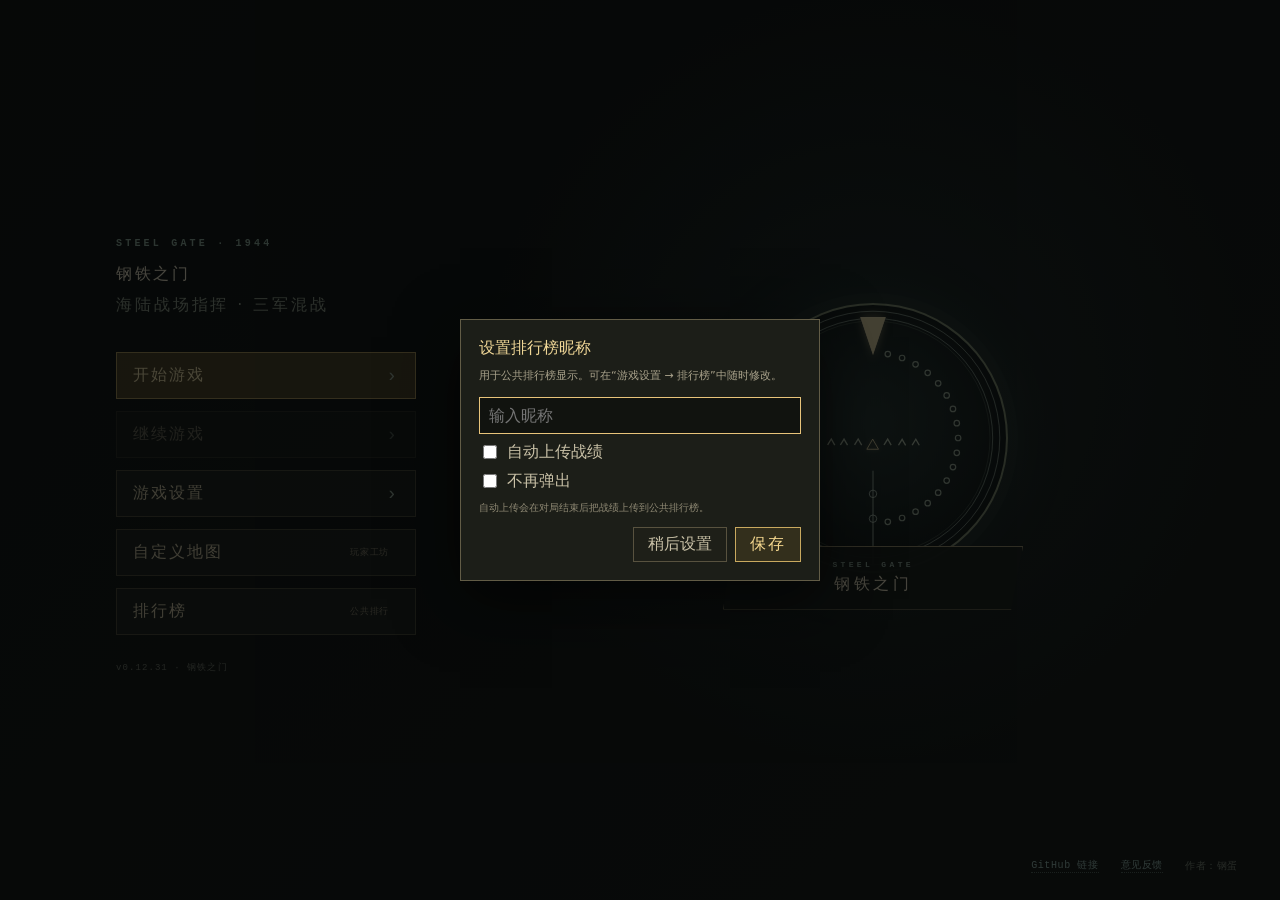
<file: index.html>
<!DOCTYPE html>
<html lang="zh-CN">
<head>
<meta charset="utf-8">
<meta name="viewport" content="width=device-width,initial-scale=1">
<title>钢铁之门</title>
<link rel="icon" type="image/png" href="favicon.png?v=0.12.31">
<link rel="stylesheet" href="css/style.css?v=0.12.31">
</head>
<body>
<div id="app">
  <canvas id="world"></canvas>
  <canvas id="overlay"></canvas>
  <div id="vignette"></div>
  <div id="boot">
    <div class="boot-mark"></div>
    <div class="boot-title">钢铁之门</div>
    <div class="boot-sub">正在测绘作战区域 · 2 km × 2 km</div>
    <div class="boot-bar"><i></i></div>
  </div>

  <header id="topbar">
    <div class="brand">
      <span class="emblem"></span>
      <div class="brand-text">
        <b>钢铁之门</b>
        <small>STEEL GATE · 1944 西欧战场</small>
      </div>
    </div>
    <div class="mission">
      <span class="tag" id="mission-tag">车轮战</span>
      <span id="objective">三军混战 · 无限重生</span>
    </div>
    <div class="status">
      <div class="team-chips">
        <span class="tchip blue"><i>蓝</i><b id="count-blue">6</b><em id="score-blue" title="可用分数余额（购买抽卡后减少）">0</em></span>
        <span class="tchip red"><i>红</i><b id="count-red">6</b><em id="score-red" title="可用分数余额">0</em></span>
        <span class="tchip green"><i>绿</i><b id="count-green">6</b><em id="score-green" title="可用分数余额">0</em></span>
      </div>
      <div id="company" title="连队经验：升级抽取卡片">
        <span id="co-lv">Lv.1</span>
        <span id="co-catchup" class="hidden" title="等级落后时获得的后追经验加成">后追 +0%</span>
        <div class="xp"><i id="co-xp"></i></div>
        <span id="co-xp-text">0/150</span>
      </div>
      <span class="clock" id="clock">00:00</span>
      <button id="btn-help" class="icon-btn" title="帮助（H）">?</button>
      <button id="btn-menu" class="icon-btn" title="作战菜单（暂停）">≡</button>
    </div>
  </header>

  <div id="yellow-hud" class="yellow-hud hidden">
    <div class="yh-head"><span>黄圈</span><b id="yh-time">2:30</b></div>
    <div class="yh-bars">
      <div class="yh-side blue"><i>蓝</i><div class="yh-track"><span id="yh-fill-blue"></span></div><b id="yh-xp-blue">0</b></div>
      <div class="yh-side red"><i>红</i><div class="yh-track"><span id="yh-fill-red"></span></div><b id="yh-xp-red">0</b></div>
      <div class="yh-side green"><i>绿</i><div class="yh-track"><span id="yh-fill-green"></span></div><b id="yh-xp-green">0</b></div>
    </div>
    <div id="yh-status" class="yh-status">无人控制</div>
  </div>

  <div id="naval-hud" class="naval-hud hidden">
    <span>通讯塔 <b id="nh-towers">0/3</b></span>
    <span>雷达 <b id="nh-radar">无</b></span>
    <span id="nh-scan">广域搜索 —</span>
  </div>

  <div id="defense-hud" class="yellow-hud defense-hud hidden">
    <div class="yh-head"><span>坚守</span><b id="dh-hold">00:00</b></div>
    <div class="dh-main">
      <div class="dh-row"><span id="dh-target">目标 15:00</span><span id="dh-wave">第 1 波 · 准备 01:00</span><span id="dh-status">准备中</span></div>
      <div class="dh-track"><span id="dh-holdfill"></span></div>
      <div class="dh-caprow"><span>敌军占领</span><div class="dh-track dh-cap"><span id="dh-capfill"></span></div><b id="dh-captext">0%</b></div>
    </div>
  </div>

  <div id="boss-hud" class="boss-hud hidden">
    <div id="boss-rows"></div>
  </div>

  <div id="boss-kill-banner" class="boss-kill-banner hidden">
    <div class="bkb-kicker">BOSS 击破</div>
    <div id="bkb-name" class="bkb-name"></div>
    <div id="bkb-rewards" class="bkb-rewards"></div>
  </div>

  <div id="perf-hud" class="perf-hud hidden"></div>

  <button id="draft-alert" class="draft-alert hidden">
    <b>连队晋升</b><span id="draft-alert-text">获得抽卡机会</span><i>点击抽卡</i>
  </button>

  <div id="range-tools" class="hidden">
    <button id="range-console-btn">试验场</button>
    <button id="range-fog-btn">迷雾：关</button>
    <button id="range-pack-btn">测试卡包</button>
    <button id="range-target-btn">标靶卡</button>
    <button id="range-armor-target-btn">装甲标靶</button>
    <button id="range-heavy-target-btn">重坦标靶</button>
    <button id="range-yellow-btn">刷新黄圈</button>
    <button id="range-boss-btn">Boss卡</button>
    <button id="range-enemy-ship-btn">敌舰卡</button>
    <button id="range-enemy-bomber-btn">敌轰炸机卡</button>
    <button id="range-ai-bomb-btn">AI轰炸：关</button>
    <button id="range-clear-btn">清空标靶/单位</button>
  </div>

  <aside id="roster-panel">
    <div class="panel-head"><span>部队清单</span><b id="roster-count">0</b></div>
    <div id="control-groups"></div>
    <div id="roster-list"></div>
    <div class="roster-actions">
      <button id="control-add" type="button" title="把当前选中的部队保存为新编组">+</button>
      <button id="control-auto" type="button" title="按单位类型自动编组">自动编队</button>
    </div>
  </aside>

  <aside id="selpanel">
    <div class="panel-head"><span>已选单位</span><b id="sel-count">0</b></div>

    <div id="sel-detail" class="hidden">
      <div class="dt-head">
        <span class="dt-type" id="d-type">步兵</span>
        <span class="dt-name" id="d-name">步兵1班</span>
      </div>
      <div class="dt-bars">
        <div class="dt-bar"><span>耐久</span><div class="track"><i id="d-hpbar" class="fill hp"></i></div><b id="d-hp">300 / 300</b></div>
        <div class="dt-bar" id="d-stamina-row"><span>体力</span><div class="track"><i id="d-stbar" class="fill st"></i></div></div>
        <div class="dt-bar" id="d-ammo-row"><span>弹药</span><div class="track"><i id="d-ambar" class="fill am"></i></div><b id="d-ammo">500</b></div>
        <div class="dt-bar" id="d-reload-row"><span>装填</span><div class="track"><i id="d-reloadbar" class="fill rl"></i></div><b id="d-reload">100%</b></div>
      </div>
      <div class="dt-stats">
        <div><i>射程</i><b id="d-range">100 m</b></div>
        <div><i>视野</i><b id="d-vision">500 m</b></div>
        <div><i>掩体</i><b id="d-cover">无</b></div>
        <div id="d-state-row" style="display:none"><i>状态</i><b id="d-state">就绪</b></div>
        <div><i>击毁</i><b id="d-kills">0</b></div>
      </div>
      <div class="dt-action-pair">
        <div class="fire-mode-row" id="d-fire-row">
          <span>开火</span>
          <button id="fire-mode-btn" class="fire-mode-btn" type="button" title="切换：自由开火 / 反击 / 停火">自由开火</button>
        </div>
        <div class="fire-mode-row" id="grenade-mode-row">
          <span>手雷</span>
          <button id="grenade-mode-btn" class="fire-mode-btn" type="button" title="切换：自动攻击 / 手动攻击（G键，含火箭筒）">自动攻击</button>
        </div>
      </div>
      <div class="command-actions" id="unit-actions">
        <button id="btn-fire-support" class="ability-btn" type="button">火力压制</button>
        <button id="btn-recon" class="ability-btn" type="button">侦察</button>
        <button id="btn-grenade" class="ability-btn" type="button">投掷/发射</button>
        <button id="btn-sniper-hide" class="ability-btn" type="button">就地隐蔽</button>
        <button id="btn-engineer" class="ability-btn" type="button">构筑工事</button>
      </div>
      <div class="command-actions" id="ship-actions" style="display:none">
        <button id="ship-prewarn-btn" class="ability-btn" type="button">预先瞄准</button>
        <button id="ship-suppress-btn" class="ability-btn" type="button">火力压制</button>
        <button id="ship-stop-btn" class="ability-btn" type="button">停止行动（F）</button>
      </div>
      <div class="fire-mode-row" id="ship-repair-row" style="display:none">
        <span>炮塔维修</span>
        <button id="ship-repair-btn" class="fire-mode-btn" type="button">消耗舰体修复</button>
      </div>
      <div class="engineer-row" id="engineer-row" style="display:none">
        <div class="eng-head"><span>工程作业</span><b id="eng-value">200 / 200</b></div>
        <div class="eng-lay" id="eng-lay" style="display:none"><div class="eng-lay-track"><i id="eng-lay-fill"></i></div><span id="eng-lay-text">布设雷区 0%</span></div>
        <div class="eng-modes">
          <button class="ability-btn eng-mode" data-eng="mine_ap" type="button" title="点击后读条3秒，在工程车周围200m布设反步兵雷区（50工程值）">反步兵雷区</button>
          <button class="ability-btn eng-mode" data-eng="mine_at" type="button" title="点击后读条3秒，在工程车周围200m布设反坦克雷区（50工程值）">反坦克雷区</button>
          <button class="ability-btn eng-mode" data-eng="wire" type="button" title="激活后移动布设；满工程值约800m">铁丝网</button>
          <button class="ability-btn eng-mode" data-eng="hedgehog" type="button" title="激活后移动布设；满工程值约500m">拒马</button>
        </div>
      </div>
      <div class="dt-items" id="d-items"></div>
      <div class="dt-items-label">装备栏 <span>武器系统开发中</span></div>
    </div>

    <div id="sel-list"></div>
    <div id="sel-empty">
      <p>左键点选 · 拖拽框选</p>
      <p>右键移动，双击右键急行军，右键点敌单位发起攻击</p>
    </div>
  </aside>

  <aside id="minimap-panel">
    <div class="panel-head"><span>战术图</span><b>1 : 5000</b></div>
    <canvas id="minimap" width="196" height="196"></canvas>
    <div class="scalebar">
      <span id="scale-label">200 m</span>
      <div id="scale-line"><i></i></div>
    </div>
  </aside>

  <aside id="rightpanels">
    <div id="killfeed"></div>
    <div id="leaderboard">
      <div class="panel-head"><span>分数榜</span><b>TOP 20</b></div>
      <div id="lb-rows"></div>
    </div>
  </aside>

  <div id="draft-queue-wrap" class="draft-queue-wrap hidden">
    <button id="draft-queue" class="draft-queue hidden">抽卡 <b id="draft-count">0</b></button>
    <button id="draft-quick" class="draft-quick hidden" type="button" title="立即随机抽取一张卡，不打开选择界面">快速抽卡</button>
  </div>

  <div id="cardbar">
    <div class="card-side">
      <span>卡包</span>
      <b id="card-count">0/10</b>
      <small>拖动卡片到单位或战场</small>
      <button id="buy-draft" class="buy-draft" title="消耗分数购买一次抽卡机会">卡片增援 <b id="buy-cost">200</b></button>
      <button id="buy-unit" class="buy-draft" title="消耗分数在友军附近召唤一个随机单位">单位增援 <b id="buy-unit-cost">200</b></button>
      <button id="navy-system" class="buy-draft" type="button" title="购买舰船支援卡片">舰船系统</button>
    </div>
    <div id="cards"></div>
    <div class="card-quick-actions">
      <button id="quick-equip" class="quick-card-btn" type="button" title="使用一张装备卡，自动装备到有空位的步兵">快速装备</button>
      <button id="quick-fort" class="quick-card-btn" type="button" title="使用一张工事卡，自动部署到有空位的强化工事区">快速工事</button>
      <button id="quick-deploy" class="quick-card-btn deploy" type="button" title="使用一张单位卡，在友军附近快速部署">快速部署</button>
    </div>
    <div id="discard" title="把卡片或装备拖到这里丢弃">
      <span>✕</span>
      <small>丢弃</small>
    </div>
  </div>

  <div id="system-dock" class="hidden">
    <div class="system-tabs">
      <button class="system-tab" type="button" data-system="bomber">轰炸机系统</button>
      <button class="system-tab active" type="button" data-system="ship">舰船系统</button>
    </div>
    <section id="air-system" class="hidden">
      <div class="air-head">
        <div>
          <b>B-17 空中堡垒编队</b>
          <small id="air-state">基地待命</small>
          <em id="air-state-sub">请先配备飞机</em>
        </div>
        <span class="air-head-mark">AIR</span>
      </div>
      <div id="air-roster" class="air-roster"><div class="air-none">编队为空 · 点击配备卡组建编队</div></div>
      <div class="air-cards">
        <div class="air-card" id="air-card-config" role="button" tabindex="0">
          <b>轰炸机配备</b><small id="air-card-config-sub">机库 / 编队 / 预设</small>
          <span class="air-card-mark">CFG</span>
        </div>
        <div class="air-card" id="air-card-strike" role="button" tabindex="0" draggable="true">
          <b>轰炸机出击</b><small id="air-card-strike-sub">点击后在地图设定轰炸线</small>
          <em id="air-card-strike-budget">补给预算 0</em>
          <span class="air-card-mark">BMB</span>
        </div>
        <div class="air-card" id="air-card-return" role="button" tabindex="0">
          <b>紧急返航</b><small id="air-card-return-sub">取消任务 / 立即脱离</small>
          <span class="air-card-mark">RTB</span>
        </div>
      </div>
    </section>
    <section id="ship-system">
      <div class="air-head">
        <div>
          <b>舰船火力编队</b>
          <small>舰炮支援</small>
          <em>点击下方卡片呼叫舰船支援</em>
        </div>
        <span class="air-head-mark">SEA</span>
      </div>
      <div id="navy-cards"></div>
    </section>
  </div>

  <div id="bomber-config" class="overlay hidden">
    <div class="sheet bomber-sheet">
      <div class="sheet-head">
        <span class="stamp">空中</span>
        <div>
          <h1>轰炸机配备</h1>
          <p class="sub">左键购买 · 右键直接装备到 1 号机（依序） · 卡片槽拖拽可调整</p>
        </div>
        <button id="bomber-config-close" class="icon-btn" type="button">×</button>
      </div>
      <div class="bomber-config-body">
        <div class="bomber-presets">
          <span>预设配备</span>
          <button type="button" data-bomber-preset="incendiary">5架 · 300lb燃烧</button>
          <button type="button" data-bomber-preset="lb500">5架 · 500lb</button>
          <button type="button" data-bomber-preset="lb1000">5架 · 1000lb</button>
          <button type="button" data-bomber-preset="lb2000">5架 · 2000lb</button>
          <button type="button" id="bomber-save-preset">保存当前方案</button>
          <button type="button" data-bomber-preset="custom" id="bomber-preset-custom">上次保存方案</button>
          <em id="bomber-preset-current">未选择预设</em>
        </div>
        <section class="bomber-buy">
          <div class="bomber-pane-head"><span>购买栏</span><b id="bomber-config-score">可用分数 0</b></div>
          <div class="bomber-buy-list">
            <button class="bomber-buy-btn plane" type="button" draggable="true" data-drag-kind="shopplane" data-buy-plane="1">
              <span class="bomber-buy-icon plane"><img src="assets/b17-dxf-blue.png" alt=""></span>
              <span><b>B-17 空中堡垒</b><small>1500 分数</small></span>
            </button>
            <button class="bomber-buy-btn" type="button" draggable="true" data-drag-kind="shopbomb" data-bomb-type="lb500" data-buy-bomb="lb500">
              <span class="bomber-buy-icon bomb"></span>
              <span><b>500lb 航弹</b><small>500 分数</small></span>
            </button>
            <button class="bomber-buy-btn" type="button" draggable="true" data-drag-kind="shopbomb" data-bomb-type="lb1000" data-buy-bomb="lb1000">
              <span class="bomber-buy-icon bomb"></span>
              <span><b>1000lb 航弹</b><small>500 分数</small></span>
            </button>
            <button class="bomber-buy-btn" type="button" draggable="true" data-drag-kind="shopbomb" data-bomb-type="lb2000" data-buy-bomb="lb2000">
              <span class="bomber-buy-icon bomb"></span>
              <span><b>2000lb 航弹</b><small>500 分数</small></span>
            </button>
            <button class="bomber-buy-btn" type="button" draggable="true" data-drag-kind="shopbomb" data-bomb-type="incendiary" data-buy-bomb="incendiary">
              <span class="bomber-buy-icon burn"></span>
              <span><b>300lb 燃烧弹</b><small>500 分数</small></span>
            </button>
          </div>
          <p class="tip">左键购买进入机库；右键购买并直接装备到 1 号机（1号满则依序找下一架）。卡片槽支持拖拽调整投弹顺序。</p>
        </section>
        <section class="bomber-right">
          <div class="bomber-pane-head"><span>编组栏</span><small>最多 5 架 · 从左到右投弹</small></div>
          <div id="bomber-slots" class="bomber-slots"></div>
          <div class="bomber-pane-head hangar"><span>机库</span><small>拖动飞机或航弹卡片</small></div>
          <div id="bomber-hangar" class="bomber-hangar"></div>
        </section>
      </div>
    </div>
  </div>

  <div id="naval-shop" class="overlay hidden">
    <div class="sheet">
      <div class="sheet-head">
        <span class="stamp">海军</span>
        <div>
          <h1>舰船系统</h1>
          <p class="sub">仅限购买，不进入普通抽卡池</p>
        </div>
        <button id="naval-shop-close" class="icon-btn">×</button>
      </div>
      <div class="sheet-body">
        <div id="naval-shop-list" class="test-card-grid"></div>
        <p class="tip">战舰支援需要至少一座己方通讯塔；舰炮轰击需要通讯塔、水上飞机侦察圈或近岸支援。</p>
      </div>
    </div>
  </div>

  <div id="range-console" class="overlay hidden">    <div class="sheet range-sheet">
      <div class="sheet-head">
        <span class="stamp">试验场</span>
        <div>
          <h1>占领区一览</h1>
          <p class="sub">6 处代表占领区：灌木 / 树林 / 村庄 / 城镇 / 工事</p>
        </div>
        <button id="range-console-close" class="icon-btn">×</button>
      </div>
      <div class="sheet-body">
        <div id="range-zones" class="range-zones"></div>
      </div>
    </div>
  </div>

  <div id="test-pack" class="overlay hidden">
    <div class="sheet test-pack-sheet">
      <div class="sheet-head">
        <span class="stamp">测试</span>
        <div>
          <h1>测试卡包</h1>
          <p class="sub">无限取用 · 当前所有卡片 · 点击取用后返回战场</p>
        </div>
        <button id="test-pack-close" class="icon-btn">×</button>
      </div>
      <div class="sheet-body" id="test-pack-body"></div>
    </div>
  </div>

  <div id="toasts"></div>
  <footer id="hint">左键选择 · 右键移动 · 双击右键急行军 · 空格暂停 · H 帮助</footer>

  <!-- 主菜单 -->
  <div id="main-menu" class="overlay main-menu">
    <div class="main-menu-grid">
      <div class="main-menu-nav">
        <div class="main-menu-eyebrow">STEEL GATE · 1944</div>
        <h1 class="main-menu-heading">钢铁之门</h1>
        <p class="main-menu-sub">海陆战场指挥 · 三军混战</p>
        <div class="main-menu-buttons">
          <button id="mm-start" type="button" class="mm-btn primary">开始游戏 <span>›</span></button>
          <button id="mm-continue" type="button" class="mm-btn">继续游戏 <span>›</span></button>
          <button id="mm-settings" type="button" class="mm-btn">游戏设置 <span>›</span></button>
          <button id="mm-custom" type="button" class="mm-btn">自定义地图 <small>玩家工坊</small></button>
          <button id="mm-leaderboard" type="button" class="mm-btn">排行榜 <small>公共排行</small></button>
        </div>
        <p class="main-menu-version">v0.12.31 · 钢铁之门</p>
      </div>
      <div class="main-menu-emblem" aria-hidden="true">
        <div class="emblem-ring">
          <svg class="emblem-sight" viewBox="0 0 300 300" aria-hidden="true">
            <circle cx="150" cy="150" r="135" class="sight-rim"/>
            <circle cx="150" cy="150" r="143" class="sight-rim"/>
            <circle cx="150" cy="150" r="132" class="sight-rim inner"/>
            <path d="M136 10 H164 L150 38 Z" class="sight-pointer" transform="matrix(0.99041129,0,0,1.4719658,1.4383068,-0.58983265)"/>
            <g class="sight-dots mg-scale">
              <circle cx="79.3" cy="79.3" r="3.2"/>
              <circle cx="69.1" cy="91.2" r="3.2"/>
              <circle cx="60.9" cy="104.6" r="3.2"/>
              <circle cx="54.9" cy="119.1" r="3.2"/>
              <circle cx="51.2" cy="134.1" r="3.2"/>
              <circle cx="50" cy="150" r="3.2"/>
              <circle cx="51.2" cy="165.9" r="3.2"/>
              <circle cx="54.9" cy="180.9" r="3.2"/>
              <circle cx="60.9" cy="195.4" r="3.2"/>
              <circle cx="69.1" cy="208.8" r="3.2"/>
              <circle cx="79.3" cy="220.7" r="3.2"/>
            </g>
            <g class="sight-dots main-scale">
              <circle cx="166.7" cy="55.4" r="3.1"/>
              <circle cx="182.8" cy="59.8" r="3.1"/>
              <circle cx="198" cy="66.9" r="3.1"/>
              <circle cx="211.7" cy="76.5" r="3.1"/>
              <circle cx="223.5" cy="88.3" r="3.1"/>
              <circle cx="233.1" cy="102" r="3.1"/>
              <circle cx="240.2" cy="117.2" r="3.1"/>
              <circle cx="244.5" cy="133.3" r="3.1"/>
              <circle cx="246" cy="150" r="3.1"/>
              <circle cx="244.5" cy="166.7" r="3.1"/>
              <circle cx="240.2" cy="182.8" r="3.1"/>
              <circle cx="233.1" cy="198" r="3.1"/>
              <circle cx="223.5" cy="211.7" r="3.1"/>
              <circle cx="211.7" cy="223.5" r="3.1"/>
              <circle cx="198" cy="233.1" r="3.1"/>
              <circle cx="182.8" cy="240.2" r="3.1"/>
              <circle cx="166.7" cy="244.5" r="3.1"/>
            </g>
            <g class="sight-chevrons">
              <path d="M129.58 157.21 l3.71 -6.06 l3.57 6.2"/>
              <path d="M113.63 157.28 l3.71 -6.06 l3.57 6.2"/>
              <path d="M99.23 157.18 l3.71 -6.06 l3.57 6.2"/>
              <path d="M162.85 157.23 l3.71 -6.06 l3.57 6.2"/>
              <path d="M179.15 157.52 l3.71 -6.06 l3.57 6.2"/>
              <path d="M194.56 157.43 l3.71 -6.06 l3.57 6.2"/>
            </g>
            <path d="M150 142 L140 164 H160 Z" class="sight-aim" transform="matrix(0.65786213,0,0,0.51961549,50.962609,77.471436)"/>
            <path d="M150 186.87 V292" class="sight-line"/>
            <circle cx="150" cy="213" r="4.2" class="sight-dot"/>
            <circle cx="150" cy="241" r="4.2" class="sight-dot"/>
          </svg>
        </div>
        <div class="emblem-plaque">
          <span>STEEL GATE</span>
          <b>钢铁之门</b>
        </div>
      </div>
    </div>
    <footer class="main-menu-footer">
      <a href="https://github.com/SteelEgg9527/Steel-Gate" target="_blank" rel="noopener">GitHub 链接</a>
      <a href="https://github.com/SteelEgg9527/Steel-Gate/issues" target="_blank" rel="noopener">意见反馈</a>
      <span>作者：钢蛋</span>
    </footer>
  </div>

  <!-- 自定义地图 -->
  <div id="custom-maps" class="overlay hidden">
    <div class="sheet custom-sheet">
      <div class="sheet-head">
        <div>
          <div class="sheet-kicker">CUSTOM MAPS · LOCAL</div>
          <h1>自定义地图</h1>
          <p class="sheet-sub">只保存在本机，不进入正式地图池。可混战或背水一战游玩。</p>
        </div>
        <button id="custom-close" class="menu-return" type="button">关闭</button>
      </div>
      <div class="sheet-body">
        <div class="custom-actions">
          <button id="custom-new" class="primary" type="button">新建地图</button>
          <button id="custom-import" type="button">导入地图文件</button>
          <input id="custom-file" type="file" accept=".json,application/json" style="display:none">
        </div>
        <div id="custom-map-list" class="custom-map-list"></div>
        <p class="custom-note">导出的 .steelmap.json 可以发给作者，由作者决定是否收录为正式地图。</p>
      </div>
    </div>
  </div>

  <!-- 内置地图编辑器 -->
  <div id="map-editor" class="overlay hidden">
    <div class="sheet custom-editor-sheet">
      <div class="sheet-head">
        <div>
          <div class="sheet-kicker">MAP EDITOR · LOCAL</div>
          <h1>地图编辑器</h1>
          <p class="sheet-sub">画完后保存到自定义地图，不会修改正式地图。</p>
        </div>
        <button id="editor-close" class="menu-return" type="button">关闭</button>
      </div>
      <iframe id="custom-editor-frame" title="自定义地图编辑器"></iframe>
      <div class="sheet-foot custom-editor-foot">
        <span id="editor-status" class="custom-editor-status">参考图不会写入地图文件</span>
        <button id="editor-export" type="button">导出地图文件</button>
        <button id="editor-save" type="button">保存到自定义地图</button>
        <button id="editor-play" class="primary" type="button">保存并游玩</button>
      </div>
    </div>
  </div>

  <!-- 近期战绩 -->
  <div id="recent-results" class="overlay hidden">
    <div class="sheet recent-sheet">
      <div class="sheet-head">
        <div>
          <div class="sheet-kicker">AFTER ACTION · RECENT</div>
          <h2>近期战绩</h2>
          <p class="sheet-sub">本机保存的最近对局记录</p>
        </div>
        <button id="recent-results-close" class="icon-btn" type="button">×</button>
      </div>
      <div class="sheet-body recent-body" id="recent-results-list"></div>
    </div>
  </div>

  <!-- 作战部署 / 全屏模式选择 -->
  <div id="briefing" class="overlay deploy-screen">
    <div class="deploy-shell">
      <header class="deploy-top">
        <button id="deploy-back" class="deploy-back" type="button">‹ 返回主界面</button>
        <div class="deploy-heading">
          <span>OPERATION DEPLOYMENT · 1944</span>
          <h1 id="brief-title">作战部署</h1>
          <p id="brief-sub">选择模式、战场与难度</p>
        </div>
        <div class="deploy-stamp"><span id="brief-stamp">车轮战</span></div>
      </header>
      <div class="deploy-main">
        <aside class="deploy-left">
          <section class="deploy-section">
            <div class="deploy-label"><span>01</span>模式</div>
            <div id="mode-buttons" class="deploy-options"></div>
            <span id="mode-current" class="deploy-current"></span>
          </section>
          <section class="deploy-section">
            <div class="deploy-label"><span>02</span>战场</div>
            <div id="map-buttons" class="deploy-map-grid"></div>
            <span id="map-current" class="deploy-current"></span>
          </section>
          <section class="deploy-section" id="difficulty-pick">
            <div class="deploy-label"><span>03</span>难度</div>
            <div id="difficulty-buttons" class="deploy-options"></div>
            <span id="difficulty-current" class="deploy-current"></span>
          </section>
        </aside>
        <section class="deploy-right">
          <div class="deploy-brief-card">
            <div class="deploy-minimap-wrap">
              <canvas id="deploy-minimap" width="220" height="220"></canvas>
              <span id="deploy-minimap-label">战术图</span>
            </div>
            <div class="deploy-brief-head">
              <h2>作战简报</h2>
              <span id="mode-desc"></span>
            </div>
            <div id="brief-copy" class="brief deploy-brief-copy"></div>
          </div>
        </section>
      </div>
      <footer class="deploy-foot">
        <button id="btn-start" class="primary deploy-start" type="button">开始作战</button>
      </footer>
    </div>
  </div>

  <!-- 替换已满阵地的工事 -->
  <div id="fort-replace" class="overlay hidden">
    <div class="sheet narrow">
      <div class="sheet-head">
        <span class="stamp">阵地已满</span>
        <div>
          <h1>替换工事</h1>
          <p class="sub">选择要拆除并替换的现有工事</p>
        </div>
      </div>
      <div class="sheet-body">
        <div id="fort-replace-list" class="fort-replace-list"></div>
      </div>
      <div class="sheet-foot">
        <button id="fort-replace-cancel" class="menu-return">取消</button>
      </div>
    </div>
  </div>

  <!-- 帮助 -->
  <div id="help" class="overlay hidden">
    <div class="sheet narrow">
      <div class="sheet-head">
        <div>
          <h1>操作 · 单位 · 海战</h1>
          <p class="sub">混战 / 背水一战 · 地图决定陆战或海战 · F 停止 · H 帮助 · Esc 菜单</p>
        </div>
        <button id="btn-help-close" class="icon-btn">×</button>
      </div>
            <div class="sheet-body">
        <p class="tip">核心操作：左键选择，右键移动/攻击，F 停止，空格暂停，Esc 打开或关闭菜单。卡牌拖到单位或地图上使用。</p>
        <div class="cols">
          <div>
            <h3>基础操作</h3>
            <ul class="keys">
              <li><b>左键 / 拖拽</b><span>选择单位 / 框选</span></li>
              <li><b>Shift + 左键</b><span>追加或取消选择</span></li>
              <li><b>右键</b><span>移动 / 攻击；双击右键步兵急行军</span></li>
              <li><b>Shift + 右键</b><span>指挥车侦察、工兵野战工事、狙击隐蔽、火炮压制、火箭炮齐射</span></li>
              <li><b>F / X</b><span>停止选中单位；选中战舰时停止移动、预瞄、压制和火箭齐射</span></li>
              <li><b>空格 / Esc</b><span>暂停；Esc 打开或关闭作战菜单</span></li>
              <li><b>WASD / 滚轮 / 中键</b><span>移动镜头 / 缩放 / 拖拽平移</span></li>
              <li><b>H / F3 / Ctrl+A</b><span>帮助 / 性能面板 / 全选我军</span></li>
              <li><b>菜单 ≡</b><span>继续、重开、存档、结算、设置；设置内可调射程圈和音效</span></li>
            </ul>
            <h3>陆战机制</h3>
            <ul class="keys">
              <li><b>黄圈</b><span>圈内净优势持续获得黄圈经验与花费分数；黄圈经验独立累计，同时提供连队经验；率先达到 100,000 获胜</span></li>
              <li><b>占领区</b><span>单位进入并保持 3 秒即可占领；村庄、林地、堡垒提供掩体和持续经验/分数</span></li>
              <li><b>掩体</b><span>树林、村庄、工事降低受伤并提高闪避；高地增加射程</span></li>
              <li><b>地形与道路</b><span>河流和森林降低速度；规划水域不可通行，桥梁可跨水；非步兵陆军沿公路获得行军加速</span></li>
              <li><b>拖拽火炮</b><span>反坦克炮、火炮、重炮行军时显示拖车，架设完成后拖车消失，仍按单个单位计算</span></li>
              <li><b>隐蔽</b><span>步兵在灌木/树林停火 1 秒隐蔽；伪装服可进入幽灵状态</span></li>
              <li><b>侦察</b><span>指挥车建立持续侦察圈；侦察机提供 20 秒侦察区</span></li>
              <li><b>成长</b><span>连队经验与累计分数为 2.5 倍；升级获得抽卡，花费分数可购买额外抽卡；黄圈经验独立累计并提供连队经验</span></li>
              <li><b>工事</b><span>工兵步兵在已占领区构筑强化工事；工事可部署碉堡、迫击炮、反坦克炮、88 炮</span></li>
              <li><b>穿甲</b><span>穿甲不足无法击穿装甲；穿甲超过装甲等级越多，伤害越高；直射武器有概率造成致命一击；100mm以上火炮直击强制穿甲</span></li>
              <li><b>工事状态</b><span>地图显示“工事残骸”“修复中 XX%”和“已摧毁”；工兵或工程车修复残骸时显示进度</span></li>
              <li><b>工事补给</b><span>未摧毁的工事区可被补给圈恢复；工事区被摧毁后只能由工兵或工程车修复，恢复后其中武器残骸可由补给圈逐一恢复</span></li>
              <li><b>工程车</b><span>反步兵/反坦克雷区为点击式：点击按钮开始3秒读条，完成后以工程车为中心布设半径200m雷区，单价50工程值（满值4片）；移动会中断；铁丝网/拒马为激活后移动布设，满值约1500m/1000m；工程车可构筑强化工事</span></li>
            </ul>
          </div>
          <div>
            <h3>海战系统</h3>
            <ul class="keys">
              <li><b>地图</b><span>5km 海陆地图；3 座通讯塔、1 座雷达站、8 个海岸基地</span></li>
              <li><b>通讯塔</b><span>可占领、摧毁、修复；提供舰炮校射与装填加成；没有通讯塔时舰炮压制不能对陆地使用</span></li>
              <li><b>雷达</b><span>扫描半径3.5km；旋转3圈约60秒，之后冷却30秒；扫描线后方30°扇区点亮单位8秒，并保留最后位置1分钟</span></li>
              <li><b>海岸基地</b><span>占领后获得 406mm 岸防炮；基地需工兵步兵强化后才能部署其他工事武器</span></li>
              <li><b>406mm 岸防炮</b><span>射程 2km、散布 500m、溅射 300m、对舰 1000 伤害、18 秒装填，只对海</span></li>
              <li><b>战舰视野</b><span>1000m，并共享全部友军视野</span></li>
              <li><b>主炮</b><span>自动攻击射程内被友军发现的敌方战舰；不主动攻击地面</span></li>
              <li><b>其他舰炮</b><span>副炮、37mm、20mm 自动攻击地面单位、工事、海岸基地和岸防炮；37mm/20mm 为直射弹道，不显示抛物线</span></li>
              <li><b>压制时的空闲炮塔</b><span>射程外的炮塔会自动寻找射程和视野内目标，不再空转</span></li>
              <li><b>近岸支援</b><span>离岸 500m 内；每次开火 8% 概率暴露 5 秒，敌方优先攻击</span></li>
              <li><b>舰炮压制</b><span>持续 5 分钟；预瞄圈上使用可加速校射；F 停止</span></li>
              <li><b>校射</b><span>约 10 次射击完成，击毁目标加快；校射完成后进入效力射</span></li>
              <li><b>射程圈</b><span>选中战舰显示主炮、副炮、防空圈；工事和岸防炮显示自身射程圈；可在设置中关闭</span></li>
            </ul>
            <h3>卡包与装备</h3>
            <ul class="keys">
              <li><b>抽卡</b><span>升级后从 5 张候选选 1 张；花费分数可购买额外抽卡</span></li>
              <li><b>单位 / 装备 / 工事包</b><span>自动开出对应卡片</span></li>
              <li><b>支援卡</b><span>补给站、空袭、炮火压制、侦察机、制空盘旋</span></li>
              <li><b>步兵装备</b><span>MG42、迫击炮、火箭筒、狙击小组、伪装服、医疗包、工兵装备</span></li>
              <li><b>工事卡</b><span>机枪碉堡、迫击炮阵地、反坦克炮阵地、88 防空炮阵地</span></li>
              <li><b>舰船快捷卡</b><span>战舰增援 2500（每次 +50%，AI 同样需要通讯塔和花费分数）、预先瞄准、舰炮压制、水上飞机、舰船补给 500；战舰增援卡拖到地图后，舰船会前往该位置，陆地目标自动落到离岸约300m海面</span></li>
            </ul>
          </div>
        </div>
        <h3>战舰武器</h3>
        <table class="stats">
          <thead><tr><th>武器</th><th>数量</th><th>射程</th><th>伤害</th><th>溅射</th><th>散布</th><th>装填</th></tr></thead>
          <tbody>
            <tr><td>203mm 主炮</td><td>4</td><td>3km</td><td>550</td><td>250m</td><td>520</td><td>24s</td></tr>
            <tr><td>105mm 副炮</td><td>6</td><td>1.5km</td><td>180</td><td>160m</td><td>260</td><td>8s</td></tr>
            <tr><td>37mm 防空炮</td><td>6</td><td>对空 800 / 对地 500</td><td>35</td><td>46m</td><td>50</td><td>0.6s</td></tr>
            <tr><td>20mm 机关炮</td><td>10</td><td>对空 600 / 对地 400</td><td>14</td><td>30m</td><td>30</td><td>0.22s</td></tr>
          </tbody>
        </table>
        <h3>地面单位</h3>
        <table class="stats">
          <thead><tr><th>单位</th><th>视野</th><th>射程</th><th>耐久</th><th>速度</th></tr></thead>
          <tbody>
            <tr><td>步兵班</td><td>350m</td><td>180m</td><td>300</td><td>7.2m/s</td></tr>
            <tr><td>装甲车</td><td>200m</td><td>180m</td><td>300</td><td>14m/s</td></tr>
            <tr><td>中型坦克</td><td>200m</td><td>220m</td><td>400</td><td>13m/s（加速2.8s）</td></tr>
            <tr><td>重型坦克</td><td>200m</td><td>250m</td><td>520</td><td>11.5m/s（加速3.6s）</td></tr>
            <tr><td>防空车</td><td>250m</td><td>190m / 对空 600m</td><td>250</td><td>14m/s</td></tr>
            <tr><td>轻型反坦克炮</td><td>250m</td><td>250m</td><td>90</td><td>14m/s</td></tr>
            <tr><td>火炮</td><td>250m</td><td>1800m</td><td>65</td><td>14m/s</td></tr>
            <tr><td>重型火炮</td><td>250m</td><td>2000m</td><td>85</td><td>14m/s</td></tr>
            <tr><td>自行火箭炮</td><td>200m</td><td>1800m</td><td>150</td><td>10m/s</td></tr>
            <tr><td>指挥车</td><td>450m</td><td>—</td><td>150</td><td>15m/s</td></tr>
            <tr><td>工程车</td><td>240m</td><td>—</td><td>220</td><td>14m/s</td></tr>
          </tbody>
        </table>
        <p class="tip">步兵可携带 6 件装备；火箭筒 2 发；迫击炮溅射 90m；狙击对步兵 400m/150，对装甲 300m，对装甲车 75，对中坦 35；火炮溅射 100m，重炮 120m。装甲车对步兵时机炮和 MG42 并列机枪交替射击，机炮本身也可直接打步兵；MG42 射程 200m。轻型反坦克炮移动后需架设 1 秒。玩家连队经验与累计分数为 2.5 倍；黄圈经验独立累计并提供连队经验。</p>
      </div>
    </div>
  </div>

  <!-- 升级抽卡 -->
  <div id="draft" class="overlay hidden">
    <div class="draft-box">
      <div class="draft-head">
        <span class="tag">连队晋升</span>
        <h2>选择一张卡片加入卡包</h2>
        <p>其余候选卡将被弃置</p>
        <button id="draft-later" class="draft-later">稍后再选</button>
      </div>
      <div id="draft-cards"></div>
    </div>
  </div>

  <!-- 结果 -->
  <div id="result" class="overlay hidden">
    <div class="sheet narrow">
      <div class="sheet-head">
        <div>
          <h1 id="result-title">战斗结束</h1>
          <p class="sub" id="result-reason"></p>
        </div>
      </div>
      <div class="sheet-body">
        <div class="result-grid">
          <div><i>作战用时</i><b id="res-time">00:00</b></div>
          <div><i>击毁敌军</i><b id="res-kills">0</b></div>
          <div><i>我方损失</i><b id="res-losses">0</b></div>
          <div><i title="蓝队本局累计获得，不扣除购买抽卡的消耗">累计分数</i><b id="res-earned">0</b></div>
          <div><i>黄圈经验</i><b id="res-yellow">0</b></div>
        </div>
        <div class="result-lb">
          <div class="result-lb-head">单位分数榜 <b>TOP 20</b></div>
          <div id="result-lb-rows"></div>
        </div>
      </div>
      <div class="sheet-foot">
        <span class="hintkey">R 重新开始</span>
        <button id="btn-again" class="primary">再战一次</button>
        <button id="btn-menu-result" class="menu-return">返回主菜单</button>
      </div>
    </div>
  </div>

  <div id="game-menu" class="game-menu hidden">
    <div class="gm-head"><span>作战菜单</span><button id="gm-close" type="button">×</button></div>
    <button id="gm-resume" type="button">继续游戏</button>
    <button id="gm-restart" type="button">重新开始</button>
    <button id="gm-save" type="button">保存游戏</button>
    <button id="gm-load" type="button">读取游戏</button>
    <button id="gm-settle" type="button">主动结算</button>
    <button id="gm-mainmenu" type="button">回到主菜单</button>
    <button id="gm-settings" type="button">设置</button>
    <p class="gm-tip">游戏已暂停</p>
    <div class="credit-footer compact">
      <div class="credit-links">
        <a href="https://github.com/SteelEgg9527/Steel-Gate" target="_blank" rel="noopener">GitHub 项目</a>
        <span>·</span>
        <a href="https://github.com/SteelEgg9527/Steel-Gate/issues" target="_blank" rel="noopener">提交意见</a>
      </div>
      <div class="credit-author">作者：钢蛋</div>
    </div>
  </div>

  <div id="settings-panel" class="settings-panel hidden">
    <div class="settings-card">
      <div class="settings-head"><span>设置</span><button id="settings-close" type="button">×</button></div>
      <p class="settings-sync-note">主界面与局内设置同步保存并即时生效</p>
      <div class="settings-section">显示设置</div>
      <label class="settings-row"><span>战舰射程圈</span><input id="set-range-enabled" type="checkbox" checked></label>
      <label class="settings-row"><span>主炮射程圈</span><input id="set-range-main" type="checkbox" checked></label>
      <label class="settings-row"><span>副炮射程圈</span><input id="set-range-secondary" type="checkbox" checked></label>
      <label class="settings-row"><span>防空射程圈</span><input id="set-range-aa" type="checkbox" checked></label>
      <label class="settings-row"><span>工事射程圈</span><input id="set-range-fort" type="checkbox" checked></label>
      <label class="settings-row"><span>未选中时保持显示</span><input id="set-range-keep" type="checkbox"></label>
      <div class="settings-section">界面设置</div>
      <label class="settings-row"><span>自动适配分辨率</span><input id="set-ui-auto" type="checkbox" checked></label>
      <label class="settings-slider"><span>界面大小 <b id="set-ui-scale-val">100%</b></span><input id="set-ui-scale" type="range" min="70" max="130" step="5" value="100"></label>
      <div class="settings-section">排行榜</div>
<label class="settings-row"><span>排行榜昵称</span><input id="set-leaderboard-nickname" type="text" maxlength="24" placeholder="未设置" autocomplete="nickname"></label>
<label class="settings-row"><span>自动上传战绩</span><input id="set-auto-upload" type="checkbox"></label>
<p class="settings-sync-note">未设置昵称时进入游戏会询问；自动上传会在对局结束后上传战绩。</p>
<div class="settings-section">音效设置</div>
      <label class="settings-slider"><span>主音量</span><input id="set-audio-master" type="range" min="0" max="1" step="0.05" value="1"></label>
      <label class="settings-slider"><span>炮火音效</span><input id="set-audio-artillery" type="range" min="0" max="1" step="0.05" value="1"></label>
      <label class="settings-slider"><span>爆炸音效</span><input id="set-audio-explosion" type="range" min="0" max="1" step="0.05" value="1"></label>
      <label class="settings-slider"><span>界面音效</span><input id="set-audio-ui" type="range" min="0" max="1" step="0.05" value="1"></label>
    </div>
  </div>

  <div id="pause-badge" class="hidden">已暂停</div>
  <div id="render-error" class="hidden"></div>
  <div id="context-lost" class="hidden">显卡渲染上下文丢失 · 正在恢复…</div>
</div>

<script src="js/util.js?v=0.12.31"></script>
<script src="js/config.js?v=0.12.31"></script>
<script src="js/audio.js?v=0.12.31"></script>
<script src="js/maps.js?v=0.12.31"></script>
<script src="js/maps-plan.js?v=0.12.31"></script>
<script src="js/terrain.js?v=0.12.31"></script>
<script src="js/naval.js?v=0.12.31"></script>
<script src="js/custom-maps.js?v=0.12.31"></script>
<script src="js/game.js?v=0.12.31"></script>
<script src="js/bomber.js?v=0.12.31"></script>
<script src="js/bomber-auto.js?v=0.12.31"></script>
<script src="js/render.js?v=0.12.31"></script>
<script src="js/ui.js?v=0.12.31"></script>
<script src="js/main.js?v=0.12.31"></script>
<script src="js/leaderboard.js?v=0.12.31"></script>
</body>
</html>
</file>
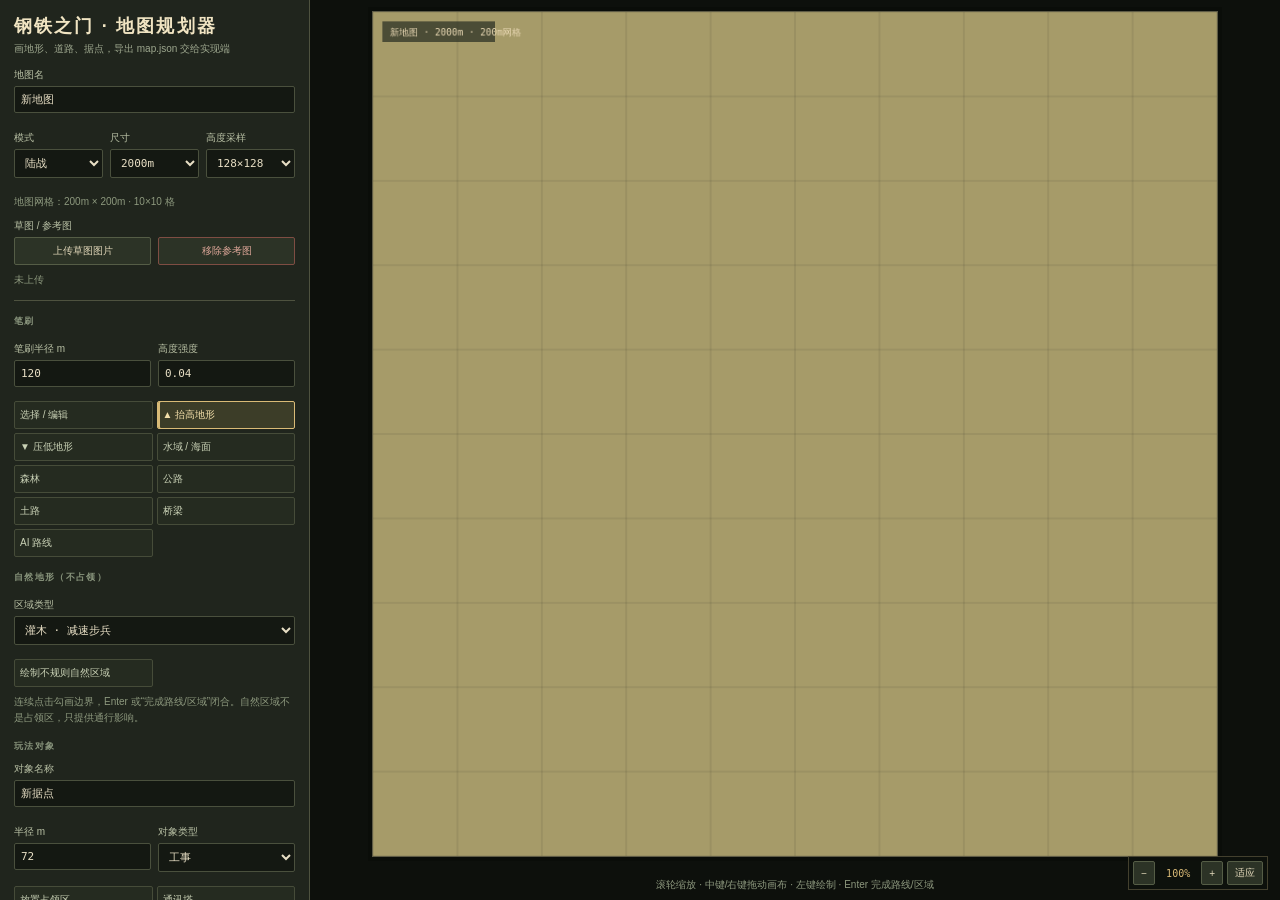
<file: tools/map-planner.html>
<!doctype html>
<html lang="zh-CN">
<head>
<meta charset="utf-8">
<meta name="viewport" content="width=device-width,initial-scale=1">
<title>钢铁之门 · 地图规划器</title>
<style>
  :root{
    --bg:#171a15; --panel:#20251d; --line:#4e523f; --ink:#e8dfc5;
    --dim:#9da78e; --gold:#d9bb77; --blue:#6d9bc4; --red:#c36b5d;
    --green:#83a86f; --water:#4f86a4; --paper:#d8cba9;
  }
  *{box-sizing:border-box}
  html,body{height:100%;margin:0}
  body{background:var(--bg);color:var(--ink);font:12px "Microsoft YaHei","Noto Sans SC",sans-serif;overflow:hidden}
  #app{display:flex;height:100%}
  #sidebar{width:310px;flex:0 0 310px;overflow:auto;background:var(--panel);border-right:1px solid var(--line);padding:14px;scrollbar-width:thin;scrollbar-color:#4a503d #11140f}
  #sidebar::-webkit-scrollbar{width:7px;height:7px}
  #sidebar::-webkit-scrollbar-track{background:#11140f}
  #sidebar::-webkit-scrollbar-thumb{background:#4a503d;border:1px solid #20261c;border-radius:4px}
  #sidebar::-webkit-scrollbar-thumb:hover{background:#6d7659}
  h1{font-size:18px;letter-spacing:.12em;margin:0 0 4px;color:#f0e4c2}
  .sub{color:var(--dim);font-size:10px;margin-bottom:12px}
  .field{margin:9px 0}
  .field label{display:block;color:#b9c1a5;font-size:10px;margin-bottom:4px}
  input,select,textarea{width:100%;background:#141812;border:1px solid #4a503d;color:var(--ink);padding:6px;border-radius:2px;font:11px var(--mono,monospace)}
  input[type=range]{padding:0}
  .row{display:flex;gap:7px}.row>*{flex:1}
  .tools{display:grid;grid-template-columns:1fr 1fr;gap:4px;margin-top:5px}
  .tool{background:#252b20;border:1px solid #464c39;color:#c9d1b5;padding:6px 5px;text-align:left;cursor:pointer;font-size:10px;border-radius:2px}
  .tool:hover{border-color:#b8a46d}
  .tool.on{background:#3c3d28;border-color:var(--gold);color:#f3dfaa;box-shadow:inset 2px 0 0 var(--gold)}
  .group-title{margin:14px 0 5px;color:#87937b;font:700 9px monospace;letter-spacing:.15em;text-transform:uppercase}
  button{background:#2c3326;border:1px solid #555d46;color:#e2d8ba;padding:6px 8px;cursor:pointer;border-radius:2px;font-size:10px}
  button:hover{border-color:var(--gold);color:#fff0bf}
  button.primary{background:#4a4329;border-color:#b79958;color:#f5dfa6}
  .divider{height:1px;background:var(--line);margin:12px 0}
  #main{flex:1;min-width:0;position:relative;overflow:hidden;background:#0d100c}
  #canvasWrap{position:absolute;left:0;top:0;width:600px;height:600px;max-width:none;max-height:none;transform-origin:0 0;will-change:transform}
  #map,#cursorLayer{position:absolute;inset:0;width:100%;height:100%;display:block}
  #map{background:#c7b991;border:1px solid #5e5b45;box-shadow:0 0 0 4px rgba(0,0,0,.18);touch-action:none}
  #cursorLayer{pointer-events:none;z-index:2}
  #hint{position:absolute;left:50%;bottom:8px;transform:translateX(-50%);text-align:center;color:#8e997f;font-size:10px;z-index:4;pointer-events:none;white-space:nowrap}
  #viewbar{position:absolute;right:12px;bottom:10px;display:flex;align-items:center;gap:4px;z-index:5;background:rgba(15,18,13,0.86);border:1px solid rgba(180,164,119,0.32);padding:4px}
  #viewbar button{padding:3px 7px;min-height:24px;font-size:10px}
  #zoomLabel{display:inline-block;min-width:38px;text-align:center;color:#d9bb77;font:10px var(--mono,monospace)}
  #stats{color:#8e997f;font-size:10px;line-height:1.7;margin-top:6px}
  #legend{font-size:10px;color:#aab49a;line-height:1.8}
  .swatch{display:inline-block;width:9px;height:9px;margin-right:4px;vertical-align:-1px}
  #file{display:none}
  .tip{color:#8d997e;font-size:10px;line-height:1.6;margin:7px 0}
  .danger{border-color:#7f4d43;color:#e0a89a}
  #status{min-height:18px;color:#d6c58e;font-size:10px;margin-top:8px}
  @media(max-width:760px){#sidebar{width:240px;flex-basis:240px}#main{padding:8px}}
</style>
</head>
<body>
<div id="app">
  <aside id="sidebar">
    <h1>钢铁之门 · 地图规划器</h1>
    <div class="sub">画地形、道路、据点，导出 map.json 交给实现端</div>

    <div class="field"><label>地图名</label><input id="mapName" value="新地图"></div>
    <div class="row">
      <div class="field"><label>模式</label><select id="mapMode"><option value="land">陆战</option><option value="naval">海战</option></select></div>
      <div class="field"><label>尺寸</label><select id="mapSize"><option value="1000">1000m</option><option value="1500">1500m</option><option value="2000" selected>2000m</option><option value="2500">2500m</option><option value="3000">3000m</option><option value="4000">4000m</option><option value="5000">5000m</option></select></div>
      <div class="field"><label>高度采样</label><select id="heightRes"><option value="64">64×64</option><option value="128" selected>128×128</option><option value="256">256×256</option></select></div>
    </div>
    <div id="gridInfo" class="tip">地图网格：200m × 200m</div>
    <div class="field"><label>草图 / 参考图</label><div class="row"><button id="sketchBtn">上传草图图片</button><button id="sketchClear" class="danger">移除参考图</button></div><input id="file" type="file" accept="image/*"><div id="sketchName" class="tip">未上传</div></div>

    <div class="divider"></div>
    <div class="group-title">笔刷</div>
    <div class="row">
      <div class="field"><label>笔刷半径 m</label><input id="brush" type="number" value="120" min="20" step="10"></div>
      <div class="field"><label>高度强度</label><input id="strength" type="number" value="0.04" min="0.005" max="0.2" step="0.005"></div>
    </div>
    <div class="tools">
      <button class="tool" data-tool="select">选择 / 编辑</button>
      <button class="tool" data-tool="height-up">▲ 抬高地形</button>
      <button class="tool" data-tool="height-down">▼ 压低地形</button>
      <button class="tool" data-tool="water">水域 / 海面</button>
      <button class="tool" data-tool="forest">森林</button>
      <button class="tool" data-tool="road-highway">公路</button>
      <button class="tool" data-tool="road-dirt">土路</button>
      <button class="tool" data-tool="bridge">桥梁</button>
      <button class="tool" data-tool="ai-lane">AI 路线</button>
    </div>

    <div class="group-title">自然地形（不占领）</div>
    <div class="row">
      <div class="field"><label>区域类型</label><select id="terrainKind">
        <option value="bush">灌木 · 减速步兵</option>
        <option value="forest">森林 · 减速载具</option>
        <option value="hill">山地 · 上坡减速</option>
      </select></div>
    </div>
    <div class="tools">
      <button class="tool" data-tool="terrain">绘制不规则自然区域</button>
    </div>
    <p class="tip">连续点击勾画边界，Enter 或“完成路线/区域”闭合。自然区域不是占领区，只提供通行影响。</p>

    <div class="group-title">玩法对象</div>
    <div class="field"><label>对象名称</label><input id="objectName" value="新据点"></div>
    <div class="row">
      <div class="field"><label>半径 m</label><input id="objectRadius" type="number" value="72" min="16" step="4"></div>
      <div class="field"><label>对象类型</label><select id="objectKind">
        <option value="fort">工事</option><option value="village">村庄</option><option value="town">城镇</option>
      </select></div>
    </div>
    <div class="tools">
      <button class="tool" data-tool="zone">放置占领区</button>
      <button class="tool" data-tool="comm">通讯塔</button>
      <button class="tool" data-tool="radar">雷达站</button>
      <button class="tool" data-tool="port">港口</button>
      <button class="tool" data-tool="coastbase">海岸基地</button>
      <button class="tool" data-tool="yellow">黄圈</button>
      <button class="tool" data-tool="spawn-blue">蓝方出生</button>
      <button class="tool" data-tool="spawn-red">红方出生</button>
      <button class="tool" data-tool="spawn-green">绿方出生</button>
      <button class="tool" data-tool="erase">橡皮擦</button>
    </div>

    <div class="divider"></div>
    <div class="row"><button id="finishRoad" class="primary">完成路线/区域（Enter）</button><button id="undo">撤销 Ctrl+Z</button></div>
    <div class="row" style="margin-top:6px"><button id="deleteSelected" class="danger">删除选中（Delete）</button><button id="deselect">取消选择</button></div>
    <div class="row" style="margin-top:6px"><button id="gridBtn">网格开/关</button><button id="contourBtn">等高线开/关</button></div>
    <div class="row" style="margin-top:6px"><button id="export">导出 map.json</button><button id="importBtn">导入 JSON</button></div>
    <div class="row" style="margin-top:6px"><button id="png">导出预览 PNG</button><button id="localSave">保存到本地</button></div>
    <div class="row" style="margin-top:6px"><button id="localLoad">读取本地</button><button id="clear" class="danger">清空画布</button></div>
    <input id="jsonFile" type="file" accept=".json,application/json" style="display:none">
    <div id="status"></div>

    <div class="divider"></div>
    <div class="group-title">图例</div>
    <div id="legend">
      <div><span class="swatch" style="background:#bca77d"></span>高地</div>
      <div><span class="swatch" style="background:#4f86a4"></span>水域</div>
      <div><span class="swatch" style="background:#68865b"></span>森林（自然区域）</div>
      <div><span class="swatch" style="background:#a3ad69"></span>灌木 / 山地（自然区域）</div>
      <div><span class="swatch" style="background:#b4a06f"></span>道路 / 桥梁</div>
      <div><span class="swatch" style="background:#d9bb77"></span>黄圈 / 据点</div>
      <div><span class="swatch" style="background:#6d9bc4"></span>蓝方出生</div>
      <div><span class="swatch" style="background:#c36b5d"></span>红方出生</div>
    </div>
    <div id="stats"></div>
    <p class="tip">操作：左键绘制/放置；道路、AI 路线和自然区域连续点击，按 Enter 或“完成路线/区域”结束；滚轮缩放，中键/右键拖动画布。自然区域不产生占领，只作为通行影响区。</p>
  </aside>
  <main id="main">
    <div id="canvasWrap">
      <canvas id="map" width="900" height="900"></canvas>
      <canvas id="cursorLayer" width="900" height="900"></canvas>
    </div>
    <div id="hint">滚轮缩放 · 中键/右键拖动画布 · 左键绘制 · Enter 完成路线/区域</div>
    <div id="viewbar">
      <button id="zoomOut" type="button" title="缩小">−</button>
      <span id="zoomLabel">100%</span>
      <button id="zoomIn" type="button" title="放大">+</button>
      <button id="zoomFit" type="button">适应</button>
    </div>
  </main>
</div>
<script>
(function(){
  'use strict';
  const canvas = document.getElementById('map');
  const ctx = canvas.getContext('2d');
  const cursorCanvas = document.getElementById('cursorLayer');
  const cctx = cursorCanvas.getContext('2d');
  const W = canvas.width, H = canvas.height;
  const GRID_M = 200;
  const $ = id => document.getElementById(id);

  const state = {
    name: '新地图', mode: 'land', size: 2000, res: 128,
    height: new Float32Array(128 * 128),
    water: [], forests: [], terrainAreas: [], roads: [], bridges: [],
    seaRes: 256, seaMask: new Uint8Array(256 * 256),
    zones: [], sites: [], spawns: { blue: null, red: null, green: null },
    yellow: null, aiLanes: [], background: null, backgroundName: '', seq: 0,
    grid: true, contour: true
  };
  let tool = 'height-up';
  let draft = null;
  let painting = false;
  let selected = null;
  let drag = null;
  let erasing = false;
  let undoStack = [];
  const heightCanvas = document.createElement('canvas');
  const hctx = heightCanvas.getContext('2d');
  const seaCanvas = document.createElement('canvas');
  const sctx = seaCanvas.getContext('2d');
  const seaEdgeCanvas = document.createElement('canvas');
  const ectx = seaEdgeCanvas.getContext('2d');
  let seaPainting = false, lastSeaPt = null;
  const mainEl = $('main');
  const wrapEl = $('canvasWrap');
  const view = { zoom: 1, x: 0, y: 0 };
  let panDrag = null;
  let fitPending = false;

  function applyView(){
    wrapEl.style.transform = 'translate(' + view.x + 'px,' + view.y + 'px) scale(' + view.zoom + ')';
    var label = $('zoomLabel');
    if (label) label.textContent = Math.round(view.zoom * 100) + '%';
  }

  function fitCanvas(){
    if (!mainEl || !wrapEl) return;
    var r = mainEl.getBoundingClientRect();
    var size = Math.max(180, Math.min(r.width - 24, r.height - 54));
    wrapEl.style.width = size + 'px';
    wrapEl.style.height = size + 'px';
    view.zoom = 1;
    view.x = (r.width - size) / 2;
    view.y = (r.height - size - 32) / 2;
    applyView();
  }
  function scheduleFit(){
    if (fitPending) return;
    fitPending = true;
    requestAnimationFrame(function(){ fitPending = false; fitCanvas(); });
  }
  function setZoom(next, cx, cy){
    var r = mainEl.getBoundingClientRect();
    var old = view.zoom;
    next = U_clamp(next, 0.5, 4);
    if (Math.abs(next - old) < 0.001) return;
    if (cx == null) cx = r.width / 2;
    if (cy == null) cy = r.height / 2;
    var lx = (cx - view.x) / old;
    var ly = (cy - view.y) / old;
    view.zoom = next;
    view.x = cx - lx * next;
    view.y = cy - ly * next;
    applyView();
  }
  function U_clamp(v, a, b){ return Math.max(a, Math.min(b, v)); }

  function status(msg){ $('status').textContent = msg || ''; }
  function worldScale(){ return W / state.size; }
  function point(e){
    const r = canvas.getBoundingClientRect();
    const px = (e.clientX - r.left) * (W / r.width);
    const py = (e.clientY - r.top) * (H / r.height);
    return { x: px * state.size / W, y: py * state.size / H, px, py };
  }
  function dist(a,b){ return Math.hypot(a.x-b.x,a.y-b.y); }
  function snap(v, step){ return step ? Math.round(v/step)*step : v; }

  let drawPending = false;
  function requestDraw(){
    if (drawPending) return;
    drawPending = true;
    requestAnimationFrame(function(){ drawPending = false; draw(); });
  }
  let hoverPt = null;
  function brushWorldRadius(){
    if (tool === 'select') return 12;
    if (tool === 'zone' || tool === 'comm' || tool === 'radar' || tool === 'port' || tool === 'coastbase') {
      return Number($('objectRadius').value) || 72;
    }
    if (tool === 'yellow') return Number($('objectRadius').value) || 300;
    if (tool === 'bridge') return 26;
    if (tool === 'road-highway' || tool === 'road-dirt' || tool === 'ai-lane') return 18;
    return Number($('brush').value) || 120;
  }
  function drawCursor(pt){
    cctx.clearRect(0,0,W,H);
    if (!pt) return;
    const r = Math.max(3, brushWorldRadius() * W / state.size);
    cctx.save();
    cctx.beginPath(); cctx.arc(pt.px, pt.py, r, 0, Math.PI * 2);
    cctx.fillStyle = 'rgba(226,195,116,0.10)';
    cctx.fill();
    cctx.strokeStyle = 'rgba(255,229,160,0.95)';
    cctx.lineWidth = 1.5;
    cctx.stroke();
    cctx.beginPath(); cctx.arc(pt.px, pt.py, 2.2, 0, Math.PI * 2);
    cctx.fillStyle = '#ffe5a0'; cctx.fill();
    cctx.restore();
  }

  function resetHeight(res){
    heightCanvas.width=res;heightCanvas.height=res;
    // 空白底图必须是平地；不要预置起伏，否则游戏端归一化后会变成山地
    state.height = new Float32Array(res*res);
  }
  resetHeight(128);

  function styleToolButtons(){
    document.querySelectorAll('.tool').forEach(b=>b.classList.toggle('on', b.dataset.tool === tool));
  }
  function setTool(t){
    if (draft && draft.points && draft.points.length >= 2) finishRoad();
    tool = t; styleToolButtons(); status('工具：' + (document.querySelector('.tool[data-tool="'+t+'"]')?.textContent.trim() || t));
    canvas.style.cursor = t === 'erase' ? 'not-allowed' : 'crosshair';
    if (hoverPt) drawCursor(hoverPt);
  }
  document.querySelectorAll('.tool').forEach(b=>b.addEventListener('click', ()=>setTool(b.dataset.tool)));

  function heightIndex(x,y){
    return Math.floor(U.clamp(y/state.size,0,0.999) * state.res) * state.res +
           Math.floor(U.clamp(x/state.size,0,0.999) * state.res);
  }
  const U = { clamp(v,a,b){ return Math.max(a, Math.min(b,v)); } };

  function paintHeight(pt, delta){
    const rWorld = Math.max(20, Number($('brush').value)||120);
    const rCells = rWorld / state.size * state.res;
    const cx = pt.x / state.size * state.res, cy = pt.y / state.size * state.res;
    for (let y=Math.floor(cy-rCells); y<=Math.ceil(cy+rCells); y++){
      if (y<0||y>=state.res) continue;
      for (let x=Math.floor(cx-rCells); x<=Math.ceil(cx+rCells); x++){
        if (x<0||x>=state.res) continue;
        const d = Math.hypot(x+0.5-cx, y+0.5-cy) / Math.max(1,rCells);
        if (d > 1) continue;
        const fall = 1 - d*d;
        const i = y*state.res+x;
        state.height[i] = U.clamp(state.height[i] + delta * fall, 0, 1);
      }
    }
  }
  function buildHeightCanvas(){
    heightCanvas.width = state.res; heightCanvas.height = state.res;
    const img = hctx.createImageData(state.res,state.res);
    for (let i=0;i<state.height.length;i++){
      const h=state.height[i];
      const r = Math.round(120 + 105*h);
      const g = Math.round(112 + 93*h);
      const b = Math.round(78 + 70*h) - Math.round(35*(1-h));
      img.data[i*4]=r; img.data[i*4+1]=g; img.data[i*4+2]=Math.max(0,b); img.data[i*4+3]=190;
    }
    hctx.putImageData(img,0,0);
  }
  buildHeightCanvas();
  buildSeaCanvas();

  function buildSeaCanvas(){
    var r = state.seaRes || 256;
    seaCanvas.width = r; seaCanvas.height = r;
    var img = sctx.createImageData(r, r);
    var d = img.data;
    for (var i = 0; i < state.seaMask.length; i++) {
      if (!state.seaMask[i]) continue;
      var o = i * 4;
      d[o] = 58; d[o + 1] = 124; d[o + 2] = 158; d[o + 3] = 255;
    }
    sctx.putImageData(img, 0, 0);
    // 海岸线包边：沿蓝色格子的水/陆边界画描边
    seaEdgeCanvas.width = W; seaEdgeCanvas.height = H;
    ectx.clearRect(0, 0, W, H);
    ectx.beginPath();
    for (var y2 = 0; y2 < r; y2++) {
      for (var x2 = 0; x2 < r; x2++) {
        if (!state.seaMask[y2 * r + x2]) continue;
        var ax = x2 / r * W, ay = y2 / r * H;
        var bx = (x2 + 1) / r * W, by = (y2 + 1) / r * H;
        if (y2 === 0 || !state.seaMask[(y2 - 1) * r + x2]) { ectx.moveTo(ax, ay); ectx.lineTo(bx, ay); }
        if (y2 === r - 1 || !state.seaMask[(y2 + 1) * r + x2]) { ectx.moveTo(ax, by); ectx.lineTo(bx, by); }
        if (x2 === 0 || !state.seaMask[y2 * r + x2 - 1]) { ectx.moveTo(ax, ay); ectx.lineTo(ax, by); }
        if (x2 === r - 1 || !state.seaMask[y2 * r + x2 + 1]) { ectx.moveTo(bx, ay); ectx.lineTo(bx, by); }
      }
    }
    ectx.strokeStyle = 'rgba(35,78,96,0.95)';
    ectx.lineWidth = 2.4;
    ectx.lineJoin = 'round';
    ectx.stroke();
  }
  function paintSeaAt(pt, erase){
    var r = state.seaRes || 256, size = state.size || 2000;
    var s = r / size;
    var cx = pt.x * s, cy = pt.y * s;
    var br = (Number($('brush').value) || 120) * s;
    var rr = Math.ceil(br);
    var x0 = Math.max(0, Math.floor(cx - rr)), x1 = Math.min(r - 1, Math.ceil(cx + rr));
    var y0 = Math.max(0, Math.floor(cy - rr)), y1 = Math.min(r - 1, Math.ceil(cy + rr));
    for (var y = y0; y <= y1; y++) {
      for (var x = x0; x <= x1; x++) {
        var dx = x + 0.5 - cx, dy = y + 0.5 - cy;
        if (dx * dx + dy * dy <= br * br) state.seaMask[y * r + x] = erase ? 0 : 1;
      }
    }
  }
  function paintSeaLine(a, b, erase){
    if (!a) { paintSeaAt(b, erase); return; }
    var d = dist(a, b);
    var steps = Math.max(1, Math.ceil(d / Math.max(8, (Number($('brush').value) || 120) * 0.35)));
    for (var i = 0; i <= steps; i++) {
      paintSeaAt({ x: a.x + (b.x - a.x) * i / steps, y: a.y + (b.y - a.y) * i / steps }, erase);
    }
  }
  function eraseSeaAt(pt){
    paintSeaAt(pt, true);
  }

  function drawBackground(){
    if (state.background && state.background.complete && state.background.naturalWidth){
      const s = Math.max(W/state.background.naturalWidth, H/state.background.naturalHeight);
      const dw = state.background.naturalWidth*s, dh = state.background.naturalHeight*s;
      ctx.drawImage(state.background,(W-dw)/2,(H-dh)/2,dw,dh);
      ctx.fillStyle='rgba(20,24,18,0.32)'; ctx.fillRect(0,0,W,H);
    } else {
      ctx.fillStyle='#cfc2a1'; ctx.fillRect(0,0,W,H);
    }
  }
  function gridText(){
    const cols = Math.ceil(state.size / GRID_M);
    const rem = state.size % GRID_M;
    return '地图网格：' + GRID_M + 'm × ' + GRID_M + 'm · ' + cols + '×' + cols + ' 格' + (rem ? '（末列/行 ' + rem + 'm）' : '');
  }
  function updateGridInfo(){ var el=$('gridInfo'); if(el) el.textContent=gridText(); }

  function drawGrid(){
    if (!state.grid) return;
    const step = GRID_M / state.size * W;
    ctx.save(); ctx.strokeStyle='rgba(53,58,43,0.20)'; ctx.lineWidth=1;
    for(let i=0; i*step <= W + 0.01; i++){
      const p=i*step;
      ctx.beginPath();ctx.moveTo(p,0);ctx.lineTo(p,H);ctx.stroke();
      ctx.beginPath();ctx.moveTo(0,p);ctx.lineTo(W,p);ctx.stroke();
    }
    ctx.restore();
  }
  function drawContours(){
    if (!state.contour) return;
    const res=state.res, levels=[0.20,0.35,0.50,0.65,0.80];
    const sx = W / res, sy = H / res;
    ctx.save();
    ctx.strokeStyle='rgba(74,54,30,0.62)';
    ctx.lineWidth=1.15;
    for (const lv of levels){
      for(let y=0;y<res-1;y++) for(let x=0;x<res-1;x++){
        const a=state.height[y*res+x], b=state.height[y*res+x+1], c=state.height[(y+1)*res+x+1], d=state.height[(y+1)*res+x];
        const pts=[];
        const edge=(x1,y1,v1,x2,y2,v2)=>{
          if ((v1-lv)*(v2-lv) >= 0 || v1===v2) return;
          const tt=(lv-v1)/(v2-v1);
          pts.push({x:(x1+(x2-x1)*tt)*sx, y:(y1+(y2-y1)*tt)*sy});
        };
        edge(x,y,a,x+1,y,b);
        edge(x+1,y,b,x+1,y+1,c);
        edge(x+1,y+1,c,x,y+1,d);
        edge(x,y+1,d,x,y,a);
        if (pts.length===2){
          ctx.beginPath();ctx.moveTo(pts[0].x,pts[0].y);ctx.lineTo(pts[1].x,pts[1].y);ctx.stroke();
        } else if (pts.length===4){
          ctx.beginPath();ctx.moveTo(pts[0].x,pts[0].y);ctx.lineTo(pts[1].x,pts[1].y);ctx.stroke();
          ctx.beginPath();ctx.moveTo(pts[2].x,pts[2].y);ctx.lineTo(pts[3].x,pts[3].y);ctx.stroke();
        }
      }
    }
    ctx.restore();
  }
  function drawCircleFeature(f, fill, stroke, label){
    const s=worldScale(), x=f.x*s, y=f.y*s, r=(f.r||40)*s;
    ctx.save(); ctx.beginPath(); ctx.arc(x,y,Math.max(2,r),0,Math.PI*2);
    if(fill){ctx.fillStyle=fill;ctx.fill();}
    if(stroke){ctx.strokeStyle=stroke;ctx.lineWidth=1.5;ctx.stroke();}
    if(label){ctx.fillStyle='#37402f';ctx.font='9px sans-serif';ctx.textAlign='center';ctx.fillText(label,x,y-r-3);}
    ctx.restore();
  }
  function drawRoute(route, color, dash, label){
    if(!route.points||route.points.length<2) return;
    const s=worldScale();
    ctx.save(); ctx.strokeStyle=color; ctx.lineWidth=Math.max(1.5,(route.width||14)*s*0.45); ctx.setLineDash(dash||[]); ctx.lineJoin='round'; ctx.lineCap='round';
    ctx.beginPath(); route.points.forEach((p,i)=>i?ctx.lineTo(p.x*s,p.y*s):ctx.moveTo(p.x*s,p.y*s)); ctx.stroke();
    ctx.setLineDash([]);
    if(label){ ctx.fillStyle=color; ctx.font='9px sans-serif'; const p=route.points[0]; ctx.fillText(label,p.x*s+4,p.y*s-4); }
    ctx.restore();
  }
  const TERRAIN_STYLE = {
    bush: { fill: 'rgba(163,173,105,0.22)', stroke: '#8d9859', label: '灌木' },
    forest: { fill: 'rgba(76,112,65,0.25)', stroke: '#4f7246', label: '森林' },
    hill: { fill: 'rgba(160,135,80,0.18)', stroke: '#9a8652', label: '山地' }
  };
  function terrainCenter(points){
    var x=0,y=0; for(var i=0;i<points.length;i++){x+=points[i].x;y+=points[i].y;}
    return {x:x/points.length,y:y/points.length};
  }
  function drawTerrainAreas(){
    (state.terrainAreas || []).forEach(function(a){
      if(!a.points || a.points.length<3) return;
      var st=TERRAIN_STYLE[a.kind] || TERRAIN_STYLE.forest;
      var s=worldScale();
      ctx.save(); ctx.beginPath();
      a.points.forEach(function(p,i){ i?ctx.lineTo(p.x*s,p.y*s):ctx.moveTo(p.x*s,p.y*s); });
      ctx.closePath(); ctx.fillStyle=st.fill; ctx.fill(); ctx.strokeStyle=st.stroke; ctx.lineWidth=1.6; ctx.stroke();
      var c=terrainCenter(a.points); ctx.fillStyle='#37402f'; ctx.font='9px sans-serif'; ctx.textAlign='center';
      ctx.fillText(st.label + ' · 不占领', c.x*s, c.y*s);
      ctx.restore();
    });
  }
  function pointInPolygon(pt, points){
    var inside=false;
    for(var i=0,j=points.length-1;i<points.length;j=i++){
      var xi=points[i].x, yi=points[i].y, xj=points[j].x, yj=points[j].y;
      if(((yi>pt.y)!=(yj>pt.y)) && (pt.x < (xj-xi)*(pt.y-yi)/(yj-yi)+xi)) inside=!inside;
    }
    return inside;
  }

  function draw(){
    drawBackground();
    ctx.globalAlpha=state.background?0.38:0.62;
    ctx.imageSmoothingEnabled=true;
    ctx.drawImage(heightCanvas,0,0,W,H);
    ctx.globalAlpha=1;
    drawContours();
    drawGrid();
    if (state.seaMask) {
      ctx.save();
      ctx.imageSmoothingEnabled = true;
      ctx.drawImage(seaCanvas, 0, 0, W, H);
      ctx.drawImage(seaEdgeCanvas, 0, 0, W, H);
      ctx.restore();
    }

    state.water.forEach(f=>drawCircleFeature(f,'rgba(65,126,164,0.42)','rgba(48,100,132,0.8)'));
    state.forests.forEach(f=>drawCircleFeature(f,'rgba(83,112,64,0.28)','rgba(62,91,51,0.7)','林'));
    drawTerrainAreas();
    state.roads.forEach(r=>drawRoute(r, r.type==='highway'?'#c7b078':'#ad956c', [], ''));
    state.aiLanes.forEach(r=>drawRoute(r,'rgba(178,105,84,0.85)',[8,6],'AI'));
    state.bridges.forEach(f=>{
      const s=worldScale(), br=f.r||30; ctx.save(); ctx.strokeStyle='#6e5b3d';ctx.lineWidth=4;
      ctx.beginPath();ctx.moveTo((f.x-br)*s,(f.y-12)*s);ctx.lineTo((f.x+br)*s,(f.y-12)*s);ctx.lineTo((f.x+br)*s,(f.y+12)*s);ctx.lineTo((f.x-br)*s,(f.y+12)*s);ctx.stroke();ctx.restore();
      drawCircleFeature({x:f.x,y:f.y,r:18},'rgba(122,96,58,0.35)','#6e5b3d');
    });
    state.zones.forEach(z=>{
      drawCircleFeature(z, z.kind==='bush'?'rgba(104,126,70,0.14)':'rgba(217,187,119,0.12)', '#9d8655', z.name);
    });
    state.sites.forEach(z=>{
      const col=z.kind==='radar'?'#6d9bc4':(z.kind==='port'?'#6aa0a0':(z.kind==='comm'?'#d9bb77':'#c58b68'));
      drawCircleFeature(z,'rgba(30,36,28,0.12)',col,z.name);
      const s=worldScale(), x=z.x*s,y=z.y*s;
      ctx.fillStyle=col;ctx.font='700 11px sans-serif';ctx.textAlign='center';ctx.fillText(z.kind==='radar'?'雷达':(z.kind==='comm'?'塔':(z.kind==='port'?'港':'岸')),x,y+4);
    });
    if(state.yellow){
      const s=worldScale();
      ctx.save();ctx.setLineDash([7,5]);ctx.strokeStyle='#b58f3e';ctx.lineWidth=2;ctx.beginPath();ctx.arc(state.yellow.x*s,state.yellow.y*s,state.yellow.r*s,0,Math.PI*2);ctx.stroke();ctx.restore();
      drawCircleFeature(state.yellow,'rgba(217,187,119,0.12)','#b58f3e');
    }
    Object.keys(state.spawns).forEach(k=>{
      const p=state.spawns[k]; if(!p)return;
      const s=worldScale(),x=p.x*s,y=p.y*s, col=k==='blue'?'#5b8db8':(k==='red'?'#bd6557':'#6e9b5d');
      ctx.save();ctx.fillStyle=col;ctx.beginPath();ctx.arc(x,y,8,0,Math.PI*2);ctx.fill();ctx.fillStyle='#fff';ctx.font='700 9px sans-serif';ctx.textAlign='center';ctx.fillText(k[0].toUpperCase(),x,y+3);ctx.restore();
    });
    if(draft){
      if(draft.type==='terrain'){
        var st=TERRAIN_STYLE[draft.kind] || TERRAIN_STYLE.forest, s=worldScale();
        ctx.save(); ctx.setLineDash([7,5]); ctx.beginPath();
        draft.points.forEach(function(p,i){i?ctx.lineTo(p.x*s,p.y*s):ctx.moveTo(p.x*s,p.y*s);});
        if(draft.points.length>2) ctx.closePath();
        ctx.fillStyle=st.fill; ctx.fill(); ctx.strokeStyle=st.stroke; ctx.lineWidth=2; ctx.stroke();
        draft.points.forEach(function(p){ctx.fillStyle='#ffe08a';ctx.fillRect(p.x*s-3,p.y*s-3,6,6);});
        ctx.restore();
      } else {
        drawRoute({points:draft.points,width:draft.type==='ai-lane'?10:16}, draft.type==='ai-lane'?'#b26954':'#9b7c4e', draft.type==='ai-lane'?[8,6]:[], '绘制中');
      }
    }
    drawSelection();
    // 罗盘与比例尺
    ctx.save();ctx.fillStyle='rgba(38,44,33,.7)';ctx.fillRect(10,10,120,22);ctx.fillStyle='#ead9b5';ctx.font='10px monospace';ctx.fillText(state.name+' · '+state.size+'m · 200m网格',18,25);ctx.restore();
  }

  function snapshot(){
    const data = exportData();
    undoStack.push(JSON.stringify(data));
    if (undoStack.length>30) undoStack.shift();
  }
  function undo(){
    if(!undoStack.length){status('没有可撤销操作');return;}
    importData(JSON.parse(undoStack.pop()), true);
    status('已撤销');
  }

  function placeAt(pt){
    if(tool==='zone'){
      state.zones.push({id:'z_'+(++state.seq||(state.seq=1)),name:$('objectName').value||'占领区',kind:$('objectKind').value,r:Number($('objectRadius').value)||72,x:pt.x,y:pt.y});
    } else if(tool==='comm'||tool==='radar'||tool==='port'||tool==='coastbase'){
      const names={comm:'通讯塔',radar:'雷达站',port:'港口',coastbase:'海岸基地'};
      state.sites.push({id:'s_'+(++state.seq||(state.seq=1)),kind:tool,name:$('objectName').value||names[tool],r:Number($('objectRadius').value)||72,x:pt.x,y:pt.y});
    } else if(tool==='yellow'){
      state.yellow={x:pt.x,y:pt.y,r:Number($('objectRadius').value)||300};
    } else if(tool==='spawn-blue'){state.spawns.blue={x:pt.x,y:pt.y};}
    else if(tool==='spawn-red'){state.spawns.red={x:pt.x,y:pt.y};}
    else if(tool==='spawn-green'){state.spawns.green={x:pt.x,y:pt.y};}
    else if(tool==='bridge'){state.bridges.push({x:pt.x,y:pt.y,r:30});}
  }
  function eraseAt(pt){
    const radius=Number($('brush').value)||120;
    if(state.seaMask){ eraseSeaAt(pt); buildSeaCanvas(); }
    const near=arr=>arr.findIndex(f=>dist(f,pt)<=Math.max(radius,f.r||0));
    let i;
    if((i=near(state.water))>=0){state.water.splice(i,1);return;}
    if((i=near(state.forests))>=0){state.forests.splice(i,1);return;}
    if((i=near(state.zones))>=0){state.zones.splice(i,1);return;}
    if((i=near(state.sites))>=0){state.sites.splice(i,1);return;}
    for(var ti=(state.terrainAreas||[]).length-1;ti>=0;ti--){
      var area=state.terrainAreas[ti];
      if(area.points && area.points.length>=3 && pointInPolygon(pt,area.points)){state.terrainAreas.splice(ti,1);return;}
    }
    if(state.yellow && dist(state.yellow,pt)<=radius){state.yellow=null;return;}
    if(state.spawns.blue && dist(state.spawns.blue,pt)<=radius){state.spawns.blue=null;return;}
    if(state.spawns.red && dist(state.spawns.red,pt)<=radius){state.spawns.red=null;return;}
    if(state.spawns.green && dist(state.spawns.green,pt)<=radius){state.spawns.green=null;return;}
    // 道路 / AI 路线：按整条线擦除，避免橡皮擦对线状物无效
    var roadHit = function(list){
      for (var i=list.length-1;i>=0;i--){
        var r=list[i];
        for (var j=0;j<r.points.length-1;j++){
          if (distToSegment(pt.x,pt.y,r.points[j].x,r.points[j].y,r.points[j+1].x,r.points[j+1].y) <= radius) return i;
        }
      }
      return -1;
    };
    var ri = roadHit(state.roads);
    if (ri>=0){state.roads.splice(ri,1);return;}
    var li = roadHit(state.aiLanes);
    if (li>=0){state.aiLanes.splice(li,1);return;}
    if((i=near(state.bridges))>=0){state.bridges.splice(i,1);return;}
  }
  function distToSegment(px,py,x1,y1,x2,y2){
    var dx=x2-x1,dy=y2-y1,l2=dx*dx+dy*dy||1;
    var t=Math.max(0,Math.min(1,((px-x1)*dx+(py-y1)*dy)/l2));
    return Math.hypot(px-(x1+dx*t),py-(y1+dy*t));
  }
  function hitTest(pt){
    function nearObj(o){ return dist(o,pt) <= Math.max(14,o.r||14); }
    if(state.yellow && nearObj(state.yellow)) return {kind:'yellow',obj:state.yellow};
    for(var i=state.zones.length-1;i>=0;i--) if(nearObj(state.zones[i])) return {kind:'zone',obj:state.zones[i]};
    for(var j=state.sites.length-1;j>=0;j--) if(nearObj(state.sites[j])) return {kind:'site',obj:state.sites[j]};
    for(var k=state.water.length-1;k>=0;k--) if(nearObj(state.water[k])) return {kind:'water',obj:state.water[k]};
    for(var m=state.forests.length-1;m>=0;m--) if(nearObj(state.forests[m])) return {kind:'forest',obj:state.forests[m]};
    for(var b=state.bridges.length-1;b>=0;b--) if(nearObj(state.bridges[b])) return {kind:'bridge',obj:state.bridges[b]};
    for(var ta=(state.terrainAreas||[]).length-1;ta>=0;ta--){
      var area=state.terrainAreas[ta];
      if(area.points && area.points.length>=3 && pointInPolygon(pt,area.points)) return {kind:'terrain',obj:area};
    }
    var sk=['blue','red','green'];
    for(var si=0;si<sk.length;si++){var sp=state.spawns[sk[si]];if(sp&&dist(sp,pt)<=20)return{kind:'spawn',side:sk[si],obj:sp};}
    var lineHit=function(list,kind){
      for(var li=list.length-1;li>=0;li--){
        var r=list[li];
        for(var pi=0;pi<r.points.length-1;pi++){
          if(distToSegment(pt.x,pt.y,r.points[pi].x,r.points[pi].y,r.points[pi+1].x,r.points[pi+1].y)<=Math.max(16,(r.width||12)*0.8))
            return {kind:kind,obj:r};
        }
      }
      return null;
    };
    return lineHit(state.roads,'road') || lineHit(state.aiLanes,'aiLane');
  }
  function selectedLabel(sel){
    if(!sel)return '';
    var names={water:'水域',forest:'森林',terrain:'自然区域',zone:'占领区',site:'站点',yellow:'黄圈',spawn:'出生点',bridge:'桥梁',road:'道路',aiLane:'AI 路线'};
    return names[sel.kind] || sel.kind;
  }
  function handlePoint(sel){
    var o=sel.obj;
    if(sel.kind==='road'||sel.kind==='aiLane') return null;
    var r=o.r||0;
    if(!r) return null;
    return {x:o.x+r,y:o.y,r:r};
  }
  function beginDrag(pt){
    if(!selected)return false;
    var o=selected.obj;
    if(selected.kind==='road'||selected.kind==='aiLane'||selected.kind==='terrain'){
      var best=-1,bd=14;
      for(var i=0;i<o.points.length;i++){
        var d=dist(o.points[i],pt);
        if(d<bd){bd=d;best=i;}
      }
      if(best>=0){drag={type:'point',index:best,start:pt};return true;}
      drag={type:'line',start:pt,orig:o.points.map(function(p){return{x:p.x,y:p.y};})};return true;
    }
    var h=handlePoint(selected);
    if(h && dist(h,pt)<=18){drag={type:'radius',start:pt};return true;}
    drag={type:'move',start:pt,ox:o.x,oy:o.y};return true;
  }
  function moveSelected(pt){
    if(!drag||!selected)return;
    var o=selected.obj;
    if(drag.type==='move'){
      o.x=drag.ox+(pt.x-drag.start.x);o.y=drag.oy+(pt.y-drag.start.y);
    } else if(drag.type==='radius'){
      o.r=Math.max(16,dist(o,pt));
    } else if(drag.type==='point'){
      o.points[drag.index]={x:pt.x,y:pt.y};
    } else if(drag.type==='line'){
      var dx=pt.x-drag.start.x,dy=pt.y-drag.start.y;
      o.points=drag.orig.map(function(p){return{x:p.x+dx,y:p.y+dy};});
    }
  }
  function removeSelected(){
    if(!selected)return false;
    snapshot();
    var k=selected.kind,o=selected.obj;
    if(k==='water')state.water=state.water.filter(function(x){return x!==o;});
    else if(k==='forest')state.forests=state.forests.filter(function(x){return x!==o;});
    else if(k==='terrain')state.terrainAreas=state.terrainAreas.filter(function(x){return x!==o;});
    else if(k==='zone')state.zones=state.zones.filter(function(x){return x!==o;});
    else if(k==='site')state.sites=state.sites.filter(function(x){return x!==o;});
    else if(k==='bridge')state.bridges=state.bridges.filter(function(x){return x!==o;});
    else if(k==='road')state.roads=state.roads.filter(function(x){return x!==o;});
    else if(k==='aiLane')state.aiLanes=state.aiLanes.filter(function(x){return x!==o;});
    else if(k==='yellow')state.yellow=null;
    else if(k==='spawn')state.spawns[selected.side]=null;
    selected=null;drag=null;requestDraw();return true;
  }
  function drawSelection(){
    if(!selected)return;
    var o=selected.obj,s=worldScale();
    ctx.save();
    ctx.strokeStyle='#ffe08a';ctx.lineWidth=2;ctx.setLineDash([6,4]);
    if(selected.kind==='terrain'){
      ctx.beginPath();o.points.forEach(function(p,i){i?ctx.lineTo(p.x*s,p.y*s):ctx.moveTo(p.x*s,p.y*s);});ctx.closePath();ctx.stroke();
      ctx.setLineDash([]);
      o.points.forEach(function(p){ctx.fillStyle='#ffe08a';ctx.fillRect(p.x*s-4,p.y*s-4,8,8);ctx.strokeStyle='#3a2e18';ctx.strokeRect(p.x*s-4,p.y*s-4,8,8);});
    } else if(selected.kind==='road'||selected.kind==='aiLane'){
      ctx.beginPath();o.points.forEach(function(p,i){i?ctx.lineTo(p.x*s,p.y*s):ctx.moveTo(p.x*s,p.y*s);});ctx.stroke();
      ctx.setLineDash([]);
      o.points.forEach(function(p){ctx.fillStyle='#ffe08a';ctx.fillRect(p.x*s-4,p.y*s-4,8,8);ctx.strokeStyle='#3a2e18';ctx.strokeRect(p.x*s-4,p.y*s-4,8,8);});
    } else {
      var r=o.r||14;
      ctx.beginPath();ctx.arc(o.x*s,o.y*s,r*s,0,Math.PI*2);ctx.stroke();
      ctx.setLineDash([]);
      if(o.r){
        ctx.fillStyle='#ffe08a';ctx.fillRect((o.x+o.r)*s-5,o.y*s-5,10,10);
        ctx.strokeStyle='#3a2e18';ctx.strokeRect((o.x+o.r)*s-5,o.y*s-5,10,10);
      }
    }
    ctx.restore();
  }

  canvas.addEventListener('pointerdown', e=>{
    if(e.button!==0)return;
    const pt=point(e);
    hoverPt=pt; drawCursor(pt);
    if(tool==='select'){
      var hit=hitTest(pt);
      if(hit){
        selected=hit;
        snapshot();
        beginDrag(pt);
        status('已选中：'+selectedLabel(selected)+'（拖动移动，方点拉伸）');
      } else {
        selected=null; drag=null;
        status('未选中对象');
      }
      requestDraw();
      return;
    }
    if(tool==='erase'){
      snapshot(); erasing=true; eraseAt(pt); requestDraw(); return;
    }
    if(tool==='height-up'||tool==='height-down'){
      snapshot();painting=true;
      paintHeight(pt, (tool==='height-up'?1:-1)*Number($('strength').value||0.04));
      buildHeightCanvas(); requestDraw();
      return;
    }
    if(tool==='water'){
      snapshot();
      seaPainting=true; lastSeaPt=pt;
      paintSeaAt(pt,false); buildSeaCanvas(); requestDraw();
      return;
    }
    if(tool==='forest'){
      snapshot();
      state.forests.push({x:pt.x,y:pt.y,r:Number($('brush').value)||120});
      requestDraw();
      return;
    }
    if(tool==='terrain'){
      if(!draft) draft={type:'terrain',kind:$('terrainKind').value||'forest',points:[]};
      const last=draft.points[draft.points.length-1];
      if(!last || dist(last,pt)>state.size*0.008) draft.points.push({x:pt.x,y:pt.y});
      requestDraw();
      return;
    }
    if(tool==='road-highway'||tool==='road-dirt'||tool==='ai-lane'){
      if(!draft) draft={type:tool,points:[]};
      const last=draft.points[draft.points.length-1];
      if(!last || dist(last,pt)>state.size*0.008) draft.points.push({x:pt.x,y:pt.y});
      requestDraw();
      return;
    }
    if(tool==='erase'){snapshot();eraseAt(pt);requestDraw();return;}
    snapshot();
    placeAt(pt);
    requestDraw();
  });
  canvas.addEventListener('pointermove', e=>{
    const pt=point(e);
    hoverPt=pt; drawCursor(pt);
    if(drag){ moveSelected(pt); requestDraw(); return; }
    if(erasing){ eraseAt(pt); requestDraw(); return; }
    if(seaPainting){ paintSeaLine(lastSeaPt,pt,false); lastSeaPt=pt; buildSeaCanvas(); requestDraw(); return; }
    if(!painting)return;
    paintHeight(pt,(tool==='height-up'?1:-1)*Number($('strength').value||0.04));
    buildHeightCanvas(); requestDraw();
  });
  canvas.addEventListener('pointerleave', ()=>{ hoverPt=null; drawCursor(null); });
  canvas.addEventListener('pointerenter', e=>{ const pt=point(e); hoverPt=pt; drawCursor(pt); });
  window.addEventListener('pointerup', ()=>{
    if(seaPainting){seaPainting=false;lastSeaPt=null;buildSeaCanvas();requestDraw();status('海面已修改');}
    if(painting){painting=false;buildHeightCanvas();requestDraw();status('地形已修改');}
    if(erasing){erasing=false;status('橡皮擦已结束');}
    if(drag){drag=null;requestDraw();}
  });
  canvas.addEventListener('dblclick', ()=>{ if(draft) finishRoad(); });

  function finishRoad(){
    if(!draft){status('没有正在绘制的路线或区域');return;}
    if(draft.type==='terrain'){
      if(draft.points.length>=3){
        snapshot();
        state.terrainAreas.push({kind:draft.kind||'forest',points:draft.points.slice()});
        status('自然区域已完成（'+draft.points.length+' 个顶点，不占领）');
      } else {
        status('自然区域至少需要 3 个顶点');
      }
    } else if(draft.points.length>=2){
      snapshot();
      if(draft.type==='ai-lane') state.aiLanes.push({type:'ai-lane',points:draft.points.slice()});
      else {
        const type=draft.type==='road-highway'?'highway':'dirt';
        state.roads.push({type,width:type==='highway'?18:12,points:draft.points.slice()});
      }
      status('路线已完成（'+draft.points.length+' 点）');
    }
    draft=null;
    requestDraw();
  }
  $('finishRoad').addEventListener('click',finishRoad);

  function exportData(){
    var out = {
      schema:'steel-map-plan/v1', name:state.name, mode:state.mode || 'land', size:state.size,
      height:{res:state.res, values:Array.from(state.height,(v)=>Math.round(v*1000)/1000)},
      water:state.water.map(f=>({x:+f.x.toFixed(1),y:+f.y.toFixed(1),r:+f.r.toFixed(1)})),
      forests:state.forests.map(f=>({x:+f.x.toFixed(1),y:+f.y.toFixed(1),r:+f.r.toFixed(1)})),
      terrainAreas:(state.terrainAreas||[]).map(a=>({kind:a.kind,points:a.points.map(p=>({x:+p.x.toFixed(1),y:+p.y.toFixed(1)}))})),
      roads:state.roads.map(r=>({type:r.type,width:r.width,points:r.points.map(p=>({x:+p.x.toFixed(1),y:+p.y.toFixed(1)}))})),
      bridges:state.bridges.map(f=>({x:+f.x.toFixed(1),y:+f.y.toFixed(1),r:f.r||30})),
      zones:state.zones.map(z=>({id:z.id,name:z.name,kind:z.kind,x:+z.x.toFixed(1),y:+z.y.toFixed(1),r:z.r})),
      sites:state.sites.map(z=>({id:z.id,kind:z.kind,name:z.name,x:+z.x.toFixed(1),y:+z.y.toFixed(1),r:z.r})),
      spawns:state.spawns, yellow:state.yellow,
      aiLanes:state.aiLanes.map(r=>({type:r.type,points:r.points.map(p=>({x:+p.x.toFixed(1),y:+p.y.toFixed(1)}))})),
      backgroundName:state.backgroundName || ''
    };
    var hasWaterMask = false;
    for (var wmi = 0; wmi < state.seaMask.length; wmi++) {
      if (state.seaMask[wmi]) { hasWaterMask = true; break; }
    }
    if (hasWaterMask || state.mode === 'naval') {
      out.waterRes = state.seaRes;
      out.waterMask = Array.from(state.seaMask);
    }
    return out;
  }
  function importData(data, silent){
    if(!data || data.schema!=='steel-map-plan/v1') throw new Error('不是地图规划器 JSON');
    state.name=data.name||'新地图'; state.mode=data.mode==='naval'?'naval':'land'; state.size=Number(data.size)||(state.mode==='naval'?5000:2000);
    state.res=(data.height&&data.height.res)||128;
    state.height=new Float32Array(state.res*state.res);
    if(data.height&&Array.isArray(data.height.values)) data.height.values.forEach((v,i)=>{if(i<state.height.length)state.height[i]=Number(v)||0;});
    state.water=data.water||[];state.forests=data.forests||[];state.roads=data.roads||[];state.bridges=data.bridges||[];
    state.terrainAreas=data.terrainAreas||[];
    var importedZones=data.zones||[];
    state.zones=[];
    importedZones.forEach(function(z){
      if(z.kind==='bush'||z.kind==='forest'){
        var pts=[], n=12, r=Number(z.r)||72;
        for(var pi=0;pi<n;pi++){var ang=Math.PI*2*pi/n;pts.push({x:(Number(z.x)||0)+Math.cos(ang)*r,y:(Number(z.y)||0)+Math.sin(ang)*r});}
        state.terrainAreas.push({kind:z.kind,points:pts});
      } else state.zones.push(z);
    });
    state.sites=data.sites||[];state.spawns=data.spawns||{blue:null,red:null,green:null};
    state.yellow=data.yellow||null;state.aiLanes=data.aiLanes||[];
    state.seaRes = data.waterRes || data.seaRes || 256;
    state.seaMask = new Uint8Array(state.seaRes * state.seaRes);
    var importedMask = Array.isArray(data.waterMask) ? data.waterMask : (Array.isArray(data.seaMask) ? data.seaMask : null);
    if (importedMask) {
      for (var smi = 0; smi < Math.min(importedMask.length, state.seaMask.length); smi++) {
        state.seaMask[smi] = importedMask[smi] ? 1 : 0;
      }
    }
    var maxSeq=0;
    (state.zones||[]).concat(state.sites||[]).forEach(function(o){var m=String(o&&o.id||'').match(/(\d+)$/);if(m)maxSeq=Math.max(maxSeq,parseInt(m[1],10)||0);});
    state.seq=maxSeq;
    state.backgroundName='';
    state.background=null;
    if($('sketchName')) $('sketchName').textContent='未上传';
    if($('file')) $('file').value='';
    selected=null;drag=null;
    $('mapName').value=state.name;$('mapMode').value=state.mode;$('mapSize').value=String(state.size);$('heightRes').value=String(state.res);
    buildHeightCanvas();
    buildSeaCanvas();
    updateGridInfo();
    if(!silent) status('JSON 已导入');
    draw();
  }
  function download(name, blob){
    const a=document.createElement('a');a.href=URL.createObjectURL(blob);a.download=name;a.click();
    setTimeout(()=>URL.revokeObjectURL(a.href),1000);
  }
  $('export').addEventListener('click',()=>{
    download((state.name||'map')+'.json', new Blob([JSON.stringify(exportData(),null,2)],{type:'application/json'}));
    status('map.json 已导出');
  });
  $('importBtn').addEventListener('click',()=>$('jsonFile').click());
  $('jsonFile').addEventListener('change',e=>{
    const f=e.target.files[0];if(!f)return;const rd=new FileReader();
    rd.onload=()=>{try{snapshot();importData(JSON.parse(rd.result));}catch(err){status('导入失败：'+err.message);}};rd.readAsText(f);
  });
  $('png').addEventListener('click',()=>{canvas.toBlob(b=>{if(b)download((state.name||'map')+'-preview.png',b);},'image/png');});
  $('localSave').addEventListener('click',()=>{try{localStorage.setItem('steel_map_planner_v1',JSON.stringify(exportData()));status('已保存到浏览器本地');}catch(e){status('保存失败：'+e.message);}});
  $('localLoad').addEventListener('click',()=>{try{const raw=localStorage.getItem('steel_map_planner_v1');if(!raw){status('本地没有地图');return;}snapshot();importData(JSON.parse(raw));}catch(e){status('读取失败：'+e.message);}});
  $('clear').addEventListener('click',()=>{if(!confirm('清空地图？'))return;snapshot();resetHeight(state.res);state.water=[];state.forests=[];state.terrainAreas=[];state.roads=[];state.bridges=[];state.zones=[];state.sites=[];state.spawns={blue:null,red:null,green:null};state.yellow=null;state.aiLanes=[];state.seaMask=new Uint8Array(state.seaRes*state.seaRes);selected=null;drag=null;clearBackground(true);buildHeightCanvas();buildSeaCanvas();draw();status('已清空');});
  $('undo').addEventListener('click',undo);
  $('deleteSelected').addEventListener('click',removeSelected);
  $('deselect').addEventListener('click',()=>{selected=null;drag=null;requestDraw();status('已取消选择');});
  $('gridBtn').addEventListener('click',()=>{state.grid=!state.grid;$('gridBtn').textContent=state.grid?'网格：开':'网格：关';$('gridBtn').classList.toggle('on',state.grid);draw();});
  $('contourBtn').addEventListener('click',()=>{state.contour=!state.contour;$('contourBtn').textContent=state.contour?'等高线：开':'等高线：关';$('contourBtn').classList.toggle('on',state.contour);draw();status(state.contour?'等高线已开启':'等高线已关闭');});
  $('brush').addEventListener('input',()=>{if(hoverPt)drawCursor(hoverPt);});
  $('objectRadius').addEventListener('input',()=>{if(hoverPt)drawCursor(hoverPt);});
  $('mapName').addEventListener('input',e=>{state.name=e.target.value;draw();});
  $('mapMode').addEventListener('change',e=>{
    state.mode=e.target.value==='naval'?'naval':'land';
    draw();
    status(state.mode==='naval'?'海战模式：用水域笔刷直接涂蓝成为海面':'陆战模式');
  });
  $('mapSize').addEventListener('change',e=>{
    state.size=Number(e.target.value)||2000;
    updateGridInfo();
    draw();
    status('地图尺寸：' + state.size + 'm');
  });
  $('heightRes').addEventListener('change',e=>{state.res=Number(e.target.value);state.height=new Float32Array(state.res*state.res);buildHeightCanvas();draw();});
  function clearBackground(skipDraw){
    state.background = null;
    state.backgroundName = '';
    $('sketchName').textContent = '未上传';
    try { $('file').value = ''; } catch(e) {}
    if (!skipDraw) draw();
  }
  $('sketchClear').addEventListener('click',()=>{clearBackground();status('已移除参考图');});
  $('sketchBtn').addEventListener('click',()=>$('file').click());
  $('file').addEventListener('change',e=>{
    const f=e.target.files[0];if(!f)return;const rd=new FileReader();
    rd.onload=()=>{const im=new Image();im.onload=()=>{state.background=im;state.backgroundName=f.name;$('sketchName').textContent=f.name;draw();};im.src=rd.result;};
    rd.readAsDataURL(f);
  });
  // 画布缩放与平移
  canvas.addEventListener('wheel', function(e){
    e.preventDefault();
    var r = mainEl.getBoundingClientRect();
    var factor = Math.exp(-e.deltaY * 0.0012);
    setZoom(view.zoom * factor, e.clientX - r.left, e.clientY - r.top);
  }, { passive: false });
  canvas.addEventListener('pointerdown', function(e){
    if (e.button !== 1 && e.button !== 2) return;
    e.preventDefault();
    panDrag = { sx: e.clientX, sy: e.clientY, ox: view.x, oy: view.y };
    try { canvas.setPointerCapture(e.pointerId); } catch (err) {}
  });
  window.addEventListener('pointermove', function(e){
    if (!panDrag) return;
    view.x = panDrag.ox + (e.clientX - panDrag.sx);
    view.y = panDrag.oy + (e.clientY - panDrag.sy);
    applyView();
  });
  window.addEventListener('pointerup', function(){ panDrag = null; });
  canvas.addEventListener('contextmenu', function(e){ e.preventDefault(); });
  $('zoomIn').addEventListener('click', function(){ setZoom(view.zoom * 1.25); });
  $('zoomOut').addEventListener('click', function(){ setZoom(view.zoom / 1.25); });
  $('zoomFit').addEventListener('click', fitCanvas);
  window.addEventListener('resize', scheduleFit);

  window.addEventListener('keydown',e=>{
    if(e.key==='Enter'){finishRoad();e.preventDefault();}
    if((e.ctrlKey||e.metaKey)&&e.key.toLowerCase()==='z'){undo();e.preventDefault();}
    if((e.key==='Delete'||e.key==='Backspace') && !/INPUT|TEXTAREA|SELECT/.test((e.target.tagName||''))){ if(removeSelected())e.preventDefault(); }
  });
  styleToolButtons();
  updateGridInfo();
  $('gridBtn').textContent='网格：开'; $('contourBtn').textContent='等高线：开';
  requestAnimationFrame(fitCanvas);
  window.__MAP_EDITOR__ = { get state(){ return state; }, exportData: exportData, importData: importData, draw: draw, setTool: setTool };
  draw();
  status('从草图开始，或直接抬高/压低地形');
})();
</script>
</body>
</html>
</file>
<file: css/style.css>
:root {
  --ink: #e6ddc6;
  --dim: #9d9781;
  --accent: #d2bd8b;
  --line: rgba(214, 196, 150, 0.22);
  --line-soft: rgba(214, 196, 150, 0.12);
  --panel: rgba(11, 14, 12, 0.88);
  --blue: #7fb4e0;
  --red: #dc7f68;
  --green: #9fcf8a;
  --font: "Noto Sans SC", "Microsoft YaHei", "PingFang SC", system-ui, sans-serif;
  --mono: "Cascadia Mono", Consolas, "Courier New", monospace;
}

* { box-sizing: border-box; }

html, body {
  margin: 0;
  padding: 0;
  height: 100%;
  overflow: hidden;
  background: #0b0e0c;
  color: var(--ink);
  font-family: var(--font);
  -webkit-font-smoothing: antialiased;
  user-select: none;
}

#app { position: fixed; inset: 0; overflow: hidden; }
#hud-scale {
  position: absolute;
  left: 0;
  top: 0;
  width: calc(100% / var(--ui-scale, 1));
  height: calc(100% / var(--ui-scale, 1));
  transform: scale(var(--ui-scale, 1));
  transform-origin: 0 0;
  z-index: 7;
  pointer-events: none;
}
#hud-scale > * { pointer-events: auto; }
#hud-scale > #toasts, #hud-scale > #hint { pointer-events: none; }

#world {
  position: absolute;
  inset: 0;
  width: 100%;
  height: 100%;
  display: block;
  cursor: crosshair;
  background: #14170f;
}
#world.panning { cursor: grabbing; }

/* 灞忓箷绌洪棿鍙犲姞灞傦細杈圭紭閮ㄩ槦鎸囩ず绛夛紝浣嶄簬 HUD 闈㈡澘涔嬩笂 */
#overlay {
  position: absolute;
  inset: 0;
  width: 100%;
  height: 100%;
  display: block;
  pointer-events: none;
  z-index: 6;
}

#vignette {
  position: absolute;
  inset: 0;
  pointer-events: none;
  background: radial-gradient(ellipse at 50% 45%, rgba(0,0,0,0) 60%, rgba(6,8,6,0.22) 100%);
  z-index: 2;
}

#boot {
  position: absolute;
  inset: 0;
  background: #0b0e0c;
  display: flex;
  flex-direction: column;
  align-items: center;
  justify-content: center;
  gap: 10px;
  z-index: 60;
  transition: opacity 0.4s ease;
}
#boot.done { opacity: 0; pointer-events: none; }
.boot-mark {
  width: 42px; height: 42px;
  border: 1px solid var(--accent);
  transform: rotate(45deg);
  margin-bottom: 14px;
  position: relative;
}
.boot-mark::after {
  content: "";
  position: absolute;
  inset: 13px;
  background: var(--accent);
  opacity: 0.85;
}
.boot-title { font-size: 20px; letter-spacing: 0.3em; color: #efe6cd; font-weight: 600; padding-left: 0.3em; }
.boot-sub { font-family: var(--mono); font-size: 10px; letter-spacing: 0.16em; color: #8d876f; }
.boot-bar { width: 220px; height: 2px; background: rgba(214,196,150,0.15); margin-top: 14px; overflow: hidden; }
.boot-bar i {
  display: block; height: 100%; width: 40%;
  background: linear-gradient(90deg, transparent, var(--accent), transparent);
  animation: boot-slide 1.1s ease-in-out infinite;
}
@keyframes boot-slide {
  0% { transform: translateX(-100%); }
  100% { transform: translateX(350%); }
}

/* ---------------- 椤舵爮 ---------------- */

#topbar {
  position: absolute;
  top: 0; left: 0; right: 0;
  height: 56px;
  display: flex;
  align-items: center;
  justify-content: space-between;
  gap: 20px;
  padding: 0 18px;
  background: linear-gradient(180deg, rgba(13,16,13,0.96), rgba(13,16,13,0.80));
  border-bottom: 1px solid var(--line);
  box-shadow: 0 6px 24px rgba(0,0,0,0.45);
  z-index: 10;
  backdrop-filter: blur(6px);
}

.yellow-hud {
  position: absolute; top: 61px; left: 50%; transform: translateX(-50%);
  z-index: 11; display: flex; align-items: center; gap: 12px;
  min-width: 620px; max-width: calc(100% - 40px);
  padding: 6px 12px;
  background: linear-gradient(180deg, rgba(16,20,15,0.94), rgba(16,20,15,0.82));
  border: 1px solid rgba(186,168,112,0.34);
  box-shadow: 0 6px 18px rgba(0,0,0,0.35);
  backdrop-filter: blur(5px);
  pointer-events: none;
}
.yellow-hud.hidden { display: none; }
.naval-hud {
  position: absolute; top: 104px; left: 50%; transform: translateX(-50%);
  z-index: 11; display: flex; align-items: center; gap: 18px;
  padding: 4px 12px;
  background: rgba(14,22,20,0.86);
  border: 1px solid rgba(126,170,158,0.35);
  color: #b8d8ce;
  font: 600 10px var(--font-ui, "Noto Sans SC", "Microsoft YaHei", sans-serif);
  pointer-events: none;
}
.naval-hud.hidden { display: none; }
.naval-hud b { color: #9fe0cd; font-family: var(--font-mono, Consolas, monospace); }
.naval-hud .red { color: #e6a08c; }
.yh-head { display: flex; align-items: center; gap: 6px; padding-right: 11px; border-right: 1px solid rgba(200,180,120,0.28); flex: none; }
.yh-head span { color: #e2c56a; font: 700 11px var(--font-ui, "Noto Sans SC", "Microsoft YaHei", sans-serif); letter-spacing: 1px; white-space: nowrap; }
.yh-head b { color: #f5d34e; font: 700 13px var(--font-mono, Consolas, monospace); min-width: 42px; text-shadow: 0 0 6px rgba(245,211,78,0.25); }
.yh-bars { display: flex; align-items: center; gap: 10px; flex: 1; }
.yh-side { display: flex; align-items: center; gap: 5px; }
.yh-side i { font-style: normal; font: 700 9px var(--font-ui, "Noto Sans SC", "Microsoft YaHei", sans-serif); color: #c9c2a8; }
.yh-side.blue i { color: #86b9e6; }
.yh-side.red i { color: #e39a86; }
.yh-side.green i { color: #a9cf98; }
.yh-track { width: 82px; height: 5px; background: rgba(8,12,8,0.8); border: 1px solid rgba(200,184,132,0.18); }
.yh-track span { display: block; height: 100%; width: 0; transition: width 0.18s linear; }
.yh-side.blue .yh-track span { background: #5f9cd0; }
.yh-side.red .yh-track span { background: #c96e5c; }
.yh-side.green .yh-track span { background: #7fae6b; }
.yh-side b { color: #d9d2bc; font: 600 9px var(--font-mono, Consolas, monospace); min-width: 34px; text-align: right; }
.yh-status { color: #bdb59a; font: 600 10px var(--font-ui, "Noto Sans SC", "Microsoft YaHei", sans-serif); white-space: nowrap; text-align: right; min-width: 132px; padding-left: 11px; border-left: 1px solid rgba(200,180,120,0.22); }
.yh-status.contested { color: #efc85f; }
.yh-status.blue { color: #8fc4ee; }
.yh-status.red { color: #e7a08c; }
.yh-status.green { color: #b4d9a2; }
.defense-hud { min-width: 690px; }
.engineer-row { margin-top: 7px; padding-top: 6px; border-top: 1px solid rgba(200,180,120,0.18); }
.eng-head { display: flex; align-items: center; justify-content: space-between; color: #d9cfb0; font: 600 10px var(--font-ui, "Noto Sans SC", "Microsoft YaHei", sans-serif); margin-bottom: 4px; }
.eng-head b { color: #e8c47a; font: 700 10px var(--font-mono, Consolas, monospace); }
.eng-modes { display: flex; flex-wrap: wrap; gap: 4px; }
.eng-mode { font-size: 9px !important; padding: 3px 5px !important; }
.eng-mode.on { border-color: #d8b25e; color: #f5d98e; background: rgba(120,92,38,0.35); }
.dh-main { display: flex; flex-direction: column; gap: 4px; flex: 1; min-width: 0; }
.dh-row { display: flex; align-items: center; gap: 14px; color: #cfc5a7; font: 600 9.5px var(--font-ui, "Noto Sans SC", "Microsoft YaHei", sans-serif); }
.dh-row #dh-target { color: #e4cd85; }
.dh-row #dh-wave { margin-left: auto; color: #d9d1b6; }
.dh-row #dh-status { color: #d6b85e; min-width: 58px; text-align: right; }
.dh-track { width: 100%; height: 5px; background: rgba(8,12,8,0.82); border: 1px solid rgba(200,184,132,0.2); }
.dh-track span { display: block; height: 100%; width: 0; background: #d6b85e; transition: width 0.18s linear; }
.dh-caprow { display: flex; align-items: center; gap: 7px; color: #c5bca0; font: 600 8.5px var(--font-ui, "Noto Sans SC", "Microsoft YaHei", sans-serif); }
.dh-cap { flex: 1; height: 3.5px; }
.dh-cap span { background: #c56c58; }
.dh-caprow b { color: #e1b3a4; min-width: 34px; text-align: right; font: 600 9px var(--font-mono, Consolas, monospace); }

.brand { display: flex; align-items: center; gap: 12px; min-width: 260px; }.emblem {
  width: 24px; height: 24px;
  border: 1px solid var(--accent);
  transform: rotate(45deg);
  position: relative;
  box-shadow: inset 0 0 0 4px rgba(210,189,139,0.10);
}
.emblem::after {
  content: "";
  position: absolute;
  inset: 7px;
  background: var(--accent);
  opacity: 0.85;
}
.brand-text { display: flex; flex-direction: column; line-height: 1.15; }
.brand-text b { font-size: 17px; font-weight: 600; letter-spacing: 0.16em; color: #efe6cd; }
.brand-text small { font-family: var(--mono); font-size: 9px; letter-spacing: 0.14em; color: var(--dim); }

.mission {
  display: flex; align-items: center; gap: 10px;
  font-size: 12px; color: #cdc4a9;
  letter-spacing: 0.05em;
  flex: 1;
  justify-content: center;
}
.mission .tag {
  font-size: 9px; letter-spacing: 0.2em; color: #171a12;
  background: var(--accent); padding: 2px 6px 1px;
  font-weight: 700;
}

.status { display: flex; align-items: center; gap: 18px; }
.stat { display: flex; align-items: baseline; gap: 6px; }
.stat i { font-style: normal; font-size: 10px; color: var(--dim); letter-spacing: 0.14em; }
.stat b { font-family: var(--mono); font-size: 16px; font-weight: 600; }
.stat.blue b { color: var(--blue); }
.stat.red b { color: var(--red); }

.clock {
  font-family: var(--mono);
  font-size: 15px;
  letter-spacing: 0.08em;
  color: #ded4b6;
  padding: 3px 10px;
  border: 1px solid var(--line-soft);
  background: rgba(0,0,0,0.25);
}

.icon-btn {
  width: 28px; height: 28px;
  background: transparent;
  border: 1px solid var(--line);
  color: #cbbf9e;
  font-family: var(--mono);
  font-size: 12px;
  cursor: pointer;
  display: inline-flex; align-items: center; justify-content: center;
  transition: background 0.15s, color 0.15s, border-color 0.15s;
  padding: 0;
}
.icon-btn:hover { background: rgba(210,189,139,0.14); color: #f2e9cc; border-color: var(--accent); }
.icon-btn.active { background: rgba(210,189,139,0.24); color: #fff4d6; }

/* ---------------- 闈㈡澘 ---------------- */

#selpanel, #minimap-panel {
  position: absolute;
  bottom: 16px;
  background: var(--panel);
  border: 1px solid var(--line);
  box-shadow: 0 10px 32px rgba(0,0,0,0.5);
  z-index: 8;
  backdrop-filter: blur(5px);
}
#selpanel { left: 16px; width: 336px; padding: 10px 12px 12px; }
#minimap-panel { right: 16px; width: 218px; padding: 10px 10px 8px; }

#selpanel::before, #minimap-panel::before,
#selpanel::after, #minimap-panel::after {
  content: "";
  position: absolute;
  width: 7px; height: 7px;
  border-color: var(--accent);
  opacity: 0.55;
}
#selpanel::before, #minimap-panel::before { top: -1px; left: -1px; border-top: 1px solid; border-left: 1px solid; }
#selpanel::after, #minimap-panel::after { bottom: -1px; right: -1px; border-bottom: 1px solid; border-right: 1px solid; }

.panel-head {
  display: flex;
  align-items: center;
  justify-content: space-between;
  padding-bottom: 7px;
  margin-bottom: 8px;
  border-bottom: 1px solid var(--line-soft);
  font-size: 10px;
  letter-spacing: 0.22em;
  color: #b7ac8d;
}
.panel-head b { font-family: var(--mono); font-size: 10px; color: var(--dim); font-weight: 500; letter-spacing: 0.08em; }

#sel-list { max-height: 108px; overflow-y: auto; overflow-x: hidden; }
#sel-list::-webkit-scrollbar { width: 4px; }
#sel-list::-webkit-scrollbar-thumb { background: rgba(210,189,139,0.25); }

/* 鍗曚綅璇︽儏 */
#sel-detail { padding: 0 0 8px; margin-bottom: 6px; border-bottom: 1px dashed rgba(214,196,150,0.14); }
#sel-detail.hidden { display: none; }
.dt-head { display: flex; align-items: baseline; gap: 8px; margin-bottom: 8px; }
.dt-type {
  font-size: 9px; letter-spacing: 0.12em; color: #171a12;
  background: var(--accent); padding: 2px 5px 1px; font-weight: 700;
}
.dt-name { flex: 1; font-size: 13px; color: #f0e7ce; letter-spacing: 0.04em; }
.dt-hp { font-family: var(--mono); font-size: 10px; color: #cfc6ac; }

.dt-bars { display: flex; flex-direction: column; gap: 4px; }
.dt-bar {
  display: grid;
  grid-template-columns: 26px 1fr 46px;
  align-items: center;
  gap: 7px;
  font-size: 9px;
  color: #938d78;
  letter-spacing: 0.08em;
}
.dt-bar b { font-family: var(--mono); font-size: 9px; font-weight: 400; color: #cfc6ac; text-align: right; }
.track { position: relative; height: 4px; background: rgba(255,255,255,0.10); }
.fill { position: absolute; inset: 0 auto 0 0; transition: width 0.12s linear; }
.fill.hp { background: #7fd4a0; }
.fill.st { background: #d8b25e; }
.fill.am { background: #8aa9c8; }

.dt-stats { display: grid; grid-template-columns: 1fr 1fr; gap: 2px 14px; margin-top: 9px; }
.dt-stats div {
  display: flex; justify-content: space-between; align-items: baseline;
  padding: 2.5px 0; border-bottom: 1px solid rgba(214,196,150,0.08);
}
.dt-stats i { font-style: normal; font-size: 9px; color: #8b8671; letter-spacing: 0.1em; }
.dt-stats b {
  font-family: var(--mono); font-size: 9.5px; font-weight: 400; color: #d8cfb4;
  white-space: nowrap; overflow: hidden; text-overflow: ellipsis; max-width: 100px;
}

.dt-items { display: flex; gap: 5px; margin-top: 10px; }
.slot {
  width: 36px; height: 32px;
  border: 1px solid rgba(214,196,150,0.24);
  background: rgba(0,0,0,0.26);
  position: relative;
  display: flex; align-items: center; justify-content: center;
}
.slot .g { font-family: var(--mono); font-size: 11px; color: #d9d0b5; }
.slot .n {
  position: absolute; bottom: 2px; right: 3px;
  font-family: var(--mono); font-size: 8px; color: #a9a289; letter-spacing: 0.02em;
}
.slot.empty { border-style: dashed; }
.slot.empty .g { color: rgba(214,196,150,0.28); }
.slot.empty .n { color: rgba(139,134,113,0.5); }
.dt-items-label {
  display: flex; justify-content: space-between;
  margin-top: 5px; font-size: 8.5px; letter-spacing: 0.14em; color: #7c775f;
}
.dt-items-label span { color: #575444; }

.sel-row {
  display: grid;
  grid-template-columns: 3px 1fr 64px 30px;
  gap: 8px;
  align-items: center;
  padding: 5px 2px;
  border-bottom: 1px dashed rgba(214,196,150,0.10);
  cursor: pointer;
}
.sel-row:hover { background: rgba(214,196,150,0.06); }
.sel-row:last-child { border-bottom: 0; }
.sel-row .dot { width: 3px; height: 20px; background: #6f9dc8; opacity: 0.85; }
.sel-row .nm { font-size: 11.5px; color: #ded5ba; letter-spacing: 0.03em; }
.sel-row .mini { height: 3px; background: rgba(255,255,255,0.12); position: relative; }
.sel-row .mini i { position: absolute; inset: 0 auto 0 0; background: #7fd4a0; }
.sel-row .pc { font-family: var(--mono); font-size: 9px; color: #938d78; text-align: right; }

#sel-empty { color: #8d876f; font-size: 11px; line-height: 1.9; padding: 2px 0 4px; }
#sel-empty p { margin: 0; }
#sel-empty p::before { content: "鈥?"; color: #6d6853; }

#minimap {
  width: 196px;
  height: 196px;
  display: block;
  border: 1px solid rgba(0,0,0,0.55);
  box-shadow: inset 0 0 0 1px rgba(214,196,150,0.18);
  cursor: crosshair;
}

.scalebar {
  display: flex;
  align-items: center;
  gap: 8px;
  margin-top: 8px;
  font-family: var(--mono);
  font-size: 9px;
  color: var(--dim);
  letter-spacing: 0.06em;
}
#scale-line {
  position: relative;
  width: 120px;
  height: 7px;
  border-top: 1px solid var(--accent);
  opacity: 0.75;
}
#scale-line::before, #scale-line::after {
  content: "";
  position: absolute;
  top: -1px;
  width: 1px;
  height: 6px;
  background: var(--accent);
}
#scale-line::before { left: 0; }
#scale-line::after { right: 0; }

/* ---------------- 鎻愮ず涓庢诞鍔ㄦ秷鎭?---------------- */

#hint {
  position: absolute;
  bottom: 18px;
  left: 50%;
  transform: translateX(-50%);
  font-size: 10.5px;
  color: rgba(222,211,178,0.75);
  letter-spacing: 0.08em;
  pointer-events: none;
  z-index: 4;
  white-space: nowrap;
  background: rgba(10, 13, 11, 0.62);
  border: 1px solid rgba(214, 196, 150, 0.14);
  padding: 5px 14px;
}

#toasts {
  position: absolute;
  bottom: 52px;
  left: 50%;
  transform: translateX(-50%);
  display: flex;
  flex-direction: column-reverse;
  align-items: center;
  gap: 5px;
  pointer-events: none;
  z-index: 7;
  width: 460px;
}
.toast {
  background: rgba(10,13,11,0.88);
  border-left: 2px solid var(--accent);
  padding: 5px 12px;
  font-size: 11.5px;
  color: #ded4b8;
  letter-spacing: 0.03em;
  box-shadow: 0 4px 14px rgba(0,0,0,0.4);
  animation: toast-in 0.18s ease-out;
  max-width: 100%;
}
.toast.kill { border-left-color: #8fd0a6; }
.toast.loss { border-left-color: var(--red); }
.toast.order { border-left-color: var(--blue); }
.toast.win { border-left-color: #e8d48c; color: #f6ecc8; }
.toast.out { opacity: 0; transform: translateY(-4px); transition: opacity 0.4s, transform 0.4s; }

@keyframes toast-in {
  from { opacity: 0; transform: translateY(6px); }
  to { opacity: 1; transform: translateY(0); }
}

#pause-badge {
  position: absolute;
  top: 72px;
  left: 50%;
  transform: translateX(-50%);
  padding: 6px 20px;
  border: 1px solid rgba(214,196,150,0.4);
  background: rgba(10,13,11,0.8);
  color: #e2d7b6;
  font-size: 10px;
  letter-spacing: 0.4em;
  z-index: 9;
  pointer-events: none;
}
#pause-badge.hidden { display: none; }

/* ---------------- 閬僵 / 绠€鎶?---------------- */

.overlay {
  position: absolute;
  inset: 0;
  background: rgba(6,8,7,0.70);
  display: flex;
  align-items: center;
  justify-content: center;
  z-index: 20;
  backdrop-filter: blur(2px);
}
.overlay.hidden { display: none; }

.sheet {
  width: min(780px, 92vw);
  max-height: 92vh;
  overflow: auto;
  background: linear-gradient(180deg, #191d17 0%, #11140f 100%);
  border: 1px solid rgba(214,196,150,0.28);
  box-shadow: 0 30px 80px rgba(0,0,0,0.7);
  position: relative;
}
#briefing .sheet {
  display: flex;
  flex-direction: column;
  overflow: hidden;
  max-height: calc(92vh - 92px);
}
#briefing {
  flex-direction: column;
  gap: 10px;
  padding: 16px 0;
  box-sizing: border-box;
}
.credit-footer {
  flex: none;
  padding: 7px 20px 9px;
  border: 1px solid rgba(214,196,150,0.22);
  background: rgba(12,16,13,0.90);
  text-align: center;
  font-family: var(--mono);
  font-size: 10px;
  line-height: 1.6;
  letter-spacing: 0.06em;
  color: #aaa187;
}
.credit-footer.credit-standalone {
  width: min(780px, 92vw);
  box-shadow: 0 12px 30px rgba(0,0,0,0.35);
}
.credit-footer.compact {
  margin: 8px 10px 0;
  padding: 8px 2px 2px;
  border: 0;
  border-top: 1px dashed rgba(214,196,150,0.18);
  background: transparent;
  text-align: left;
  font-size: 9px;
}
.credit-links {
  display: flex;
  align-items: center;
  justify-content: center;
  gap: 6px;
  flex-wrap: wrap;
}
.credit-footer.compact .credit-links { justify-content: flex-start; }
.credit-links a {
  color: #8fb9c8;
  text-decoration: none;
  border-bottom: 1px dotted rgba(143,185,200,0.5);
}
.credit-links a:hover { color: #c7e4ec; border-bottom-color: #c7e4ec; }
.credit-author { margin-top: 2px; color: #c7b98f; }
#briefing .sheet-head,
#briefing .sheet-foot { flex: none; }
#briefing .sheet-body {
  flex: 1 1 auto;
  overflow-y: auto;
  overscroll-behavior: contain;
}
@media (max-height: 760px) {
  #briefing .sheet-head { padding: 16px 22px 12px; }
  #briefing .sheet-head h1 { font-size: 20px; }
  #briefing .sheet-body { padding: 14px 22px 16px; font-size: 12px; line-height: 1.65; }
  #briefing .sheet-body .brief { margin-bottom: 12px; }
  #briefing .sheet-foot { padding: 10px 22px; }
}
.sheet.narrow { width: min(680px, 92vw); }
.sheet::before {
  content: "";
  position: absolute;
  top: 0; left: 0; right: 0;
  height: 2px;
  background: linear-gradient(90deg, transparent, var(--accent), transparent);
  opacity: 0.8;
}
.sheet-head {
  display: flex;
  align-items: flex-start;
  gap: 16px;
  padding: 24px 28px 16px;
  border-bottom: 1px dashed rgba(214,196,150,0.18);
}
.sheet-head h1 {
  margin: 0 0 6px;
  font-size: 23px;
  font-weight: 600;
  letter-spacing: 0.14em;
  color: #f0e7ce;
}
.sheet-head .sub {
  margin: 0;
  font-family: var(--mono);
  font-size: 10px;
  letter-spacing: 0.12em;
  color: var(--dim);
}
.stamp {
  flex: none;
  transform: rotate(-7deg);
  border: 2px solid rgba(196,86,66,0.75);
  color: rgba(214,110,88,0.9);
  font-size: 11px;
  letter-spacing: 0.32em;
  padding: 2px 8px 2px 10px;
  margin-top: 2px;
}
.sheet-body { padding: 20px 28px 22px; font-size: 13px; line-height: 1.85; color: #cfc6ac; }
.sheet-body .brief { margin: 0 0 20px; }

.map-pick {
  display: flex; align-items: center; gap: 10px;
  margin: 0 0 18px;
  padding: 8px 10px;
  border: 1px solid var(--line-soft);
  background: rgba(0,0,0,0.18);
}
.mp-label { font-size: 9px; letter-spacing: 0.18em; color: var(--dim); }
#map-buttons { display: flex; gap: 6px; }
#mode-buttons, #difficulty-buttons { display: flex; gap: 6px; }
.mode-desc { margin: -8px 0 14px; color: #a9a186; font-size: 10.5px; line-height: 1.55; }
.map-btn {
  font-family: var(--font);
  font-size: 11px;
  padding: 4px 12px;
  background: transparent;
  border: 1px solid var(--line);
  color: #cbbf9e;
  cursor: pointer;
  letter-spacing: 0.06em;
}
.map-btn:hover { border-color: var(--accent); color: #efe6cd; }
.map-btn.on { border-color: var(--accent); color: #171a12; background: var(--accent); font-weight: 700; }
.mp-current { margin-left: auto; font-size: 10px; color: var(--dim); }
#map-buttons.loading { opacity: 0.45; pointer-events: none; }
.cols { display: grid; grid-template-columns: 1fr 1fr; gap: 30px; }
.sheet-body h3 {
  margin: 0 0 8px;
  font-size: 10px;
  font-weight: 600;
  letter-spacing: 0.24em;
  color: #b7ac8d;
  border-left: 2px solid #8a7a52;
  padding-left: 8px;
}
.force { list-style: none; margin: 0; padding: 0; }
.force li { display: flex; align-items: center; gap: 9px; font-size: 12.5px; padding: 2px 0; }
.chip { width: 8px; height: 8px; display: inline-block; }
.chip.blue { background: #4a7ba8; box-shadow: 0 0 0 1px rgba(150,200,240,0.5); }
.chip.red { background: #9c4436; box-shadow: 0 0 0 1px rgba(240,150,130,0.5); }

.tip {
  margin: 20px 0 0;
  font-size: 11.5px;
  line-height: 1.75;
  color: #9b947c;
  border-left: 2px solid rgba(214,196,150,0.3);
  padding-left: 10px;
}
.sheet-foot {
  display: flex;
  align-items: center;
  justify-content: flex-end;
  gap: 18px;
  padding: 16px 28px;
  border-top: 1px solid rgba(214,196,150,0.14);
}
.hintkey { font-family: var(--mono); font-size: 9.5px; color: #7f7a66; letter-spacing: 0.1em; }

.primary {
  background: linear-gradient(180deg, #d6c18a, #b59c62);
  color: #16190f;
  border: 0;
  padding: 10px 24px;
  font-family: var(--font);
  font-size: 13px;
  font-weight: 700;
  letter-spacing: 0.14em;
  cursor: pointer;
  transition: filter 0.15s;
}
.primary:hover { filter: brightness(1.08); }

.keys { list-style: none; margin: 0; padding: 0; }
.keys li { display: flex; gap: 10px; font-size: 12px; padding: 2.5px 0; }
.keys b {
  flex: none;
  width: 106px;
  font-family: var(--mono);
  font-size: 10.5px;
  font-weight: 500;
  color: #e2d8b8;
}
.keys span { color: #c2baa2; }

.stats { width: 100%; border-collapse: collapse; font-size: 11.5px; }
.stats th {
  text-align: left;
  font-size: 9px;
  font-weight: 500;
  letter-spacing: 0.14em;
  color: #8f8a75;
  padding: 0 4px 5px 0;
  border-bottom: 1px solid rgba(214,196,150,0.18);
}
.stats td { padding: 5px 4px 4px 0; border-bottom: 1px dashed rgba(214,196,150,0.09); color: #c8bfa6; }
.stats td:first-child { color: #e3dabf; }
.stats th:not(:first-child), .stats td:not(:first-child) { font-family: var(--mono); font-size: 10.5px; }

.result-grid { display: grid; grid-template-columns: repeat(5, 1fr); gap: 20px; padding: 8px 0 6px; }
.result-grid div { border-left: 2px solid rgba(214,196,150,0.25); padding-left: 12px; }
.result-grid i { display: block; font-style: normal; font-size: 9.5px; letter-spacing: 0.2em; color: #8f8a75; }
.result-grid b { display: block; font-family: var(--mono); font-size: 26px; font-weight: 500; color: #f0e7ce; margin-top: 4px; }

@media (max-width: 1080px) {
  .mission { display: none; }
  .brand { min-width: 0; }
  #hint { display: none; }
}

#render-error {
  position: absolute;
  top: 68px;
  right: 16px;
  max-width: 440px;
  padding: 5px 10px;
  background: rgba(60, 20, 16, 0.9);
  border: 1px solid rgba(220, 120, 96, 0.6);
  color: #f0c0b0;
  font-family: var(--mono);
  font-size: 9.5px;
  letter-spacing: 0.02em;
  z-index: 11;
  pointer-events: none;
}
#render-error.hidden { display: none; }

#context-lost {
  position: absolute;
  top: 50%;
  left: 50%;
  transform: translate(-50%, -50%);
  padding: 18px 28px;
  background: rgba(24, 12, 10, 0.94);
  border: 1px solid rgba(220, 120, 96, 0.55);
  color: #f0c8b8;
  font-size: 14px;
  letter-spacing: 0.08em;
  z-index: 30;
  pointer-events: none;
  box-shadow: 0 12px 40px rgba(0, 0, 0, 0.6);
}
#context-lost.hidden { display: none; }

/* ---------------- 涓夐樀钀?/ 绉垎姒?/ 鍗″寘 ---------------- */

.team-chips { display: flex; gap: 8px; }
.tchip {
  display: flex; align-items: center; gap: 5px;
  padding: 2px 7px;
  border: 1px solid var(--line-soft);
  background: rgba(0,0,0,0.25);
  font-family: var(--mono);
}
.tchip i { font-style: normal; font-size: 9px; letter-spacing: 0.08em; }
.tchip b { font-size: 13px; font-weight: 600; }
.tchip em { font-style: normal; font-size: 9.5px; color: var(--dim); }
.tchip em::before { content: "路"; margin-right: 2px; color: rgba(214,196,150,0.35); }
.tchip.blue { border-color: rgba(95,150,200,0.45); }
.tchip.blue i, .tchip.blue b { color: var(--blue); }
.tchip.red { border-color: rgba(190,95,75,0.45); }
.tchip.red i, .tchip.red b { color: var(--red); }
.tchip.green { border-color: rgba(120,170,100,0.45); }
.tchip.green i, .tchip.green b { color: var(--green); }

#company {
  display: flex; align-items: center; gap: 6px;
  font-family: var(--mono); font-size: 10px; color: #d9cfae;
}
#company .xp {
  width: 80px; height: 5px;
  background: rgba(0,0,0,0.45);
  border: 1px solid rgba(214,196,150,0.22);
}
#company .xp i { display: block; height: 100%; width: 0; background: #c9a85e; }
#co-xp-text { color: var(--dim); font-size: 9px; }
#co-catchup {
  color: #9fe0a0; font-size: 9px; line-height: 1;
  padding: 2px 4px; border: 1px solid rgba(159,224,160,0.28);
  background: rgba(159,224,160,0.06); white-space: nowrap;
}
#co-catchup.hidden { display: none; }

#rightpanels {
  position: absolute;
  top: 68px; right: 16px;
  width: 300px;
  display: flex; flex-direction: column; gap: 8px;
  z-index: 8;
  pointer-events: none;
}
#killfeed { display: flex; flex-direction: column; gap: 3px; min-height: 0; }
.kf {
  display: flex; align-items: center; gap: 5px;
  padding: 3px 7px 3px 6px;
  background: rgba(10,13,11,0.82);
  border-left: 3px solid var(--dim);
  font-size: 10px; color: #ded4b6;
  animation: kf-in 0.18s ease-out;
  white-space: nowrap;
  overflow: hidden;
}
.kf .ks { font-weight: 600; }
.kf .vs { color: #cfc6ad; }
.kf .rw { margin-left: auto; font-family: var(--mono); font-size: 9px; color: #e0c07a; }
.kf.wipe { border-left-color: #b5533f; }
.kf.level { border-left-color: #c9a85e; color: #f0e2b6; }
@keyframes kf-in { from { opacity: 0; transform: translateX(8px); } to { opacity: 1; transform: none; } }

#leaderboard {
  display: none;
  background: rgba(11,14,12,0.86);
  border: 1px solid var(--line-soft);
  box-shadow: 0 8px 24px rgba(0,0,0,0.35);
}
#leaderboard.show { display: block; }
#game-menu {
  position: absolute; top: 112px; left: 50%; transform: translateX(-50%);
  width: 260px; z-index: 45;
  background: rgba(12,15,13,0.97);
  border: 1px solid rgba(214,196,150,0.42);
  box-shadow: 0 18px 50px rgba(0,0,0,0.55);
  padding: 0 0 10px;
}
#game-menu.hidden { display: none; }
.gm-head {
  display: flex; align-items: center; justify-content: space-between;
  padding: 9px 11px; border-bottom: 1px solid rgba(214,196,150,0.18);
  color: #e6d6a6; font: 600 12px var(--font-ui);
  letter-spacing: 0.16em;
}
.gm-head button { background: none; border: 0; color: #9d947c; font-size: 18px; cursor: pointer; }
#game-menu > button {
  display: block; width: calc(100% - 20px); margin: 7px 10px 0;
  padding: 8px 10px; text-align: left;
  background: rgba(38,34,22,0.85); border: 1px solid rgba(196,178,134,0.28);
  color: #dfca92; font: 600 11px var(--font-ui); cursor: pointer;
}
#game-menu > button:hover { border-color: #e0c274; color: #f5e8bc; }
#game-menu > button:disabled { opacity: 0.35; cursor: default; }
.gm-tip { margin: 9px 11px 0; color: #8f8a75; font-size: 9px; letter-spacing: 0.15em; }
.settings-panel {
  position: fixed; inset: 0; z-index: 80;
  display: flex; align-items: center; justify-content: center;
  background: rgba(4,7,6,0.72);
}
.settings-panel.hidden { display: none; }
.settings-card {
  width: 340px; max-width: calc(100vw - 32px);
  max-height: 92vh;
  overflow-y: auto;
  background: rgba(12,16,13,0.98);
  border: 1px solid rgba(214,196,150,0.45);
  box-shadow: 0 22px 70px rgba(0,0,0,0.7);
  padding-bottom: 12px;
}
.settings-head {
  display: flex; align-items: center; justify-content: space-between;
  padding: 10px 13px; border-bottom: 1px solid rgba(214,196,150,0.2);
  color: #e8d7a8; font: 600 12px var(--font-ui); letter-spacing: 0.16em;
}
.settings-head button { background: none; border: 0; color: #9d947c; font-size: 20px; cursor: pointer; }
.settings-sync-note {
  margin: -4px 14px 8px;
  color: #758474;
  font: 500 9px var(--font-ui);
  letter-spacing: 0.04em;
}
.settings-section { margin: 12px 14px 4px; color: #b9a778; font: 600 10px var(--font-ui); letter-spacing: 0.16em; }
.settings-row {
  display: flex; align-items: center; justify-content: space-between;
  margin: 7px 14px; padding: 6px 8px; color: #d8c9a0; font: 500 11px var(--font-ui);
  background: rgba(40,35,23,0.55); border: 1px solid rgba(196,178,134,0.18);
}
.settings-row input { accent-color: #c9a85e; }
.settings-slider {
  display: grid; grid-template-columns: 70px 1fr; align-items: center; gap: 8px;
  margin: 7px 14px; color: #d8c9a0; font: 500 11px var(--font-ui);
}
.settings-slider input { width: 100%; accent-color: #c9a85e; }
.result-lb { margin-top: 12px; border-top: 1px solid rgba(214,196,150,0.18); padding-top: 8px; }
.result-lb-head { color: #c9b98d; font: 600 10px var(--font-ui); letter-spacing: 0.14em; margin-bottom: 5px; display: flex; justify-content: space-between; }
.result-lb-head b { color: #8f8a75; font-family: var(--mono); }
#result-lb-rows { max-height: 238px; overflow: auto; }
.boss-hud {
  position: absolute; top: 160px; left: 50%; transform: translateX(-50%);
  width: 430px; z-index: 24;
  display: flex; flex-direction: column; gap: 4px;
  pointer-events: none;
}
.boss-hud.hidden { display: none; }
.boss-row {
  display: flex; align-items: center; gap: 8px;
  padding: 5px 9px;
  background: rgba(13,15,12,0.92);
  border: 1px solid rgba(196,178,134,0.4);
  box-shadow: 0 4px 16px rgba(0,0,0,0.35);
}
.boss-row .bn {
  width: 118px; overflow: hidden; text-overflow: ellipsis; white-space: nowrap;
  color: #f0dfb0; font: 700 11px var(--font-ui); letter-spacing: 0.08em;
}
.boss-row .bt {
  flex: 1; height: 7px; background: rgba(0,0,0,0.6);
  border: 1px solid rgba(196,178,134,0.25);
}
.boss-row .bt i {
  display: block; height: 100%; background: #b95342;
  transition: width 0.2s linear;
}
.boss-row .bc { color: #8f8a75; font: 600 9px var(--font-mono); }
.boss-kill-banner {
  position: absolute; top: 25%; left: 50%; transform: translate(-50%, -50%) scale(0.92);
  z-index: 32; width: 560px; padding: 18px 26px 16px;
  text-align: center; pointer-events: none;
  background: linear-gradient(180deg, rgba(30,13,10,0.96), rgba(14,12,10,0.97));
  border: 1px solid rgba(232,196,112,0.7);
  box-shadow: 0 0 0 1px rgba(80,35,24,0.9), 0 16px 50px rgba(0,0,0,0.65),
    0 0 42px rgba(214,150,62,0.22) inset;
  opacity: 0; transition: opacity 0.18s ease, transform 0.24s cubic-bezier(.2,1.4,.4,1);
}
.boss-kill-banner.show { opacity: 1; transform: translate(-50%, -50%) scale(1); }
.boss-kill-banner.hidden { display: none; }
.boss-kill-banner::before, .boss-kill-banner::after {
  content: ''; position: absolute; top: 50%; width: 52px; height: 1px;
  background: linear-gradient(90deg, transparent, #d8b46a);
}
.boss-kill-banner::before { right: 100%; margin-right: 14px; }
.boss-kill-banner::after { left: 100%; margin-left: 14px; transform: scaleX(-1); }
.bkb-kicker {
  color: #f4d58a; font: 800 13px var(--font-ui);
  letter-spacing: 0.5em; text-indent: 0.5em;
  text-shadow: 0 0 16px rgba(236,186,94,0.55);
}
.bkb-name {
  margin-top: 5px; color: #fff2cd;
  font: 800 30px var(--font-ui); letter-spacing: 0.1em;
  text-shadow: 0 2px 0 rgba(0,0,0,0.5), 0 0 24px rgba(240,190,100,0.35);
}
.bkb-rewards {
  margin-top: 8px; padding-top: 8px;
  border-top: 1px solid rgba(216,180,106,0.28);
  color: #d8c08a; font: 600 12px var(--font-mono);
  letter-spacing: 0.06em;
}
.perf-hud {
  position: absolute; top: 64px; right: 12px; z-index: 35;
  padding: 5px 8px; pointer-events: none;
  background: rgba(10,14,10,0.82);
  border: 1px solid rgba(130,180,120,0.35);
  color: #a9d89a; font: 600 9px var(--font-mono);
  white-space: nowrap;
}
.perf-hud.hidden { display: none; }
#leaderboard .panel-head { padding: 6px 9px 5px; }
.lb-row {
  display: flex; align-items: center; gap: 6px;
  padding: 2px 9px;
  font-size: 10px; color: #cfc6ad;
  border-top: 1px dashed rgba(214,196,150,0.07);
}
.lb-row .rk { width: 15px; color: var(--dim); font-family: var(--mono); font-size: 9px; }
.lb-row .dot { width: 6px; height: 6px; border-radius: 50%; flex: 0 0 auto; }
.lb-row .nm { flex: 1; overflow: hidden; text-overflow: ellipsis; white-space: nowrap; }
.lb-row .kl { color: var(--dim); font-size: 9px; font-family: var(--mono); }
.lb-row .sc { width: 34px; text-align: right; font-family: var(--mono); color: #e6d6a6; }
.lb-empty { padding: 8px 9px; font-size: 9.5px; color: var(--dim); }

#cardbar {
  position: absolute;
  left: 360px; right: 380px; bottom: 8px;
  height: 112px;
  display: flex; align-items: stretch; gap: 8px;
  z-index: 9;
}
.card-side {
  width: 80px;
  flex: 0 0 80px;
  display: flex; flex-direction: column; align-items: center; justify-content: center; gap: 3px;
  background: rgba(11,14,12,0.86);
  border: 1px solid var(--line-soft);
  color: #d9cfae; font-size: 10px; letter-spacing: 0.12em;
}
#cardbar .card-side small { display: none; }
#cardbar .card-side .buy-draft { padding: 3px 1px; line-height: 1.15; }
.card-side b { font-family: var(--mono); font-size: 11px; color: var(--accent); }
.card-side small { font-size: 8px; color: var(--dim); letter-spacing: 0; text-align: center; line-height: 1.3; padding: 0 3px; }
.buy-draft {
  width: 58px; padding: 3px 2px; border: 1px solid rgba(214,178,92,0.65);
  background: rgba(48,42,26,0.95); color: #f0d89a;
  font: 700 8px var(--font-ui, "Noto Sans SC", "Microsoft YaHei", sans-serif);
  letter-spacing: 0.04em; cursor: pointer;
}
.buy-draft b { display: block; margin: 0; font: 700 9px var(--mono); color: #ffe9a8; }
.buy-draft:hover { background: rgba(76,64,36,0.98); border-color: #f0d89a; }
.buy-draft.disabled { opacity: 0.38; cursor: default; filter: grayscale(1); }
.quick-card-btn {
  width: 100%; padding: 0 1px;
  border: 1px solid rgba(130,176,158,0.55);
  background: rgba(30,48,40,0.92);
  color: #b9dfcf;
  font-family: var(--font-ui, "Noto Sans SC", "Microsoft YaHei", sans-serif);
  font-size: 7px;
  font-weight: 600;
  line-height: 1.1;
  letter-spacing: 0;
  white-space: nowrap;
  cursor: pointer;
}
.quick-card-btn:hover { background: rgba(48,76,62,0.98); border-color: #9fe0cd; }
.quick-card-btn.deploy {
  border-color: rgba(214,178,92,0.62);
  background: rgba(54,45,26,0.94);
  color: #f0d89a;
}
.quick-card-btn.deploy:hover { background: rgba(82,68,36,0.98); border-color: #f0d89a; }
.card-quick-actions {
  flex: 0 0 66px;
  display: flex;
  flex-direction: column;
  justify-content: center;
  gap: 4px;
  padding: 5px 3px;
  background: rgba(11,16,13,0.82);
  border: 1px solid rgba(126,168,160,0.24);
}
.card-quick-actions .quick-card-btn { flex: 1 1 0; min-height: 0; line-height: 1.15; }
#navy-system {
  width: 72px;
  padding: 7px 3px;
  font-size: 10px;
  border-color: rgba(126,190,174,0.75);
  background: rgba(24,48,42,0.95);
  color: #b9ead9;
}
#navy-system:hover { background: rgba(38,74,64,0.98); border-color: #9fe0cd; }
.menu-return {
  margin-left: 8px; padding: 6px 14px;
  border: 1px solid rgba(196,178,134,0.45);
  background: rgba(38,34,22,0.9); color: #d9cfae;
  font: 600 11px var(--font-ui, "Noto Sans SC", "Microsoft YaHei", sans-serif);
  cursor: pointer;
}
.menu-return:hover { border-color: #d8c28a; color: #f0e7ce; background: rgba(58,50,30,0.95); }
.icon-btn.muted { opacity: 0.42; }
.fill.rl { background: #d7a558; }
.fire-mode-row {
  display: flex; align-items: center; justify-content: space-between;
  margin: 8px 0 2px; padding: 6px 8px;
  border: 1px solid rgba(196,178,134,0.25);
  background: rgba(0,0,0,0.16);
}
.fire-mode-row > span { font-size: 9px; letter-spacing: 0.14em; color: #8f8a75; }
.fire-mode-btn {
  min-width: 78px; padding: 4px 8px;
  border: 1px solid rgba(196,178,134,0.5);
  background: rgba(38,34,22,0.9); color: #e4cf94;
  font: 600 10px var(--font-ui, "Noto Sans SC", "Microsoft YaHei", sans-serif);
  cursor: pointer;
}
.fire-mode-btn:hover { border-color: #e0c274; color: #f5e8bc; }
.fire-mode-btn[data-mode="return"] { color: #e7b48c; border-color: rgba(214,145,100,0.65); }
.fire-mode-btn[data-mode="hold"] { color: #c7b8a0; border-color: rgba(160,145,120,0.5); }
.command-actions { display: none; gap: 6px; margin-top: 6px; }
.command-actions.show { display: flex; }
.ability-btn {
  flex: 1; padding: 5px 6px;
  border: 1px solid rgba(196,178,134,0.45);
  background: rgba(38,34,22,0.88); color: #dfca92;
  font: 600 10px var(--font-ui, "Noto Sans SC", "Microsoft YaHei", sans-serif);
  cursor: pointer;
}
.ability-btn:hover { border-color: #e0c274; color: #f5e8bc; }
.dh-actions { display: flex; gap: 6px; margin-top: 7px; }
.dh-actions button {
  flex: 1; padding: 4px 6px; border: 1px solid rgba(196,178,134,0.42);
  background: rgba(30,28,20,0.9); color: #dfca92;
  font: 600 10px var(--font-ui, "Noto Sans SC", "Microsoft YaHei", sans-serif);
  cursor: pointer;
}
.dh-actions button:hover { border-color: #e0c274; color: #f5e8bc; }
.fort-replace-list { display: grid; grid-template-columns: 1fr 1fr; gap: 9px; }
.fort-replace-option {
  display: flex; flex-direction: column; align-items: flex-start; gap: 4px;
  padding: 10px 12px; text-align: left; cursor: pointer;
  color: #e8ddbf; background: rgba(30,28,18,0.92);
  border: 1px solid rgba(196,178,134,0.4);
}
.fort-replace-option:hover { border-color: #e0c274; background: rgba(54,47,26,0.96); }
.fort-replace-option b { font: 700 13px var(--font-ui, "Noto Sans SC", "Microsoft YaHei", sans-serif); }
.fort-replace-option span { color: #b9af92; font: 600 10px var(--font-mono, Consolas, monospace); }
.fort-replace-option .fr-index { color: #d6b85e; font-size: 10px; }
#cards {
  flex: 1;
  min-width: 0;
  display: flex;
  gap: 5px;
  align-items: stretch;
  overflow-x: auto;
  overflow-y: hidden;
  padding: 6px;
  background: rgba(11,14,12,0.62);
  border-top: 1px solid var(--line-soft);
  border-bottom: 1px solid var(--line-soft);
  scrollbar-width: thin;
}
#cards::-webkit-scrollbar { height: 5px; }
#cards::-webkit-scrollbar-thumb { background: rgba(196,178,134,0.28); }
#navy-cards {
  flex: 0 0 auto;
  display: flex; gap: 4px; align-items: stretch; overflow: hidden;
  padding: 6px 4px;
  background: rgba(18,26,24,0.78);
  border: 1px solid rgba(126,168,160,0.28);
}
#navy-cards:empty { display: none; }
#navy-cards .card { flex: 0 0 54px; width: 54px; max-width: 54px; }
#navy-cards .card .nm { font-size: 8px; }
.navy-stop-card {
  border: 1px solid rgba(196,178,134,0.35);
  background: rgba(38,34,22,0.85);
  color: #dfca92;
  cursor: pointer;
  padding: 0;
}
.navy-stop-card:hover { border-color: #e0c274; }
.plane-slots {
  display: flex;
  justify-content: center;
  gap: 2px;
  padding: 3px 2px 2px;
}
.plane-slot {
  position: relative;
  width: 12px;
  height: 5px;
  border: 1px solid rgba(143,190,198,0.55);
  background: rgba(15,25,24,0.8);
  overflow: hidden;
}
.plane-slot.full { background: #8fd6c8; border-color: #a9e5db; }
.plane-slot.refilling i {
  display: block;
  height: 100%;
  background: rgba(143,214,200,0.65);
}
.card {
  position: relative;
  flex: 1 0 54px;
  min-width: 54px;
  max-width: 82px;
  background: linear-gradient(180deg, #1e231b 0%, #14180f 100%);
  border: 1px solid rgba(214,196,150,0.22);
  border-top: 3px solid var(--c);
  color: #ddd3b8;
  cursor: grab;
  transition: transform 0.08s, background 0.12s;
}
.card.empty {
  border-style: dashed;
  border-top-width: 1px;
  border-color: rgba(214,196,150,0.14);
  background: rgba(255,255,255,0.015);
  cursor: default;
}
.card.empty::after {
  content: "+";
  position: absolute;
  inset: 0;
  display: flex; align-items: center; justify-content: center;
  color: rgba(214,196,150,0.34);
  font-family: var(--mono);
  font-size: 17px;
  font-weight: 400;
  line-height: 1;
  transform: translateY(-1px);
}
.card:hover { background: #262c20; transform: translateY(-2px); }
.card .ic { text-align: center; font-size: 19px; line-height: 1; padding-top: 12px; color: var(--c); }
.card .nm { text-align: center; font-size: 9.5px; line-height: 1.25; padding: 6px 3px 0; }
.card .sub { text-align: center; font-size: 8px; color: var(--dim); padding: 2px 2px 0; }
.card .key { position: absolute; top: 3px; right: 4px; font-size: 8px; color: rgba(214,196,150,0.5); font-family: var(--mono); }
.card.dragging { opacity: 0.35; }
.card.flash { animation: card-flash 0.4s; }
@keyframes card-flash { 0% { background: #4a4326; } 100% { background: #14180f; } }

#discard {
  width: 66px;
  flex: 0 0 66px;
  display: flex; flex-direction: column; align-items: center; justify-content: center; gap: 4px;
  border: 1px dashed rgba(214,196,150,0.3);
  color: var(--dim); font-size: 12px;
  background: rgba(11,14,12,0.5);
}
#discard small { font-size: 8px; letter-spacing: 0.1em; }
#discard.hot { border-color: #e06a52; color: #f0a08a; background: rgba(110,38,30,0.35); }

#card-ghost {
  position: fixed;
  width: 78px; height: 100px;
  z-index: 100;
  pointer-events: none;
  background: linear-gradient(180deg, #242a20 0%, #161a11 100%);
  border: 1px solid rgba(214,196,150,0.4);
  border-top: 3px solid var(--c);
  color: #ddd3b8;
  opacity: 0.92;
  box-shadow: 0 10px 26px rgba(0,0,0,0.55);
}
#card-ghost .ic { text-align: center; font-size: 19px; padding-top: 12px; color: var(--c); }
#card-ghost .nm { text-align: center; font-size: 9.5px; padding: 6px 3px 0; }

#hint { bottom: 128px; color: rgba(233,224,200,0.42); }
#toasts { bottom: 210px; }

@media (max-width: 1280px) {
  #cardbar { left: 350px; right: 300px; }
  .card { width: 66px; flex: 0 0 66px; }
  #rightpanels { width: 260px; }
}

/* ---------------- 鍗囩骇鎶藉崱 ---------------- */

#draft { z-index: 24; }
.draft-box {
  width: min(920px, 92vw);
  padding: 22px 26px 26px;
  background: linear-gradient(180deg, #191d17 0%, #11140f 100%);
  border: 1px solid var(--line);
  box-shadow: 0 24px 70px rgba(0,0,0,0.65);
}
.draft-head { display: flex; flex-direction: column; gap: 6px; }
.draft-head .tag {
  align-self: flex-start;
  font-size: 9px; letter-spacing: 0.2em; color: #171a12;
  background: var(--accent); padding: 2px 6px 1px; font-weight: 700;
}
.draft-head h2 { margin: 2px 0 0; font-size: 19px; font-weight: 600; color: #f0e7ce; letter-spacing: 0.06em; }
.draft-head p { margin: 0; font-size: 10px; color: var(--dim); letter-spacing: 0.06em; }
#draft-cards { display: flex; gap: 10px; justify-content: center; margin-top: 20px; }
#draft-cards .card {
  flex: 0 0 150px; width: 150px; max-width: 150px; height: 190px;
  cursor: pointer;
}
#draft-cards .card .ic { font-size: 30px; padding-top: 28px; }
#draft-cards .card .nm { font-size: 12px; padding: 10px 4px 0; }
#draft-cards .card .sub { display: block; font-size: 9px; color: var(--dim); line-height: 1.45; padding: 6px 8px 0; }
#draft-cards .card:hover { transform: translateY(-4px); background: #262c20; }

/* ---------------- 宸︿晶閮ㄩ槦娓呭崟 / 鎶藉崱鎺掗槦 ---------------- */
#roster-panel {
  position: absolute;
  left: 16px;
  top: 76px;
  width: 220px;
  max-height: 56vh;
  padding: 8px 8px 10px;
  background: var(--panel);
  border: 1px solid var(--line);
  box-shadow: 0 10px 32px rgba(0,0,0,0.5);
  z-index: 8;
  backdrop-filter: blur(5px);
  display: flex;
  flex-direction: column;
}
#roster-panel::before, #roster-panel::after {
  content: "";
  position: absolute;
  width: 7px; height: 7px;
  border-color: var(--accent);
  opacity: 0.55;
}
#roster-panel::before { top: -1px; left: -1px; border-top: 1px solid; border-left: 1px solid; }
#roster-panel::after { bottom: -1px; right: -1px; border-bottom: 1px solid; border-right: 1px solid; }
#roster-list {
  display: flex;
  flex-wrap: wrap;
  gap: 6px;
  overflow-y: auto;
  margin-top: 6px;
  flex: 0 1 auto;
  min-height: 0;
}
#roster-list::-webkit-scrollbar { width: 5px; }
#roster-list::-webkit-scrollbar-thumb { background: rgba(196,178,134,0.25); }
.roster-row {
  width: 48px;
  height: 28px;
  display: flex;
  align-items: center;
  justify-content: center;
  border: 1px solid rgba(196,178,134,0.22);
  background: rgba(0,0,0,0.20);
  cursor: pointer;
  padding: 0;
}
.roster-row:hover { background: rgba(196,178,134,0.12); }
.roster-row.sel { border-color: #e8c47a; background: rgba(143,188,228,0.18); }
.roster-row .rt { color: #b9cfe0; font-weight: 700; text-align: center; font-size: 14px; }
.roster-row.sel .rt { color: #f4d684; }
#roster-empty { padding: 10px 4px; color: var(--dim, #9b957f); font-size: 11px; width: 100%; }
#control-groups {
  display: flex;
  flex-direction: column;
  gap: 4px;
  margin-top: 6px;
  max-height: 190px;
  overflow-y: auto;
}
#control-groups::-webkit-scrollbar { width: 5px; }
#control-groups::-webkit-scrollbar-thumb { background: rgba(196,178,134,0.25); }
.control-group {
  display: flex;
  align-items: stretch;
  height: 28px;
  border: 1px solid rgba(196,178,134,0.30);
  background: rgba(31,29,20,0.88);
}
.control-main {
  flex: 1 1 auto;
  min-width: 0;
  display: flex;
  align-items: center;
  gap: 5px;
  padding: 0 5px;
  border: 0;
  background: transparent;
  color: #d8cda9;
  font: 600 9px var(--font-ui);
  text-align: left;
  cursor: pointer;
}
.control-main:hover { background: rgba(196,178,134,0.10); }
.control-num {
  flex: none;
  width: 15px; height: 17px;
  display: flex; align-items: center; justify-content: center;
  border: 1px solid rgba(213,194,144,0.45);
  color: #f0d89a;
  font: 700 9px var(--mono);
}
.control-units {
  flex: 1 1 auto;
  min-width: 0;
  overflow: hidden;
  white-space: nowrap;
  text-overflow: ellipsis;
  color: #9fb4ab;
  font: 500 8px var(--mono);
  letter-spacing: 0.04em;
}
.control-count { flex: none; color: #7f8b7e; font: 600 8px var(--mono); }
.control-save, .control-del {
  flex: none;
  width: 23px;
  border: 0;
  border-left: 1px solid rgba(196,178,134,0.20);
  background: rgba(20,25,19,0.55);
  color: #b9c9ae;
  font: 700 13px var(--mono);
  cursor: pointer;
}
.control-save:hover { background: rgba(88,114,87,0.45); color: #e3f0cf; }
.control-del:hover { background: rgba(110,48,40,0.55); color: #f0a08a; }
#control-add {
  flex: none;
  width: 100%;
  height: 25px;
  margin-top: 5px;
  border: 1px dashed rgba(196,178,134,0.42);
  background: rgba(22,28,21,0.68);
  color: #c8bd9c;
  font: 700 16px/1 var(--mono);
  cursor: pointer;
}
#control-add:hover { border-color: #e0c274; color: #f3dfa4; background: rgba(60,54,32,0.72); }

.draft-queue-wrap {
  position: fixed;
  left: 50%;
  bottom: 120px;
  transform: translateX(-50%);
  z-index: 9;
  display: flex;
  align-items: center;
  gap: 8px;
}
.draft-queue-wrap.hidden { display: none; }
.draft-queue.hidden, .draft-quick.hidden { display: none; }
.draft-queue {
  padding: 7px 18px;
  border: 1px solid rgba(220,190,110,0.7);
  background: rgba(38,34,22,0.94);
  color: #f0d89a;
  font: 700 12px var(--font-ui, "Noto Sans SC", "Microsoft YaHei", sans-serif);
  letter-spacing: 1px;
  cursor: pointer;
  box-shadow: 0 6px 20px rgba(0,0,0,0.45);
}
.draft-quick {
  padding: 7px 13px;
  border: 1px solid rgba(126,190,174,0.65);
  background: rgba(24,42,36,0.95);
  color: #b9ead9;
  font: 700 11px var(--font-ui, "Noto Sans SC", "Microsoft YaHei", sans-serif);
  letter-spacing: 0.04em;
  cursor: pointer;
  box-shadow: 0 6px 20px rgba(0,0,0,0.45);
}
.draft-quick:hover { background: rgba(38,70,60,0.98); border-color: #9fe0cd; }
.draft-queue:hover { background: rgba(58,50,30,0.98); border-color: #f0d89a; }
.draft-queue b { color: #fff2c4; margin-left: 4px; }
.draft-later {
  margin-top: 12px;
  padding: 4px 12px;
  border: 1px solid rgba(196,178,134,0.4);
  background: transparent;
  color: #c9c2a8;
  font: 11px var(--font-ui, "Noto Sans SC", "Microsoft YaHei", sans-serif);
  cursor: pointer;
}
.draft-later:hover { border-color: #d8c48a; color: #f0e0b0; }

/* 鍗囩骇鎶藉崱閱掔洰鎻愰啋 */
.draft-alert {
  position: fixed;
  top: 66px;
  left: 50%;
  transform: translateX(-50%);
  z-index: 14;
  display: flex;
  align-items: center;
  gap: 10px;
  padding: 9px 18px 9px 16px;
  border: 1px solid #e8c47a;
  background: linear-gradient(180deg, rgba(64,52,26,0.98), rgba(38,32,20,0.98));
  color: #f6e3b0;
  font: 12px var(--font-ui, "Noto Sans SC", "Microsoft YaHei", sans-serif);
  cursor: pointer;
  box-shadow: 0 0 0 1px rgba(232,196,122,0.15), 0 6px 26px rgba(0,0,0,0.55);
  animation: draftAlertPulse 1.15s ease-in-out infinite;
}
.draft-alert.hidden { display: none; }
.draft-alert b { color: #ffe9a8; font-size: 13px; letter-spacing: 1px; }
.draft-alert span { color: #d9c68e; }
.draft-alert i {
  font-style: normal;
  color: #1b1710;
  background: #e8c47a;
  padding: 2px 7px;
  font-weight: 700;
  font-size: 10px;
}
@keyframes draftAlertPulse {
  0%, 100% { box-shadow: 0 0 0 1px rgba(232,196,122,0.15), 0 6px 26px rgba(0,0,0,0.55); }
  50% { box-shadow: 0 0 0 3px rgba(232,196,122,0.32), 0 6px 30px rgba(232,196,122,0.20); }
}
.draft-queue:not(.hidden) { animation: draftQueuePulse 1.4s ease-in-out infinite; }
@keyframes draftQueuePulse {
  0%, 100% { box-shadow: 0 6px 20px rgba(0,0,0,0.45); }
  50% { box-shadow: 0 0 0 2px rgba(232,196,122,0.30), 0 6px 24px rgba(232,196,122,0.20); }
}

/* ---------------- 璇曢獙鍦?---------------- */
#range-tools {
  position: fixed;
  left: 250px;
  top: 76px;
  z-index: 9;
  display: flex;
  gap: 5px;
  padding: 4px;
  background: rgba(20,22,18,0.86);
  border: 1px solid rgba(196,178,134,0.28);
  backdrop-filter: blur(5px);
}
#range-tools.hidden { display: none; }
#range-tools button {
  background: rgba(0,0,0,0.2);
  border: 1px solid rgba(196,178,134,0.25);
  color: #d9cfae;
  font: 10px var(--font-ui, "Noto Sans SC", "Microsoft YaHei", sans-serif);
  padding: 4px 8px;
  cursor: pointer;
}
#range-tools button:hover { border-color: #e8c47a; color: #f4e3b0; }
#range-tools button.on { border-color: #9fe0a0; color: #bff0bf; }
.range-sheet, .test-pack-sheet { max-width: 920px; width: min(92vw, 920px); max-height: 82vh; }
.range-zones {
  display: grid;
  grid-template-columns: repeat(3, minmax(0, 1fr));
  gap: 6px;
  max-height: 58vh;
  overflow-y: auto;
  padding-right: 4px;
}
.range-zone {
  text-align: left;
  padding: 7px 8px;
  background: rgba(0,0,0,0.22);
  border: 1px solid rgba(196,178,134,0.18);
  color: #ddd3b7;
  cursor: pointer;
  font: 10px var(--font-ui, "Noto Sans SC", "Microsoft YaHei", sans-serif);
}
.range-zone:hover { border-color: #e8c47a; background: rgba(232,196,122,0.08); }
.range-zone b { display: block; color: #f0dfb8; font-size: 11px; margin-bottom: 2px; }
.range-zone span { color: #8f8b78; }
.test-pack-section { margin-bottom: 14px; }
.test-pack-section h3 {
  margin: 0 0 6px;
  color: #e8c47a;
  font: 11px var(--font-ui, "Noto Sans SC", "Microsoft YaHei", sans-serif);
  letter-spacing: 1px;
}
.test-card-grid { display: grid; grid-template-columns: repeat(3, minmax(0, 1fr)); gap: 6px; }
.test-card {
  text-align: left;
  padding: 8px;
  background: rgba(0,0,0,0.22);
  border: 1px solid rgba(196,178,134,0.18);
  color: #ddd3b7;
  cursor: pointer;
  font: 10px var(--font-ui, "Noto Sans SC", "Microsoft YaHei", sans-serif);
}
.test-card:hover { border-color: #e8c47a; background: rgba(232,196,122,0.08); }
.test-card b { display: block; color: #f0dfb8; font-size: 11px; margin-bottom: 3px; }
.test-card span { color: #8f8b78; font-size: 9px; display: block; line-height: 1.35; }

/* ---------------- 主菜单 ---------------- */
.main-menu {
  z-index: 35;
  background:
    radial-gradient(circle at 68% 42%, rgba(66,104,104,0.22), transparent 38%),
    linear-gradient(135deg, #070a09, #0f1310);
  padding: 42px 48px 30px;
}
.main-menu-grid {
  width: min(1080px, 92vw);
  display: grid;
  grid-template-columns: minmax(300px, 0.82fr) minmax(360px, 1.18fr);
  align-items: center;
  gap: 40px;
}
.main-menu-nav { padding-left: 16px; }
.main-menu-eyebrow {
  color: #8fae9d;
  font: 600 10px var(--mono);
  letter-spacing: 0.32em;
  margin-bottom: 15px;
}
.main-menu-heading {
  margin: 0;
  color: #f0e6cc;
  font: 600 42px/1.1 var(--font-ui);
  letter-spacing: 0.16em;
}
.main-menu-sub {
  margin: 10px 0 0;
  color: #8e9a88;
  font: 500 11px var(--font-ui);
  letter-spacing: 0.18em;
}
.main-menu-buttons {
  display: flex;
  flex-direction: column;
  gap: 12px;
  margin-top: 36px;
  width: min(300px, 100%);
}
.mm-btn {
  display: flex;
  align-items: center;
  justify-content: space-between;
  width: 100%;
  padding: 12px 16px;
  text-align: left;
  background: rgba(26,31,25,0.78);
  border: 1px solid rgba(196,178,134,0.28);
  color: #d7cbaa;
  font: 600 14px var(--font-ui);
  letter-spacing: 0.12em;
  cursor: pointer;
  transition: background .15s, border-color .15s, color .15s, transform .15s;
}
.mm-btn span { color: #9bae9d; font: 400 18px var(--mono); }
.mm-btn small { margin-left: auto; margin-right: 10px; font-size: 9px; color: #877f6b; letter-spacing: 0.08em; }
.mm-btn:hover:not(:disabled) { background: rgba(46,53,40,0.95); border-color: rgba(224,194,116,0.7); color: #f5e8bc; transform: translateX(4px); }
.mm-btn.primary { background: rgba(85,72,40,0.82); border-color: rgba(224,194,116,0.65); color: #f8e7b0; }
.mm-btn.primary:hover { background: rgba(110,92,49,0.95); }
.mm-btn.muted, .mm-btn:disabled { opacity: 0.45; cursor: default; }
.main-menu-version { margin: 26px 0 0; color: #6f7566; font: 500 9px var(--mono); letter-spacing: 0.12em; }

.main-menu-emblem {
  display: flex;
  flex-direction: column;
  align-items: center;
  justify-content: center;
  min-height: 500px;
}
.emblem-ring {
  position: relative;
  width: 270px;
  height: 270px;
  border: 2px solid rgba(186,200,156,0.68);
  border-radius: 50%;
  box-shadow: 0 0 0 10px rgba(146,169,137,0.05), 0 0 70px rgba(111,180,170,0.10), inset 0 0 40px rgba(0,0,0,0.35);
  background: radial-gradient(circle at 50% 45%, rgba(62,88,79,0.34), rgba(13,20,18,0.44) 62%, rgba(8,12,11,0.2));
}
.emblem-sight {
  position: absolute;
  inset: 0;
  width: 100%;
  height: 100%;
  overflow: visible;
  pointer-events: none;
}
.sight-rim {
  fill: none;
  stroke: rgba(193,216,198,0.55);
  stroke-width: 1.1;
}
.sight-rim.inner { stroke: rgba(171,196,166,0.22); }
.sight-pointer {
  fill: #e6d6a4;
  stroke: rgba(247,232,184,0.85);
  stroke-width: 0.8;
  filter: drop-shadow(0 0 5px rgba(232,213,158,0.45));
}
.sight-dots circle {
  fill: none;
  stroke: rgba(198,224,207,0.80);
  stroke-width: 1.35;
}
.main-scale circle { stroke: rgba(210,228,203,0.72); }
.sight-chevrons {
  fill: none;
  stroke: rgba(216,230,201,0.80);
  stroke-width: 1.5;
  stroke-linecap: square;
  stroke-linejoin: miter;
}
.sight-aim {
  fill: none;
  stroke: #ead9a8;
  stroke-width: 1.7;
  filter: drop-shadow(0 0 5px rgba(232,213,158,0.42));
}
.sight-line { fill: none; stroke: rgba(203,222,204,0.75); stroke-width: 1.1; }
.sight-dot {
  fill: none;
  stroke: rgba(203,222,204,0.75);
  stroke-width: 1.1;
}
.emblem-plaque {
  position: relative;
  z-index: 2;
  margin-top: -27px;
  min-width: 300px;
  padding: 13px 30px 14px;
  text-align: center;
  background: rgba(20,25,21,0.96);
  border: 1.5px solid rgba(213,194,144,0.7);
  clip-path: polygon(3% 0, 100% 0, 96% 100%, 0 100%);
  box-shadow: 0 10px 35px rgba(0,0,0,0.55);
}
.emblem-plaque span { display: block; color: #8fa597; font: 600 8px var(--mono); letter-spacing: 0.42em; }
.emblem-plaque b { display: block; margin-top: 5px; color: #f1e6c8; font: 600 25px var(--font-ui); letter-spacing: 0.22em; }
.main-menu-footer {
  position: absolute;
  right: 42px;
  bottom: 27px;
  display: flex;
  gap: 22px;
  align-items: center;
  color: #7e8878;
  font: 500 10px var(--mono);
  letter-spacing: 0.06em;
}
.main-menu-footer a { color: #9dc1b8; text-decoration: none; border-bottom: 1px dotted rgba(157,193,184,0.45); }
.main-menu-footer a:hover { color: #d6eee5; }
@media (max-width: 780px) {
  .main-menu { padding: 28px 22px 54px; }
  .main-menu-grid { grid-template-columns: 1fr; gap: 18px; width: 100%; }
  .main-menu-nav { padding-left: 0; text-align: center; }
  .main-menu-buttons { margin: 24px auto 0; }
  .main-menu-heading { font-size: 32px; }
  .main-menu-emblem { min-height: 310px; }
  .emblem-ring { width: 190px; height: 190px; }
  .emblem-plaque { min-width: 220px; padding: 9px 18px 10px; }
  .emblem-plaque b { font-size: 19px; }
  .main-menu-footer { right: 0; left: 0; bottom: 18px; justify-content: center; }
}
/* ---------------- 近期战绩 ---------------- */
#recent-results { z-index: 45; }
.recent-sheet { width: min(900px, 94vw); max-height: 86vh; display: flex; flex-direction: column; }
.recent-sheet .sheet-head { flex: none; align-items: center; }
.recent-sheet .sheet-kicker {
  color: #8fae9d; font: 600 9px var(--mono); letter-spacing: 0.24em; margin-bottom: 7px;
}
.recent-sheet .sheet-head h2 {
  margin: 0; color: #f0e7ce; font: 600 23px var(--font-ui); letter-spacing: 0.14em;
}
.recent-sheet .sheet-sub {
  margin: 7px 0 0; color: #7f8978; font: 500 9px var(--mono); letter-spacing: 0.08em;
}
.recent-body { flex: 1 1 auto; overflow-y: auto; padding: 14px 20px 20px; }
.recent-row {
  display: grid;
  grid-template-columns: 1.05fr 1.65fr 0.75fr 0.72fr 0.8fr 0.65fr 0.7fr;
  gap: 10px;
  align-items: center;
  padding: 9px 10px;
  border-bottom: 1px solid rgba(204,186,142,0.10);
  color: #cfc5aa;
  font: 500 10px var(--mono);
}
.recent-head {
  position: sticky; top: 0;
  background: #161a15;
  color: #7f8d7d;
  font-size: 8px;
  letter-spacing: 0.1em;
  border-bottom-color: rgba(204,186,142,0.24);
}
.recent-row > span { overflow: hidden; text-overflow: ellipsis; white-space: nowrap; }
.recent-outcome.win { color: #d8c275; }
.recent-outcome.loss { color: #d89280; }
.recent-empty { padding: 34px 12px; text-align: center; color: #858d7d; font-size: 12px; }
@media (max-width: 720px) {
  .recent-sheet { width: 94vw; }
  .recent-row { grid-template-columns: 0.9fr 1.4fr 0.7fr 0.7fr; }
  .recent-row > span:nth-child(5), .recent-row > span:nth-child(6), .recent-row > span:nth-child(7) { display: none; }
}
/* ---------------- 轰炸机系统 ---------------- */
#system-dock {
  position: absolute;
  right: 380px;
  bottom: 126px;
  width: 590px;
  z-index: 14;
  display: flex;
  flex-direction: column;
  align-items: flex-end;
  pointer-events: none;
}
#system-dock.hidden { display: none; }
#system-dock > * { pointer-events: auto; }
.system-tabs {
  display: flex;
  gap: 4px;
  margin-bottom: 5px;
}
.system-tab {
  padding: 5px 16px;
  border: 1px solid rgba(196,178,134,0.34);
  background: rgba(18,23,19,0.9);
  color: #a9b09e;
  font: 700 10px var(--font-ui, "Noto Sans SC", "Microsoft YaHei", sans-serif);
  letter-spacing: 0.12em;
  cursor: pointer;
}
.system-tab:hover { border-color: rgba(224,196,124,0.8); color: #f0dfb4; }
.system-tab.active {
  color: #f4e4b8;
  border-color: rgba(218,185,105,0.82);
  background: rgba(47,42,27,0.96);
}
#air-system {
  width: 590px;
  border: 1px solid rgba(188,169,119,0.35);
  background: linear-gradient(180deg, rgba(25,30,24,0.97), rgba(14,18,15,0.97));
  box-shadow: 0 10px 34px rgba(0,0,0,0.48);
  padding: 10px;
}
#air-system.hidden { display: none; }
.air-head {
  display: flex;
  justify-content: space-between;
  align-items: flex-start;
  padding: 2px 4px 8px;
  border-bottom: 1px dashed rgba(198,178,132,0.18);
}
.air-head b { display: block; color: #dbc58d; font-size: 12px; letter-spacing: 0.08em; }
.air-head small { display: block; color: #d8dfc9; font-size: 10px; margin-top: 3px; }
.air-head em { display: block; color: #8f9888; font-size: 9px; font-style: normal; margin-top: 2px; }
.air-head-mark {
  font: 700 10px var(--mono); color: rgba(220,194,124,0.45); letter-spacing: 0.2em;
  border: 1px solid rgba(198,174,111,0.25); padding: 3px 6px;
}
.air-roster {
  display: flex; flex-direction: column; gap: 4px;
  max-height: 126px; overflow: auto;
  padding: 7px 2px;
}
.air-roster-plane {
  display: flex; align-items: center; gap: 8px;
  padding: 4px 6px;
  background: rgba(35,40,31,0.72);
  border-left: 2px solid rgba(203,181,125,0.42);
}
.air-roster-icon { width: 44px; height: 30px; flex: 0 0 44px; color: #d7c38c; }
.air-roster-icon svg { width: 100%; height: 100%; display: block; }
.air-roster-info { min-width: 0; flex: 1; }
.air-roster-info b { display: block; font-size: 10px; color: #eee0b9; }
.air-roster-info small { display: block; font-size: 9px; color: #9ea894; margin: 1px 0; }
.air-roster-bombs { display: flex; flex-wrap: wrap; gap: 3px; }
.air-bomb { display: inline-flex; align-items: center; gap: 2px; color: #d6b374; font-size: 8px; }
.air-bomb svg { width: 9px; height: 14px; }
.air-bomb i { font-style: normal; font-family: var(--mono); }
.air-none { color: #788276; font-size: 9px; font-style: normal; }
.air-cards {
  display: grid; grid-template-columns: repeat(4, 1fr); gap: 5px;
}
.air-card {
  position: relative;
  min-height: 75px;
  padding: 7px 6px 6px;
  border: 1px solid rgba(179,163,119,0.38);
  background: linear-gradient(155deg, rgba(45,48,35,0.95), rgba(22,26,20,0.95));
  color: #e8dab3;
  cursor: pointer;
  overflow: hidden;
  user-select: none;
}
.air-card:hover { border-color: rgba(235,205,129,0.9); }
.air-card b { display: block; font-size: 12px; letter-spacing: 0.08em; }
.air-card small { display: block; font-size: 9px; color: #a7b09d; margin-top: 4px; line-height: 1.35; }
.air-card-mark {
  position: absolute; right: 5px; top: 4px;
  font: 700 8px var(--mono); color: rgba(221,196,132,0.32); letter-spacing: 0.12em;
}
.air-drop-mode-row {
  display: flex; align-items: center; gap: 3px;
  margin-top: 4px;
}
.air-drop-mode-row span { font-size: 8px; color: #969f8e; }
.air-drop-mode-row input { width: 44px; accent-color: #c5a966; cursor: pointer; }
.air-card em { display: block; font-size: 8px; color: #cbb680; font-style: normal; margin-top: 1px; }
.air-card.disabled { opacity: 0.42; filter: grayscale(0.55); cursor: default; }
.air-card.bombing {
  border-color: #f1c96e;
  box-shadow: 0 0 0 1px rgba(244,205,113,0.55), 0 0 18px rgba(238,190,84,0.28);
  animation: air-bombing-glow 1.35s linear infinite;
}
@keyframes air-bombing-glow {
  0% { box-shadow: 0 0 0 1px rgba(244,205,113,0.4), 0 0 8px rgba(238,190,84,0.16); }
  50% { box-shadow: 0 0 0 2px rgba(255,219,127,0.85), 0 0 22px rgba(238,190,84,0.42); }
  100% { box-shadow: 0 0 0 1px rgba(244,205,113,0.4), 0 0 8px rgba(238,190,84,0.16); }
}
#bomber-config { z-index: 40; }
.bomber-sheet { width: min(1060px, 96vw); }
.bomber-config-body {
  display: grid; grid-template-columns: 300px minmax(0, 1fr); gap: 18px;
  padding: 16px 20px 24px;
}
.bomber-pane-head {
  display: flex; justify-content: space-between; align-items: center;
  padding: 6px 0 8px; border-bottom: 1px solid rgba(196,178,134,0.16);
  color: #d7c391; font-size: 11px; letter-spacing: 0.1em;
}
.bomber-pane-head b { color: #f0dfb2; font-size: 11px; font-family: var(--mono); }
.bomber-pane-head small { color: #8d9686; font-size: 9px; letter-spacing: 0; }
.bomber-pane-head.hangar { margin-top: 14px; }
.bomber-buy-list { display: flex; flex-direction: column; gap: 6px; padding-top: 10px; }
.bomber-buy-btn {
  display: flex; align-items: center; gap: 9px;
  padding: 8px 9px; text-align: left;
  border: 1px solid rgba(183,166,120,0.34);
  background: rgba(34,38,29,0.9); color: #e7d8b2;
  cursor: pointer;
}
.bomber-buy-btn:hover { border-color: #d9bb77; background: rgba(51,48,31,0.96); }
.bomber-buy-icon {
  width: 32px; height: 26px; flex: 0 0 32px;
  border: 1px solid rgba(210,190,143,0.3);
  background: center / 80% no-repeat;
  position: relative;
}
.bomber-buy-icon.plane::before { display: none; }
.bomber-buy-icon svg { width: 30px; height: 24px; display: block; color: #d5c18d; }
.bomber-buy-icon.bomb::before, .bomber-buy-icon.burn::before {
  content: ""; position: absolute; left: 13px; top: 3px; width: 7px; height: 18px;
  border: 1px solid #d6b374; border-radius: 50% 50% 45% 45%;
}
.bomber-buy-icon.burn::before { border-color: #e08a4b; background: rgba(224,120,55,0.25); }
.bomber-buy-btn b { display: block; font-size: 10px; }
.bomber-buy-btn small { display: block; font-size: 9px; color: #98a18e; margin-top: 2px; }
.bomber-slots { display: flex; flex-direction: column; gap: 5px; padding-top: 9px; }
.bomber-slot {
  display: flex; align-items: stretch; gap: 7px;
  min-height: 65px;
  border: 1px dashed rgba(188,170,126,0.34);
  background: rgba(29,33,25,0.75);
  padding: 5px;
}
.bomber-slot-no {
  width: 20px; flex: 0 0 20px; display: grid; place-items: center;
  border-right: 1px solid rgba(192,174,131,0.2);
  font: 700 11px var(--mono); color: #a69262;
}
.bomber-slot-empty {
  flex: 1; display: grid; place-items: center;
  color: #737e6f; font-size: 9px; font-style: normal;
}
.bomber-slot-plane { flex: 1; display: flex; gap: 8px; min-width: 0; }
.bomber-slot-plane > svg { width: 62px; height: 40px; flex: 0 0 62px; color: #d5c18b; }
.bomber-slot-plane > div { min-width: 0; flex: 1; }
.bomber-slot-plane b { display: block; font-size: 10px; color: #efdfb7; }
.bomber-slot-plane small { display: block; font-size: 8px; color: #939d8b; margin-top: 2px; }
.bomber-slot-plane small.drop-order { color: #b9a36f; margin-top: 1px; }
.bomber-hardpoints {
  display: flex; flex-wrap: nowrap; gap: 3px; min-height: 18px; margin-top: 4px;
  overflow-x: auto;
  padding: 3px; border: 1px solid rgba(177,159,113,0.22); background: rgba(12,15,12,0.35);
}
.bomber-hangar {
  display: grid; grid-template-columns: repeat(3, minmax(0, 1fr)); gap: 6px;
  min-height: 70px; padding-top: 9px;
}
.bomber-hangar-card {
  min-height: 68px; padding: 6px;
  border: 1px solid rgba(183,166,120,0.32);
  background: rgba(32,36,27,0.85); color: #d8c58f;
  cursor: grab;
  overflow: hidden;
}
.bomber-hangar-card:active { cursor: grabbing; }
.bomber-hangar-card svg { width: 36px; height: 25px; display: block; margin-bottom: 2px; }
.bomber-hangar-card.bomb svg { width: 15px; height: 24px; }
.bomber-hangar-card b { display: block; font-size: 9px; color: #eaddb6; }
.bomber-hangar-card small { display: block; font-size: 8px; color: #8e9886; margin-top: 2px; }
.bomber-hangar-card:hover { border-color: #d6b776; }
@media (max-width: 1200px) {
  #system-dock { right: 300px; width: 500px; }
  #air-system { width: 500px; }
  .air-roster { max-height: 98px; }
}
@media (max-width: 960px) {
  #system-dock { right: 250px; width: 420px; }
  #air-system { width: 420px; }
  .air-cards { grid-template-columns: repeat(2, 1fr); }
  .bomber-config-body { grid-template-columns: 1fr; }
}

/* DXF B-17 asset in bomber UI */
.air-roster-icon img { width: 100%; height: 100%; object-fit: contain; display: block; }
.bomber-slot-plane > img { width: 62px; height: 40px; flex: 0 0 62px; object-fit: contain; display: block; }
.bomber-hangar-card img { width: 36px; height: 25px; display: block; margin-bottom: 2px; object-fit: contain; }
.bomber-buy-icon img { width: 30px; height: 24px; object-fit: contain; display: block; }

/* 战术图移至左上角，右下角留给轰炸机/舰船控制区 */
#minimap-panel {
  left: 16px;
  top: 76px;
  right: auto;
  bottom: auto;
}
#roster-panel {
  left: 250px;
  top: 76px;
}
@media (max-width: 960px) {
  #minimap-panel { width: 190px; }
  #roster-panel { left: 220px; top: 76px; width: 200px; }
}

.roster-row .rt-img { height: 20px; width: auto; max-width: 44px; object-fit: contain; display: block; pointer-events: none; }
.roster-row .rt-sr { position: absolute; width: 1px; height: 1px; overflow: hidden; clip-path: inset(50%); }

/* FINAL: bottom-left system menu, bottom-right selection, square-ish roster icons */
#system-dock {
  left: 16px;
  right: auto;
  bottom: 16px;
  width: 336px;
}
#selpanel {
  left: auto;
  right: 16px;
  bottom: 16px;
  width: 336px;
}
#air-system { width: 336px; }
#air-system .air-cards { grid-template-columns: repeat(2, 1fr); }
.roster-row {
  width: 48px;
  height: 28px;
}
.roster-row .rt-img {
  height: 22px;
  width: auto;
  max-width: 42px;
  object-fit: contain;
}
.control-unit-img {
  height: 15px;
  width: auto;
  max-width: 24px;
  object-fit: contain;
}
@media (max-width: 1200px) {
  #system-dock { left: 16px; right: auto; bottom: 16px; width: 300px; }
  #selpanel { left: auto; right: 16px; bottom: 16px; width: 300px; }
  #air-system { width: 300px; }
}
@media (max-width: 960px) {
  #system-dock { left: 12px; right: auto; bottom: 16px; width: 260px; }
  #selpanel { left: auto; right: 12px; bottom: 16px; width: 260px; }
  #air-system { width: 260px; }
}

.control-units { display:flex; align-items:center; gap:2px; overflow:hidden; }
.control-group { height:31px; }


#system-dock { left: 16px !important; right: auto !important; bottom: 16px !important; width: 336px !important; }
#selpanel { left: auto !important; right: 16px !important; bottom: 16px !important; width: 336px !important; }
#air-system { width: 336px !important; }


#system-dock { position: fixed !important; left: 16px !important; right: auto !important; bottom: 16px !important; width: 336px !important; }


#selpanel { left: 16px !important; right: auto !important; bottom: 260px !important; width: 336px !important; }


#selpanel { left: 16px !important; right: auto !important; bottom: 290px !important; width: 336px !important; }


#selpanel { left: auto !important; right: 16px !important; bottom: 16px !important; width: 336px !important; }


/* roster uses full in-game token artwork, rectangular slot */
.roster-row { width: 52px !important; height: 30px !important; }
.roster-row .rt-img { height: 24px !important; width: auto !important; max-width: 48px !important; object-fit: contain !important; }
/* FINAL LAYOUT: selected left, card modules center, system dock far right */
#system-dock {
  position: fixed !important;
  left: auto !important;
  right: 16px !important;
  bottom: 16px !important;
  width: 336px !important;
}
#selpanel {
  left: 16px !important;
  right: auto !important;
  bottom: 16px !important;
  width: 336px !important;
}
#air-system { width: 336px !important; }
#air-system .air-cards { grid-template-columns: repeat(2, 1fr); }
#ship-system { width: 100%; }
#ship-system #navy-cards {
  width: 100%;
  box-sizing: border-box;
  justify-content: flex-start;
}
.roster-row {
  width: 52px !important;
  height: 30px !important;
}
.roster-row .rt-img {
  height: 24px !important;
  width: auto !important;
  max-width: 48px !important;
  object-fit: contain !important;
}
.control-unit-img {
  height: 15px !important;
  width: auto !important;
  max-width: 24px !important;
  object-fit: contain !important;
}
@media (max-width: 1200px) {
  #system-dock { right: 12px !important; width: 300px !important; }
  #selpanel { left: 12px !important; width: 300px !important; }
  #air-system { width: 300px !important; }
}
@media (max-width: 960px) {
  #system-dock { right: 8px !important; width: 260px !important; }
  #selpanel { left: 8px !important; width: 260px !important; }
  #air-system { width: 260px !important; }
}
/* square roster token icons */
.roster-row .rt-img { width: 26px !important; height: 26px !important; max-width: 26px !important; object-fit: contain !important; }
.control-unit-img { width: 17px !important; height: 17px !important; max-width: 17px !important; object-fit: contain !important; }
/* adaptive system dock at far right; ship cards flex */
#system-dock {
  left: auto !important;
  right: 16px !important;
  bottom: 16px !important;
  width: clamp(360px, 28vw, 520px) !important;
}
#air-system { width: 100% !important; }
#cardbar { right: calc(clamp(360px, 28vw, 520px) + 40px) !important; }
#ship-system { width: 100% !important; }
#ship-system #navy-cards {
  width: 100% !important;
  box-sizing: border-box;
  gap: 3px !important;
  padding: 4px !important;
  overflow: hidden;
}
#ship-system #navy-cards .card {
  flex: 1 1 0 !important;
  width: auto !important;
  max-width: none !important;
  min-width: 0 !important;
}
#ship-system #navy-cards .navy-stop-card {
  flex: 0 0 42px !important;
}
#ship-system #navy-cards .card .nm { font-size: 8px; }
.roster-row { width: 52px !important; height: 30px !important; }
.roster-row .rt-img { width: 26px !important; height: 26px !important; max-width: 26px !important; object-fit: contain !important; }
.control-unit-img { width: 17px !important; height: 17px !important; max-width: 17px !important; object-fit: contain !important; }
@media (max-width: 960px) {
  #system-dock { right: 8px !important; width: 300px !important; }
  #air-system { width: 300px !important; }
  #cardbar { right: 330px !important; }
}
/* system dock responsive width and readable ship cards */
#system-dock {
  left: auto !important;
  right: 16px !important;
  bottom: 16px !important;
  width: clamp(380px, 32vw, 520px) !important;
}
#air-system { width: 100% !important; }
#cardbar { right: calc(clamp(380px, 32vw, 520px) + 40px) !important; }
#ship-system #navy-cards {
  height: 72px !important;
  min-height: 72px !important;
  align-items: stretch !important;
}
#ship-system #navy-cards .card {
  flex: 0 0 54px !important;
  width: 54px !important;
  max-width: 54px !important;
  min-width: 54px !important;
}
#ship-system #navy-cards .navy-stop-card {
  flex: 0 0 42px !important;
  width: 42px !important;
}
@media (max-width: 960px) {
  #system-dock { right: 8px !important; width: 320px !important; }
  #air-system { width: 320px !important; }
  #cardbar { right: 350px !important; }
}
#ship-system #navy-cards { height: 96px !important; min-height: 96px !important; }
/* unified system panels: same width and same header style */
#system-dock {
  left: auto !important;
  right: 16px !important;
  bottom: 16px !important;
  width: 380px !important;
}
#air-system { width: 100% !important; }
#ship-system {
  width: 100% !important;
  border: 1px solid rgba(188,169,119,0.35);
  background: linear-gradient(180deg, rgba(25,30,24,0.97), rgba(14,18,15,0.97));
  box-shadow: 0 10px 34px rgba(0,0,0,0.48);
  padding: 10px;
  box-sizing: border-box;
}
#ship-system.hidden { display: none; }
#ship-system .air-head { padding: 2px 4px 8px; }
#ship-system #navy-cards {
  width: 100% !important;
  height: auto !important;
  min-height: 72px !important;
  gap: 3px !important;
  padding: 4px !important;
  box-sizing: border-box;
  overflow: hidden;
}
#ship-system #navy-cards .card {
  flex: 1 1 0 !important;
  width: auto !important;
  max-width: none !important;
  min-width: 0 !important;
}
#ship-system #navy-cards .navy-stop-card {
  flex: 0 0 42px !important;
  width: 42px !important;
}
#cardbar { right: 420px !important; }
@media (max-width: 960px) {
  #system-dock { right: 8px !important; width: 320px !important; }
  #air-system { width: 100% !important; }
  #cardbar { right: 348px !important; }
}
#ship-system #navy-cards { height: 96px !important; min-height: 96px !important; }


/* roster panel above selected unit panel */
#roster-panel {
  left: 16px !important;
  right: auto !important;
  top: auto !important;
  bottom: 250px;
  width: 336px !important;
  max-height: 34vh;
}

/* compact roster fixed below minimap; selected detail height limit */
#roster-panel {
  left: 16px !important;
  right: auto !important;
  top: 334px !important;
  bottom: auto !important;
  width: 218px !important;
  max-height: 180px !important;
  padding: 8px 9px 7px !important;
  display: flex !important;
  flex-direction: column !important;
  overflow: hidden !important;
}
#roster-list {
  max-height: 82px;
  overflow-y: auto;
  gap: 4px;
}
#roster-panel .roster-row {
  width: 42px !important;
  height: 25px !important;
}
#roster-panel .roster-row .rt-img {
  width: 21px !important;
  height: 21px !important;
  max-width: 21px !important;
}
#roster-panel .panel-head {
  padding-bottom: 5px;
}
#selpanel {
  display: flex !important;
  flex-direction: column !important;
  max-height: 38vh !important;
  overflow: hidden !important;
}
#sel-detail {
  min-height: 0;
  overflow-y: auto;
}
#sel-list {
  min-height: 0;
  overflow-y: auto;
}
@media (max-width: 960px) {
  #roster-panel {
    width: 190px !important;
  }
}

/* keep roster panel size, fit six unit slots per row */
#roster-panel .roster-row {
  width: 30px !important;
  height: 25px !important;
}
#roster-panel .roster-row .rt-img {
  width: 18px !important;
  height: 18px !important;
  max-width: 18px !important;
}
#roster-list {
  gap: 3px;
}
@media (max-width: 960px) {
  #roster-panel .roster-row {
    width: 25px !important;
    height: 23px !important;
  }
  #roster-panel .roster-row .rt-img {
    width: 16px !important;
    height: 16px !important;
    max-width: 16px !important;
  }
}

/* unified panel scrollbars */
#roster-list, #sel-detail, #sel-list {
  scrollbar-width: thin;
  scrollbar-color: rgba(196,178,134,0.28) transparent;
}
#roster-list::-webkit-scrollbar, #sel-detail::-webkit-scrollbar, #sel-list::-webkit-scrollbar {
  width: 5px;
}
#roster-list::-webkit-scrollbar-track, #sel-detail::-webkit-scrollbar-track, #sel-list::-webkit-scrollbar-track {
  background: transparent;
}
#roster-list::-webkit-scrollbar-thumb, #sel-detail::-webkit-scrollbar-thumb, #sel-list::-webkit-scrollbar-thumb {
  background: rgba(196,178,134,0.25);
  border-radius: 3px;
}
#roster-list::-webkit-scrollbar-thumb:hover, #sel-detail::-webkit-scrollbar-thumb:hover, #sel-list::-webkit-scrollbar-thumb:hover {
  background: rgba(216,196,148,0.42);
}

/* ---------------- 公共排行榜 ---------------- */
.lb-sheet { width: min(780px, calc(100vw - 32px)) !important; max-height: 82vh; }
.lb-sheet .sheet-body { overflow-y: auto; }
.lb-tabs { display: flex; flex-wrap: wrap; gap: 6px; margin: 2px 0 10px; }
.lb-diff-tabs { margin-top: -4px; }
.lb-tab {
  border: 1px solid rgba(196,178,134,0.28);
  background: rgba(30,32,25,0.75);
  color: #bdb69d;
  padding: 5px 10px;
  font: 600 11px var(--font-ui);
  cursor: pointer;
}
.lb-tab:hover { border-color: rgba(232,196,112,0.6); color: #f0e2bd; }
.lb-tab.active { border-color: rgba(232,196,112,0.9); background: rgba(120,96,40,0.22); color: #f4d58a; }
.lb-status { color: #a9a28b; font: 11px var(--mono); margin: 4px 0 8px; }
.lb-table { border-top: 1px solid rgba(196,178,134,0.18); }
.lb-row {
  display: grid;
  grid-template-columns: 56px minmax(100px, 1.5fr) repeat(4, minmax(58px, 0.8fr));
  gap: 8px;
  align-items: center;
  min-height: 28px;
  padding: 3px 6px;
  border-bottom: 1px solid rgba(196,178,134,0.09);
  color: #d8d0b8;
  font: 11px var(--font-ui);
}
.lb-row > span { overflow: hidden; text-overflow: ellipsis; white-space: nowrap; }
.lb-row > span:first-child { color: #d9b96e; font-family: var(--mono); }
.lb-row.top { background: rgba(200,166,86,0.055); }
.lb-row.top > span:first-child { color: #f5d34e; font-weight: 700; }
.lb-head-row {
  min-height: 24px;
  color: #8f8974;
  font: 700 10px var(--mono);
  letter-spacing: 0.04em;
  background: rgba(12,14,11,0.35);
}
.lb-empty { padding: 22px 8px; color: #8f8974; font-size: 11px; text-align: center; }
.lb-my { min-height: 20px; margin-top: 10px; color: #d8c28b; font: 11px var(--mono); }
.lb-modal {
  position: fixed; inset: 0; z-index: 80;
  background: rgba(6,8,7,0.72);
  display: flex; align-items: center; justify-content: center;
}
.lb-modal-box {
  width: min(360px, calc(100vw - 32px));
  background: #1c1e18;
  border: 1px solid rgba(196,178,134,0.42);
  box-shadow: 0 18px 60px rgba(0,0,0,0.6);
  padding: 18px;
  color: #e7dec6;
}
.lb-modal-box h3 { margin: 0 0 8px; font: 700 17px var(--font-ui); color: #f0d797; }
.lb-modal-box p { margin: 0 0 12px; color: #a9a28b; font-size: 11px; line-height: 1.6; }
.lb-modal-box input {
  width: 100%; box-sizing: border-box;
  background: #11130f; border: 1px solid rgba(196,178,134,0.45);
  color: #f1e8d1; padding: 8px 9px; font: 13px var(--font-ui); outline: none;
}
.lb-modal-box input:focus { border-color: #e8c47a; }
.lb-modal-actions { display: flex; justify-content: flex-end; gap: 8px; margin-top: 12px; }
.lb-modal-actions button {
  border: 1px solid rgba(196,178,134,0.35);
  background: rgba(30,32,25,0.9); color: #c9c1a7;
  padding: 6px 14px; font: 11px var(--font-ui); cursor: pointer;
}
.lb-modal-actions button.primary { border-color: #c9a95f; color: #f5d88f; background: rgba(120,96,40,0.25); }
@media (max-width: 720px) {
  .lb-row { grid-template-columns: 42px minmax(82px,1.4fr) repeat(4, minmax(46px,.8fr)); gap: 5px; font-size: 10px; }
  .lb-head-row { font-size: 9px; }
}

.lb-head-actions { display: flex; align-items: flex-start; gap: 8px; }
.lb-recent-btn {
  border: 1px solid rgba(196,178,134,0.32);
  background: rgba(30,32,25,0.8);
  color: #bdb69d;
  padding: 5px 9px;
  font: 600 11px var(--font-ui);
  cursor: pointer;
}
.lb-recent-btn:hover { border-color: rgba(232,196,112,0.65); color: #f0e2bd; }

.lb-overall-row {
  grid-template-columns: 48px minmax(88px, 1.35fr) 72px 106px 50px 62px !important;
}
@media (max-width: 720px) {
  .lb-overall-row {
    grid-template-columns: 38px minmax(72px,1.2fr) 56px 78px 40px 48px !important;
    gap: 4px;
  }
}

.lb-entry-box input[type="text"] { margin-bottom: 10px; }
.lb-check {
  display: flex; align-items: center; gap: 7px;
  margin: 8px 0; color: #c9c1a7;
  font: 11px var(--font-ui); cursor: pointer;
}
.lb-check input { width: 14px; height: 14px; accent-color: #b99b58; }
.lb-entry-hint { color: #8f8974 !important; font-size: 10px !important; line-height: 1.5 !important; margin-top: 8px !important; }
#set-leaderboard-nickname {
  width: 140px; box-sizing: border-box;
  background: #11130f; border: 1px solid rgba(196,178,134,0.35);
  color: #eee4cc; padding: 3px 6px; font: 11px var(--font-ui); outline: none;
}
#set-leaderboard-nickname:focus { border-color: #e8c47a; }

.bomber-restock-row {
  display: flex; align-items: center; gap: 8px;
  margin: 0 0 9px; padding: 7px 9px;
  border: 1px solid rgba(196,178,134,0.2);
  color: #c8bfa4; font: 11px var(--font-ui); cursor: pointer;
  background: rgba(20,22,17,0.35);
}
.bomber-restock-row input { width: 14px; height: 14px; accent-color: #b99b58; }

#brief-copy h3 {
  margin: 14px 0 5px;
  color: #d9c38b;
  font: 700 12px var(--font-ui);
  letter-spacing: 0.08em;
}
#brief-copy p {
  margin: 0 0 8px;
  color: #cfc7b2;
  font-size: 12px;
  line-height: 1.75;
}
#brief-copy ul {
  margin: 0 0 8px;
  padding-left: 18px;
  color: #cfc7b2;
  font-size: 12px;
  line-height: 1.75;
}
#brief-copy li { margin: 2px 0; }
#brief-copy li b { color: #e1d2a9; font-weight: 600; }

#control-auto {
  flex: none;
  width: 100%;
  height: 24px;
  margin-top: 4px;
  border: 1px solid rgba(196,178,134,0.32);
  background: rgba(32,35,26,0.82);
  color: #cfc3a2;
  font: 600 10px var(--font-ui);
  letter-spacing: 0.04em;
  cursor: pointer;
}
#control-auto:hover { border-color: #e0c274; color: #f3dfa4; background: rgba(66,58,34,0.8); }

/* 部队清单优先显示：3 行单位、最多 7 个编组 */
#roster-panel {
  max-height: 460px !important;
  height: auto;
  z-index: 20;
  overflow: hidden;
}
#roster-list {
  flex: 0 0 auto;
  max-height: 84px !important;
}
#control-groups {
  flex: 0 0 auto;
  max-height: 220px !important;
  overflow-y: auto;
}

/* 已选信息隐藏 + 部队清单尺寸 */
#selpanel.selpanel-hidden { display: none !important; }
#roster-panel {
  top: auto !important;
  bottom: auto !important;
}
#roster-list { max-height: 58px !important; }
#control-groups { max-height: 160px !important; }

/* 已选单位只显示当前主单位详情，不再显示下方重复单位列表 */
#sel-list { display: none !important; }

/* 部队清单放大与高辨识度图标 */
#roster-panel {
  width: 250px !important;
}
#roster-panel .panel-head {
  font-size: 11px;
  letter-spacing: 0.04em;
}
#roster-panel .roster-row {
  width: 38px !important;
  height: 36px !important;
}
#roster-panel .roster-row .rt-img {
  width: 30px !important;
  height: 30px !important;
  max-width: 30px !important;
}
#roster-list {
  gap: 5px !important;
  max-height: 78px !important;
}

/* 编组三列单行显示，自动编队始终可见 */
#roster-panel { width: 300px !important; overflow-y: auto !important; }
#control-groups {
  display: grid !important;
  grid-template-columns: repeat(3, minmax(0, 1fr)) !important;
  gap: 4px !important;
  max-height: 72px !important;
  flex: 0 1 auto !important;
  min-height: 28px;
  overflow-y: auto !important;
}
.control-group {
  display: flex !important;
  align-items: stretch !important;
  position: relative !important;
  height: 32px !important;
  min-width: 0 !important;
  overflow: hidden !important;
}
.control-main {
  gap: 2px !important;
  padding: 0 3px !important;
  font-size: 8px !important;
}
.control-num { width: 12px !important; height: 18px !important; font-size: 8px !important; }
.control-type-img {
  width: 22px !important;
  height: 22px !important;
  max-width: 22px !important;
  flex: none;
  object-fit: contain;
}
.control-type {
  flex: 1 1 auto;
  min-width: 0;
  overflow: hidden;
  white-space: nowrap;
  text-overflow: ellipsis;
  color: #d8cda9;
  font: 700 8px var(--font-ui);
}
.control-count { flex: none; color: #aeb99e; font: 600 8px var(--mono) !important; }
.control-actions {
  position: absolute; right: 0; top: 0; bottom: 0;
  display: none; align-items: center;
  background: rgba(22,28,21,0.96);
  border-left: 1px solid rgba(196,178,134,0.25);
}
.control-group:hover .control-actions { display: flex; }
.control-save, .control-del { width: 15px !important; height: 100% !important; font-size: 10px !important; }
#control-auto {
  position: sticky !important;
  bottom: 0 !important;
  z-index: 5;
  flex: 0 0 auto;
}
#control-add { flex: 0 0 auto; }

/* 部队清单与战术图同宽、留出间隔、统一滚动条 */
#roster-panel {
  width: 218px !important;
  overflow-y: auto !important;
}
#roster-list { max-height: 72px !important; }
#control-groups {
  grid-template-columns: repeat(3, minmax(0, 1fr)) !important;
  max-height: 68px !important;
}
.control-group { height: 30px !important; }
.control-main { gap: 1px !important; padding: 0 2px !important; }
.control-num { width: 10px !important; height: 16px !important; font-size: 7px !important; }
.control-type-img { width: 19px !important; height: 19px !important; max-width: 19px !important; }
.control-type { font-size: 7px !important; }
.control-count { font-size: 7px !important; }
.control-actions { background: rgba(22,28,21,0.98); }
.control-save, .control-del { width: 13px !important; font-size: 9px !important; }

#roster-panel, #roster-list, #control-groups, #sel-detail, #sel-list,
.sheet-body, .lb-sheet .sheet-body {
  scrollbar-width: thin;
  scrollbar-color: #8f7d52 #171b15;
}
#roster-panel::-webkit-scrollbar, #roster-list::-webkit-scrollbar,
#control-groups::-webkit-scrollbar, #sel-detail::-webkit-scrollbar,
#sel-list::-webkit-scrollbar, .sheet-body::-webkit-scrollbar,
.lb-sheet .sheet-body::-webkit-scrollbar {
  width: 6px;
}
#roster-panel::-webkit-scrollbar-track, #roster-list::-webkit-scrollbar-track,
#control-groups::-webkit-scrollbar-track, #sel-detail::-webkit-scrollbar-track,
#sel-list::-webkit-scrollbar-track, .sheet-body::-webkit-scrollbar-track,
.lb-sheet .sheet-body::-webkit-scrollbar-track {
  background: #171b15;
  border-radius: 3px;
}
#roster-panel::-webkit-scrollbar-thumb, #roster-list::-webkit-scrollbar-thumb,
#control-groups::-webkit-scrollbar-thumb, #sel-detail::-webkit-scrollbar-thumb,
#sel-list::-webkit-scrollbar-thumb, .sheet-body::-webkit-scrollbar-thumb,
.lb-sheet .sheet-body::-webkit-scrollbar-thumb {
  background: linear-gradient(180deg, #a38e5c, #6f613e);
  border-radius: 3px;
  border: 1px solid #171b15;
}
#roster-panel::-webkit-scrollbar-thumb:hover, #roster-list::-webkit-scrollbar-thumb:hover,
#control-groups::-webkit-scrollbar-thumb:hover, #sel-detail::-webkit-scrollbar-thumb:hover,
#sel-list::-webkit-scrollbar-thumb:hover, .sheet-body::-webkit-scrollbar-thumb:hover,
.lb-sheet .sheet-body::-webkit-scrollbar-thumb:hover {
  background: #c0a86b;
}

/* 已选信息压缩，给部队清单和自动编队留足空间 */
#selpanel { max-height: 140px !important; }
#roster-panel .roster-row { width: 38px !important; height: 38px !important; }
#roster-panel .roster-row .rt-img { width: 34px !important; height: 34px !important; max-width: 34px !important; }
#roster-list { max-height: 82px !important; }
/* 全局统一滚动条 */
* { scrollbar-width: thin; scrollbar-color: #8f7d52 #171b15; }
*::-webkit-scrollbar { width: 6px; height: 6px; }
*::-webkit-scrollbar-track { background: #171b15; }
*::-webkit-scrollbar-thumb { background: #7f6d47; border-radius: 3px; border: 1px solid #171b15; }
*::-webkit-scrollbar-thumb:hover { background: #b39a60; }

/* 强制统一部队清单滚动条（含 Chromium） */
#roster-panel::-webkit-scrollbar, #roster-list::-webkit-scrollbar,
#control-groups::-webkit-scrollbar, #sel-detail::-webkit-scrollbar {
  width: 6px !important; background: #171b15 !important;
}
#roster-panel::-webkit-scrollbar-track, #roster-list::-webkit-scrollbar-track,
#control-groups::-webkit-scrollbar-track, #sel-detail::-webkit-scrollbar-track {
  background: #171b15 !important;
}
#roster-panel::-webkit-scrollbar-thumb, #roster-list::-webkit-scrollbar-thumb,
#control-groups::-webkit-scrollbar-thumb, #sel-detail::-webkit-scrollbar-thumb {
  background: #8f7d52 !important; border-radius: 3px !important; border: 1px solid #171b15 !important;
}
#roster-panel { scrollbar-color: #8f7d52 #171b15 !important; }

/* 已选信息固定到右侧系统栏上方 */
#selpanel {
  left: auto !important;
  right: 16px !important;
  bottom: 190px !important;
  width: 300px !important;
  max-height: 38vh !important;
}

#control-groups .control-type-img { width: 22px !important; height: 22px !important; max-width: 22px !important; }

/* 部队清单：无底框、编组在上、零散单位在下、按钮并排 */
#roster-panel {
  background: transparent !important;
  border: 0 !important;
  box-shadow: none !important;
  padding: 0 !important;
  width: 218px !important;
}
#roster-panel::before, #roster-panel::after { display: none !important; }
#roster-panel .panel-head {
  padding: 0 2px 5px !important;
  background: transparent !important;
  border: 0 !important;
}
#control-groups {
  margin-top: 0 !important;
  max-height: 68px !important;
}
#roster-list {
  display: flex;
  flex-wrap: wrap;
  gap: 4px !important;
  max-height: 80px !important;
  margin-top: 5px;
  padding: 0;
  background: transparent !important;
  border: 0 !important;
}
#roster-panel .roster-row {
  background: rgba(28,42,52,0.92) !important;
  border: 1px solid rgba(143,188,228,0.35) !important;
}
.roster-actions {
  position: sticky;
  bottom: 0;
  z-index: 6;
  display: flex;
  gap: 4px;
  margin-top: 5px;
  padding-top: 2px;
  background: linear-gradient(180deg, rgba(18,24,20,0), rgba(18,24,20,0.96) 35%);
}
#control-add, #control-auto {
  position: static !important;
  flex: 1 1 0 !important;
  width: auto !important;
  height: 24px !important;
  margin: 0 !important;
  font-size: 10px !important;
}
#control-add { font-size: 16px !important; }

/* 部队清单不显示滚动条，内容完整浮空 */
#roster-panel { overflow: hidden !important; }

/* 已选信息回到左下，和上方部队清单自适应 */
#selpanel {
  left: 16px !important;
  right: auto !important;
  bottom: 16px !important;
  width: 300px !important;
  max-height: 170px !important;
}

/* 真浮空：移除毛玻璃底框；修复已选空状态乱码 */
#roster-panel {
  background: transparent !important;
  border: 0 !important;
  box-shadow: none !important;
  backdrop-filter: none !important;
  -webkit-backdrop-filter: none !important;
}
#roster-panel::before, #roster-panel::after { display: none !important; }
.roster-actions { background: transparent !important; }
#sel-empty p::before { content: "·" !important; color: #6d6853 !important; }

/* 部队清单不再显示标题和数量 */
#roster-panel .panel-head { display: none !important; }

/* 战术图：去掉面板底框、标题、比例尺和边框，直接浮空显示小地图 */
#minimap-panel {
  background: transparent !important;
  border: 0 !important;
  box-shadow: none !important;
  backdrop-filter: none !important;
  -webkit-backdrop-filter: none !important;
  padding: 0 !important;
}
#minimap-panel::before, #minimap-panel::after { display: none !important; }
#minimap-panel .panel-head { display: none !important; }
#minimap-panel #scale-line, #minimap-panel #scale-label { display: none !important; }
#minimap-panel #minimap {
  border: 0 !important;
  box-shadow: none !important;
}

/* 部队清单放到画面中段，不再跟随战术图 */
#roster-panel {
  top: 52% !important;
  bottom: auto !important;
  left: 16px !important;
  right: auto !important;
  transform: translateY(-50%);
  max-height: 160px !important;
  overflow-y: auto !important;
  scrollbar-width: none;
}
#roster-panel::-webkit-scrollbar { display: none !important; }

/* 已选单位信息完整显示；部队清单上移 */
#selpanel {
  max-height: none !important;
  overflow: visible !important;
}
#sel-detail {
  max-height: none !important;
  overflow: visible !important;
}
#roster-panel {
  top: 46% !important;
}

/* 功能键两列紧凑显示；部队清单完整展开不滚动 */
.dt-action-pair {
  display: flex;
  gap: 4px;
  margin-top: 6px;
}
.dt-action-pair .fire-mode-row {
  flex: 1 1 0;
  min-width: 0;
  margin: 0;
  padding: 4px 5px;
  gap: 4px;
}
.dt-action-pair .fire-mode-row > span {
  font-size: 8px;
  letter-spacing: 0.06em;
  white-space: nowrap;
}
.dt-action-pair .fire-mode-btn {
  min-width: 0;
  flex: 1 1 auto;
  padding: 3px 4px;
  font-size: 9px;
  white-space: nowrap;
}

#roster-panel {
  max-height: none !important;
  overflow: visible !important;
}
#roster-list {
  max-height: none !important;
  overflow: visible !important;
}
#control-groups {
  max-height: none !important;
  overflow: visible !important;
}
.roster-actions { position: static !important; }

/* 返航自动补充弹药：开关样式 */
.bomber-restock-row { justify-content: space-between !important; }
.bomber-switch {
  position: relative;
  width: 38px;
  height: 20px;
  flex: none;
  display: inline-block;
}
.bomber-switch input {
  position: absolute !important;
  inset: 0 !important;
  width: 100% !important;
  height: 100% !important;
  margin: 0 !important;
  opacity: 0 !important;
  z-index: 2;
  cursor: pointer;
}
.bomber-switch-track {
  position: absolute;
  inset: 0;
  border-radius: 10px;
  border: 1px solid rgba(196,178,134,0.42);
  background: #30362d;
  transition: background 0.16s ease, border-color 0.16s ease;
}
.bomber-switch-track::after {
  content: "";
  position: absolute;
  left: 2px;
  top: 2px;
  width: 14px;
  height: 14px;
  border-radius: 50%;
  background: #b9b09a;
  box-shadow: 0 1px 3px rgba(0,0,0,0.45);
  transition: transform 0.16s ease, background 0.16s ease;
}
.bomber-switch input:checked + .bomber-switch-track {
  background: #8d7747;
  border-color: #e0c274;
}
.bomber-switch input:checked + .bomber-switch-track::after {
  transform: translateX(18px);
  background: #f4e2ad;
}
.bomber-switch input:focus-visible + .bomber-switch-track {
  outline: 1px solid #e8c47a;
  outline-offset: 2px;
}

/* 编组块文字稍微放大 */
#control-groups .control-num { font-size: 8px !important; }
#control-groups .control-type { font-size: 8px !important; }
#control-groups .control-count { font-size: 8px !important; }

/* 编组块文字再次放大 */
#control-groups .control-num { font-size: 9px !important; }
#control-groups .control-type { font-size: 9px !important; }
#control-groups .control-count { font-size: 9px !important; }

/* 停止行动键与舰船卡统一 */
#ship-system #navy-cards .navy-stop-card {
  flex: 1 1 0 !important;
  width: auto !important;
  max-width: none !important;
  min-width: 0 !important;
  padding: 0 !important;
  background: linear-gradient(180deg, #1e231b 0%, #14180f 100%) !important;
  border: 1px solid rgba(214,196,150,0.22) !important;
  border-top: 3px solid var(--c) !important;
  color: #ddd3b8 !important;
}
#ship-system #navy-cards .navy-stop-card .ic { font-size: 19px; padding-top: 12px; color: var(--c); }
#ship-system #navy-cards .navy-stop-card .nm { font-size: 8px; }

/* 停止卡与普通舰船卡基线对齐 */
#ship-system #navy-cards .navy-stop-card {
  display: block !important;
  font-family: var(--font-ui) !important;
  line-height: normal !important;
  text-align: center !important;
  cursor: grab !important;
}
#ship-system #navy-cards .navy-stop-card .ic {
  font-size: 19px !important;
  line-height: 1 !important;
  padding-top: 12px !important;
}
#ship-system #navy-cards .navy-stop-card .nm {
  font-size: 9.5px !important;
  line-height: 1.25 !important;
  padding: 6px 3px 0 !important;
}

/* 耐久/弹药数值不换行，和进度条保持同一行 */
.dt-bar {
  grid-template-columns: 28px minmax(0, 1fr) 60px !important;
}
.dt-bar b {
  white-space: nowrap !important;
  font-size: 9px !important;
}

/* 停止行动文字与舰船卡统一为 8px */
#ship-system #navy-cards .navy-stop-card .nm {
  font-size: 8px !important;
}

/* 排行榜增加上传时间列 */
.lb-row {
  grid-template-columns: 50px minmax(90px, 1.4fr) repeat(5, minmax(52px, 0.8fr)) !important;
}
.lb-overall-row {
  grid-template-columns: 44px minmax(80px, 1.3fr) 66px 96px 46px 55px 78px !important;
}
@media (max-width: 720px) {
  .lb-row { grid-template-columns: 36px minmax(66px,1.2fr) repeat(5, minmax(40px,.75fr)) !important; gap:4px; }
  .lb-overall-row { grid-template-columns: 34px minmax(64px,1.2fr) 54px 72px 38px 45px 64px !important; gap:4px; }
}

/* 近期战绩上传按钮与列宽 */
.recent-row {
  grid-template-columns: 1fr 1.55fr 0.72fr 0.68fr 0.78fr 0.62fr 0.68fr 0.58fr !important;
}
.recent-upload {
  border: 1px solid rgba(196,178,134,0.38);
  background: rgba(38,34,22,0.9);
  color: #e4cf94;
  padding: 3px 5px;
  font: 600 9px var(--font-ui);
  cursor: pointer;
}
.recent-upload:hover { border-color: #e0c274; color: #f5e8bc; }
.recent-upload:disabled { opacity: 0.45; cursor: default; }
@media (max-width: 720px) {
  .recent-row { grid-template-columns: 0.9fr 1.35fr 0.65fr 0.65fr 0.55fr !important; }
  .recent-row > span:nth-child(5), .recent-row > span:nth-child(6),
  .recent-row > span:nth-child(7) { display: none; }
}


/* B-17 挂载卡片槽：左键购买，右键直接装备到1号机 */
.bomber-hardpoints {
  display: flex;
  flex-wrap: nowrap;
  overflow-x: auto;
  gap: 3px;
  min-height: 26px;
  margin-top: 4px;
  padding: 3px;
  border: 1px solid rgba(177,159,113,0.22);
  background: rgba(12,15,12,0.35);
}
.bomber-hardpoints .air-bomb {
  min-height: 22px;
  justify-content: center;
  border: 1px solid rgba(183,166,120,0.36);
  background: rgba(36,38,28,0.86);
  padding: 2px 3px;
}
.bomber-hardpoints .air-bomb[data-drag-kind="equippedbomb"]:hover {
  border-color: #d9bb77;
}
.bomber-buy-btn::after {
  content: "左键购买 · 右键装备";
  display: block;
  color: #8f9a86;
  font-size: 8px;
  margin-top: 2px;
}


/* 工程车区域布雷读条 */
.eng-lay { margin-top: 5px; }
.eng-lay-track {
  width: 100%; height: 4px;
  background: rgba(10,14,12,0.85);
  border: 1px solid rgba(190,170,126,0.35);
}
.eng-lay-track i {
  display: block; height: 100%;
  background: #e4c47a;
  width: 0%;
}
.eng-lay span { display: block; margin-top: 2px; font: 9px var(--mono); color: #d8c58f; }


/* ---------------- 自定义地图工坊 ---------------- */
.custom-sheet { width: min(880px, 94vw); }
.custom-actions { display: flex; gap: 8px; flex-wrap: wrap; margin-bottom: 14px; }
.custom-actions button { min-height: 30px; }
.custom-map-list { display: flex; flex-direction: column; gap: 7px; margin: 8px 0 14px; }
.custom-map-row { display: flex; align-items: center; gap: 10px; padding: 9px 10px; border: 1px solid rgba(214,196,150,0.18); background: rgba(255,255,255,0.025); }
.custom-map-main { flex: 1; min-width: 0; }
.custom-map-name { color: #e8ddbd; font-weight: 700; overflow: hidden; text-overflow: ellipsis; white-space: nowrap; }
.custom-map-meta { color: #8f927f; font: 10px var(--mono); margin-top: 3px; }
.custom-map-row .custom-map-buttons { display: flex; gap: 4px; flex-wrap: wrap; justify-content: flex-end; }
.custom-map-row .custom-map-buttons button { padding: 4px 7px; font-size: 10px; }
.custom-map-empty { padding: 24px 12px; text-align: center; color: #8f927f; border: 1px dashed rgba(214,196,150,0.22); }
.custom-note { color: #7f8472; font-size: 10px; line-height: 1.6; margin: 8px 0 0; }
.custom-editor-sheet { width: 100vw; height: 100vh; max-width: 100vw; max-height: 100vh; border: 0; display: flex; flex-direction: column; overflow: hidden; }
.custom-editor-sheet .sheet-head { flex: none; min-height: 38px; padding: 5px 14px; align-items: center; gap: 10px; }
.custom-editor-sheet .sheet-kicker,
.custom-editor-sheet .sheet-sub { display: none; }
.custom-editor-sheet .sheet-head h1 { margin: 0; font-size: 15px; letter-spacing: 0.08em; }
.custom-editor-sheet .sheet-head .menu-return { padding: 4px 10px; font-size: 10px; }
#custom-editor-frame { flex: 1; width: 100%; min-height: 0; border: 0; background: #c7b991; }
.custom-editor-foot { flex: none; gap: 8px; align-items: center; flex-wrap: wrap; padding: 6px 14px; }
.custom-editor-status { flex: 1; min-width: 160px; color: #8f927f; font-size: 10px; }
.custom-editor-foot button { min-height: 30px; }
@media (max-width: 760px) {
  .custom-map-row { align-items: flex-start; flex-direction: column; }
  .custom-map-row .custom-map-buttons { justify-content: flex-start; }
  .custom-editor-sheet { height: 100vh; }
}


/* ---------------- 全屏作战部署 ---------------- */
#briefing.deploy-screen { padding: 16px; align-items: stretch; justify-content: stretch; background: radial-gradient(circle at 70% 20%, rgba(42,55,43,0.8), rgba(5,8,6,0.94)); }
.deploy-shell { width: 100%; height: 100%; max-width: none; margin: 0 auto; display: flex; flex-direction: column; background: linear-gradient(135deg, rgba(18,23,18,0.98), rgba(10,13,10,0.99)); border: 1px solid rgba(214,196,150,0.28); box-shadow: 0 30px 90px rgba(0,0,0,0.75); overflow: hidden; }
.deploy-top { flex: 0 0 auto; display: flex; align-items: center; gap: 18px; padding: 12px 20px; border-bottom: 1px solid rgba(214,196,150,0.16); background: rgba(9,12,9,0.72); }
.deploy-back { flex: none; width: auto; padding: 7px 11px; background: rgba(32,39,30,0.9); border: 1px solid rgba(180,164,119,0.35); color: #e4d5af; font-size: 10px; }
.deploy-back:hover { border-color: #d9bb77; color: #fff0c0; }
.deploy-heading { flex: 1; min-width: 0; }
.deploy-heading > span { display: block; color: #8b947d; font: 9px var(--mono); letter-spacing: 0.16em; }
.deploy-heading h1 { margin: 3px 0 2px; color: #f1e5c2; font-size: 21px; letter-spacing: 0.08em; }
.deploy-heading p { margin: 0; color: #9ba58e; font-size: 10px; }
.deploy-stamp { flex: none; padding: 7px 13px; border: 1px solid rgba(201,166,102,0.45); color: #d9bb77; font: 700 10px var(--mono); letter-spacing: 0.12em; transform: rotate(-2deg); }
.deploy-main { flex: 1; min-height: 0; display: grid; grid-template-columns: 350px minmax(0, 1fr); gap: 16px; padding: 14px 18px; overflow: hidden; }
.deploy-left { min-height: 0; overflow-y: auto; padding-right: 7px; scrollbar-width: thin; scrollbar-color: #4a503d #11140f; }
.deploy-left::-webkit-scrollbar { width: 7px; }
.deploy-left::-webkit-scrollbar-track { background: #11140f; }
.deploy-left::-webkit-scrollbar-thumb { background: #4a503d; border-radius: 4px; }
.deploy-section { padding: 10px 0 12px; border-bottom: 1px solid rgba(214,196,150,0.12); }
.deploy-section.hidden { display: none; }
.deploy-switch { display: flex; align-items: center; gap: 8px; padding: 7px 8px; border: 1px solid rgba(214,196,150,0.18); background: rgba(255,255,255,0.02); color: #d8cba9; font-size: 10px; cursor: pointer; }
.deploy-switch input { width: auto; accent-color: #c5a966; }
.deploy-switch:hover { border-color: rgba(217,187,119,0.6); }
.deploy-section:last-child { border-bottom: 0; }
.deploy-label { display: flex; align-items: center; gap: 7px; color: #d6c18a; font: 700 10px var(--mono); letter-spacing: 0.12em; margin-bottom: 8px; }
.deploy-label span { color: #7f8a73; font-size: 8px; }
.deploy-options { display: flex; gap: 5px; flex-wrap: wrap; }
.deploy-options .map-btn { flex: 1 1 auto; min-width: 74px; padding: 8px 9px; text-align: center; }
#map-buttons.deploy-map-grid { display: grid; grid-template-columns: repeat(2, minmax(0, 1fr)); gap: 5px; max-height: 210px; overflow-y: auto; padding: 1px; }
.deploy-map-grid .map-btn { width: 100%; text-align: left; padding: 7px 8px; overflow: hidden; text-overflow: ellipsis; white-space: nowrap; }
.deploy-current { display: block; margin-top: 7px; color: #8f9a84; font-size: 9px; line-height: 1.4; min-height: 13px; }
.deploy-right { min-width: 0; min-height: 0; display: flex; flex-direction: column; gap: 12px; }
.deploy-brief-card { flex: 1; min-height: 0; overflow-y: auto; padding: 12px 15px 16px; border: 1px solid rgba(214,196,150,0.2); background: rgba(255,255,255,0.018); scrollbar-width: thin; scrollbar-color: #4a503d #11140f; }
.deploy-minimap-wrap { float: right; width: 220px; margin: 0 0 10px 16px; padding: 4px; border: 1px solid rgba(214,196,150,0.3); background: #0b0f0b; }
#deploy-minimap { display: block; width: 220px; height: 220px; }
#deploy-minimap-label { display: block; padding-top: 4px; color: #8f9a84; font: 8px var(--mono); letter-spacing: 0.12em; text-align: right; text-transform: uppercase; }
.deploy-brief-card::-webkit-scrollbar { width: 7px; }
.deploy-brief-card::-webkit-scrollbar-track { background: #11140f; }
.deploy-brief-card::-webkit-scrollbar-thumb { background: #4a503d; border-radius: 4px; }
.deploy-brief-head { display: flex; align-items: baseline; gap: 12px; border-bottom: 1px dashed rgba(214,196,150,0.18); padding-bottom: 8px; margin-bottom: 9px; }
.deploy-brief-head h2 { margin: 0; color: #f0e4c2; font-size: 15px; letter-spacing: 0.08em; }
.deploy-brief-head span { color: #9da78e; font-size: 10px; }
.deploy-brief-card h3 { margin: 13px 0 5px; color: #d9bb77; font-size: 10px; letter-spacing: 0.08em; }
.deploy-brief-card ul { margin: 4px 0 8px; padding-left: 17px; color: #b8c0aa; font-size: 10px; line-height: 1.7; }
.deploy-brief-copy { color: #b8c0aa; font-size: 10px; line-height: 1.7; }
.deploy-brief-copy h3 { margin: 11px 0 4px; color: #d9bb77; font-size: 10px; }
.deploy-brief-copy p { margin: 3px 0 7px; }
.deploy-brief-copy ul { margin: 3px 0 8px; padding-left: 17px; }
.deploy-foot { flex: 0 0 auto; display: flex; align-items: center; justify-content: flex-end; gap: 14px; padding: 9px 20px; border-top: 1px solid rgba(214,196,150,0.16); background: rgba(9,12,9,0.8); }
.deploy-foot-note { color: #7f8a73; font-size: 9px; }
.deploy-start { min-width: 150px; padding: 10px 24px; }
@media (max-width: 900px) {
  #briefing.deploy-screen { padding: 8px; }
  .deploy-main { grid-template-columns: 1fr; overflow-y: auto; }
  .deploy-left { overflow: visible; padding-right: 0; }
  .deploy-right { min-height: 440px; }
  .deploy-minimap-wrap { float: none; width: 220px; max-width: 100%; margin: 0 0 10px; }
  #deploy-minimap { width: 220px; height: 220px; }
  .deploy-top { padding: 8px 12px; }
  .deploy-heading h1 { font-size: 17px; }
  .deploy-main { padding: 9px 12px; }
}


/* ---------------- B-17 预设 / 自动出击 ---------------- */
.bomber-presets { grid-column: 1 / -1; display: flex; align-items: center; flex-wrap: wrap; gap: 5px; padding: 8px 0 4px; border-bottom: 1px solid rgba(214,196,150,0.14); margin-bottom: 8px; }
.bomber-presets > span { color: #d9bb77; font: 700 9px var(--mono); letter-spacing: 0.1em; margin-right: 3px; }
.bomber-presets button { padding: 5px 7px; font-size: 9px; }
.bomber-presets em { color: #8f9a84; font-size: 9px; font-style: normal; margin-left: auto; }
.bomber-presets button.on { border-color: #c9a85e; color: #f0d89a; background: rgba(201,168,94,0.12); }
#air-card-strike-budget { color: #cbb680; }

.bomber-plan-badge { display:inline-block; margin-left:6px; padding:1px 5px; border:1px solid rgba(222,187,105,0.65); color:#e6c778; font:700 8px var(--mono); letter-spacing:0.08em; vertical-align:1px; }
</file>
